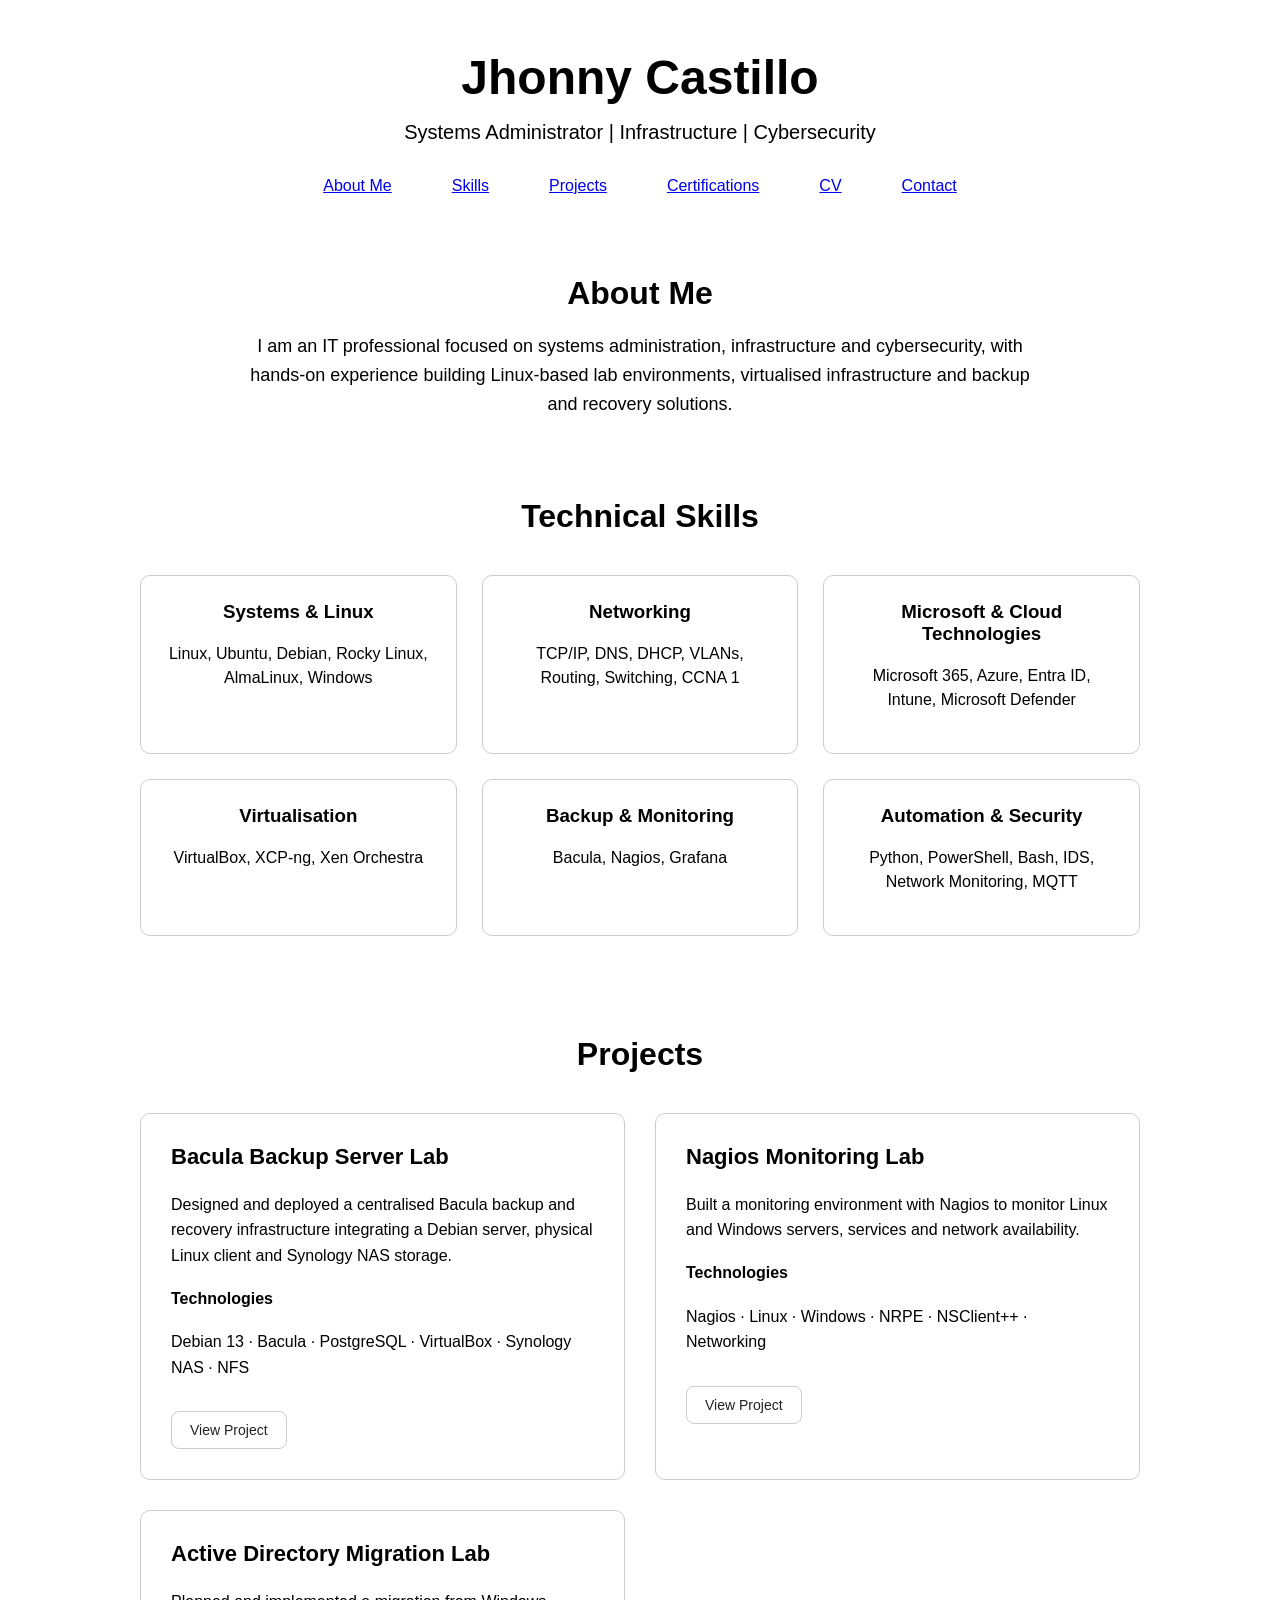
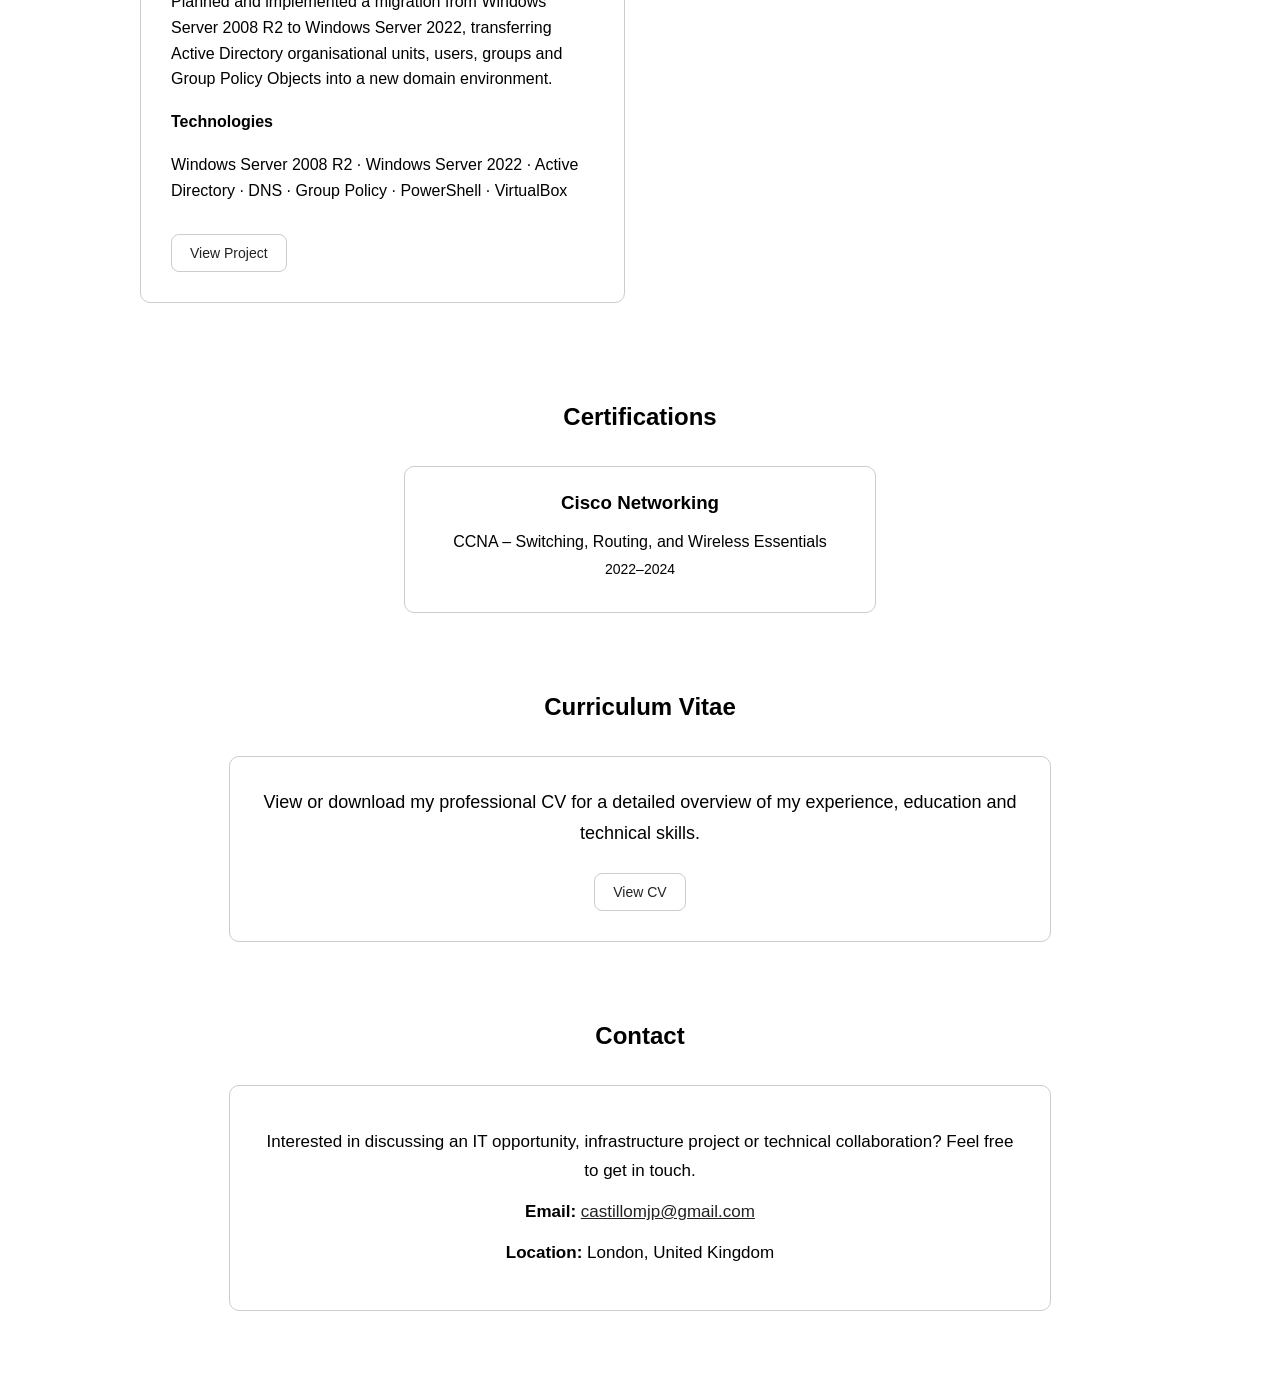
<file: index.html>
<!DOCTYPE html>
<html lang="en">




<head>
    <meta charset="UTF-8">
    <meta name="viewport" content="width=device-width, initial-scale=1.0">

    <title>Jhonny Castillo | Systems Administrator</title>

    <link rel="stylesheet" href="style.css">
</head>


<body>

<header class="main-header">
    <h1>Jhonny Castillo</h1>
    <p>Systems Administrator | Infrastructure | Cybersecurity</p>
</header>


<nav>
        <a href="#about">About Me</a>
        <a href="#skills">Skills</a>
        <a href="#projects">Projects</a>
        <a href="#certifications">Certifications</a>
        <a href="#cv">CV</a>
        <a href="#contact">Contact</a>
</nav>
<section id="about">
    <h2>About Me</h2>

    <p>
        I am an IT professional focused on systems administration,
        infrastructure and cybersecurity, with hands-on experience building
        Linux-based lab environments, virtualised infrastructure and
        backup and recovery solutions.
    </p>
</section>
<section id="skills">
    <h2>Technical Skills</h2>

    <div class="skills-container">

        <div class="skill">
            <h3>Systems & Linux</h3>
            <p>Linux, Ubuntu, Debian, Rocky Linux, AlmaLinux, Windows</p>
        </div>

        <div class="skill">
            <h3>Networking</h3>
            <p>TCP/IP, DNS, DHCP, VLANs, Routing, Switching, CCNA 1</p>
        </div>

        <div class="skill">
            <h3>Microsoft & Cloud Technologies</h3>
            <p>Microsoft 365, Azure, Entra ID, Intune, Microsoft Defender</p>
        </div>

        <div class="skill">
            <h3>Virtualisation</h3>
            <p>VirtualBox, XCP-ng, Xen Orchestra</p>
        </div>

        <div class="skill">
            <h3>Backup & Monitoring</h3>
            <p>Bacula, Nagios, Grafana</p>
        </div>

        <div class="skill">
            <h3>Automation & Security</h3>
            <p>Python, PowerShell, Bash, IDS, Network Monitoring, MQTT</p>
        </div>

    </div>
</section>

<section id="projects">
    <h2>Projects</h2>

    <div class="projects-container">

        <article class="project-card">
            <h3>Bacula Backup Server Lab</h3>

            <p>
            Designed and deployed a centralised Bacula backup and recovery
            infrastructure integrating a Debian server, physical Linux client
            and Synology NAS storage.
            </p>

            <h4>Technologies</h4>

            <p>
                Debian 13 · Bacula · PostgreSQL · VirtualBox · Synology NAS · NFS
            </p>

            <a href="bacula.html">View Project</a>
        </article>

        <article class="project-card">
    <h3>Nagios Monitoring Lab</h3>

    <p>
        Built a monitoring environment with Nagios to monitor
        Linux and Windows servers, services and network availability.
    </p>

    <h4>Technologies</h4>

    <p>
        Nagios · Linux · Windows · NRPE · NSClient++ · Networking
    </p>

    <a href="nagios.html">View Project</a>

</article>


        <article class="project-card">
            <h3>Active Directory Migration Lab</h3>

            <p>
                Planned and implemented a migration from Windows Server
                2008 R2 to Windows Server 2022, transferring Active Directory
                organisational units, users, groups and Group Policy Objects
                into a new domain environment.
            </p>

            <h4>Technologies</h4>

            <p>
                Windows Server 2008 R2 · Windows Server 2022 ·
                Active Directory · DNS · Group Policy · PowerShell · VirtualBox
            </p>

            <a href="active-directory.html">View Project</a>
        </article>

    </div>
</section>

<section id="certifications">
    <h2>Certifications</h2>

    <div class="certifications-container">

        <div class="certification-card">
            <h3>Cisco Networking</h3>
        <p>CCNA – Switching, Routing, and Wireless Essentials</p>
        <p class="certification-note">
            2022–2024
        </p>
        </div>

    </div>
</section>

<section id="cv">
    <h2>Curriculum Vitae</h2>

    <div class="cv-container">
        <p>
            View or download my professional CV for a detailed overview
            of my experience, education and technical skills.
        </p>

        <a href="documents/CV/Jhonny_Castillo.pdf"
           target="_blank"
           class="cv-button">
            View CV
        </a>
    </div>
</section>

<section id="contact">
    <h2>Contact</h2>

    <div class="contact-container">
        <p>
            Interested in discussing an IT opportunity, infrastructure project
            or technical collaboration? Feel free to get in touch.
        </p>

        <p>
            <strong>Email:</strong>
            <a href="mailto:castillomjp@gmail.com">
                castillomjp@gmail.com
            </a>
        </p>

        <p>
            <strong>Location:</strong> London, United Kingdom
        </p>
    </div>
</section>



</body>

</html>
</file>
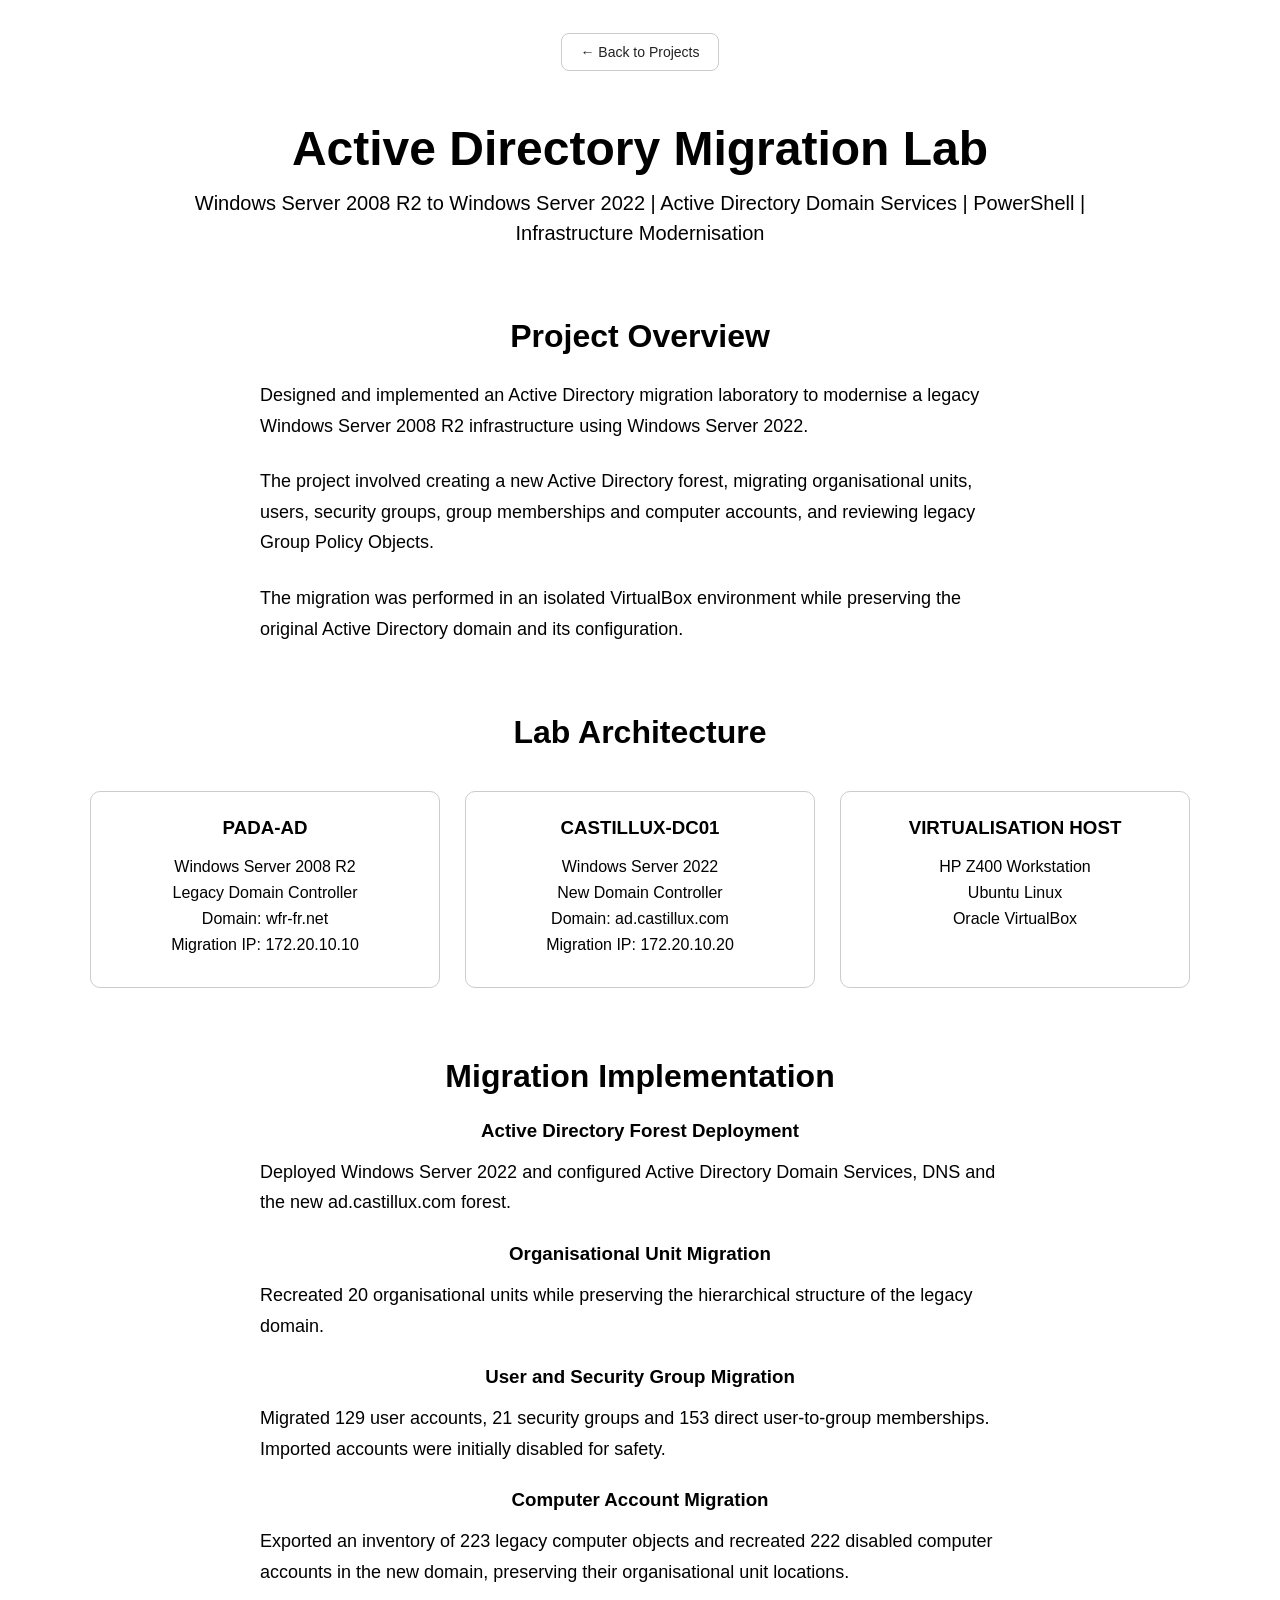
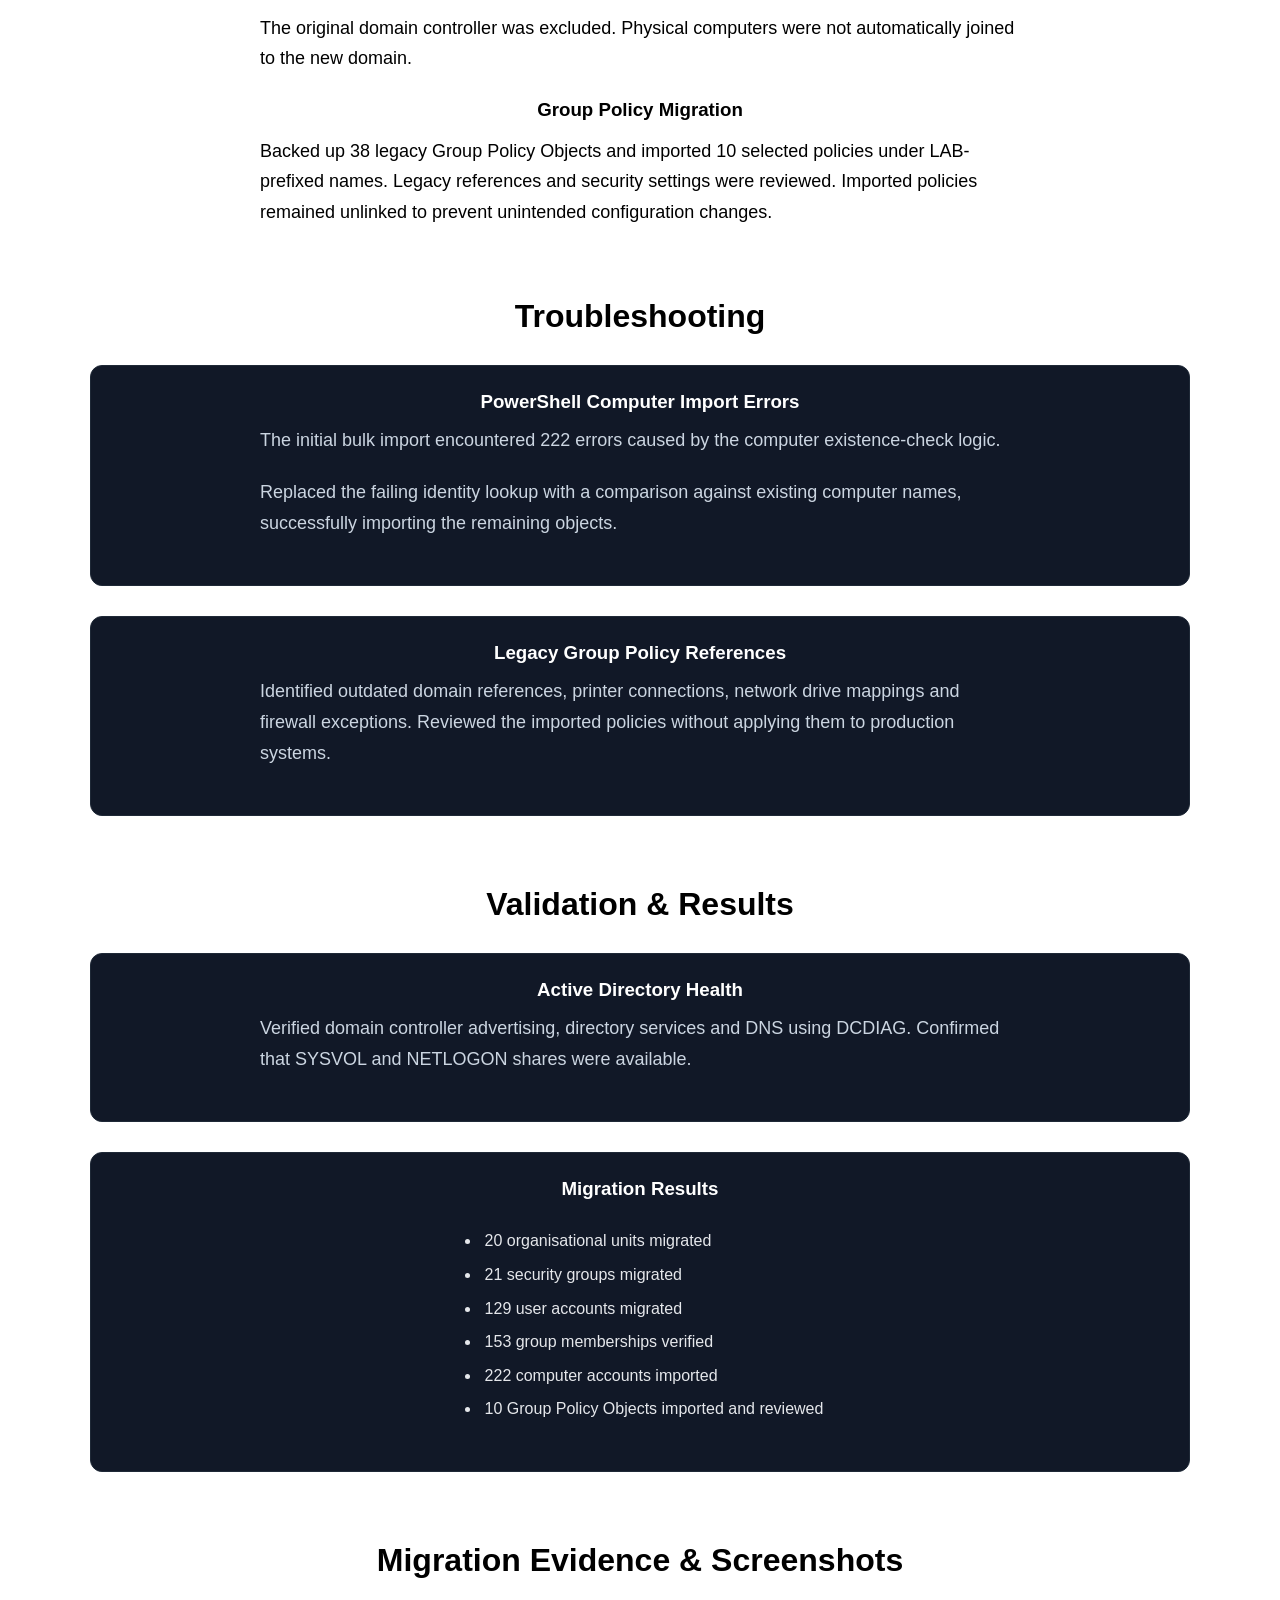
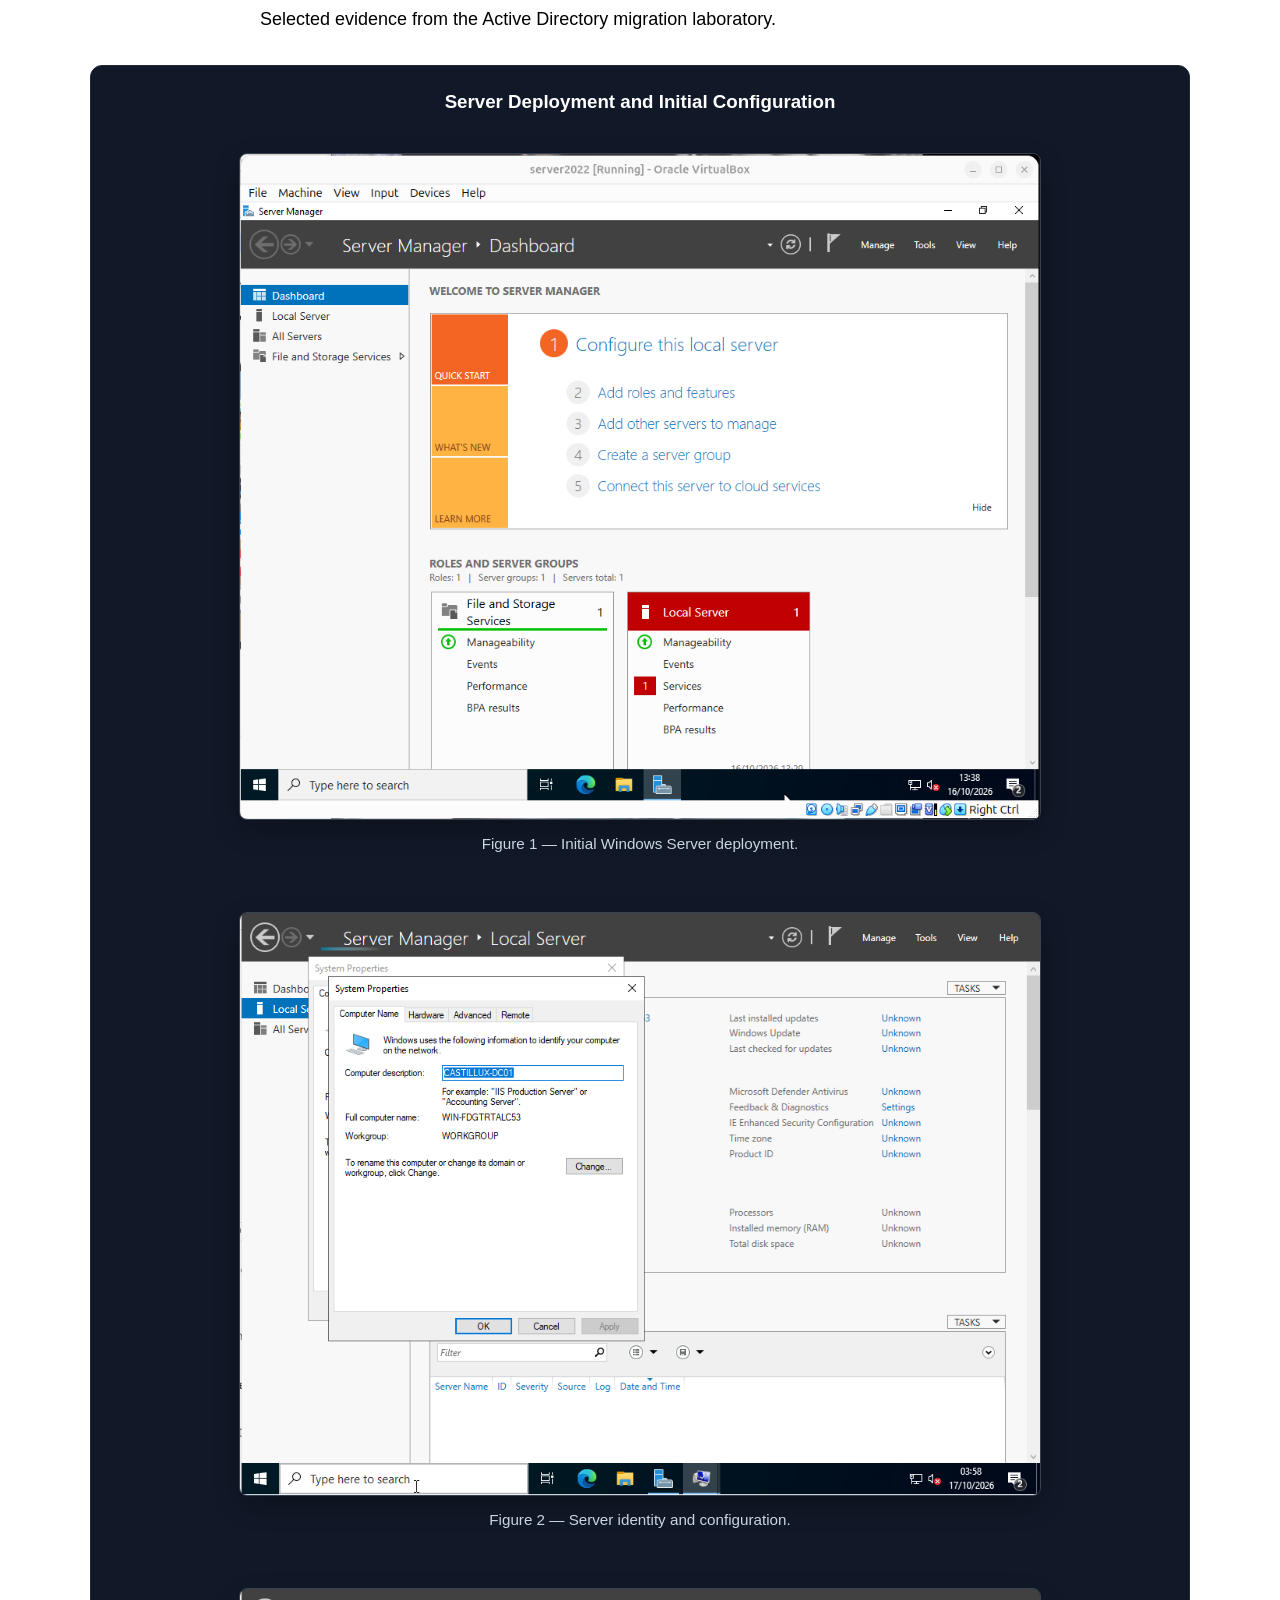
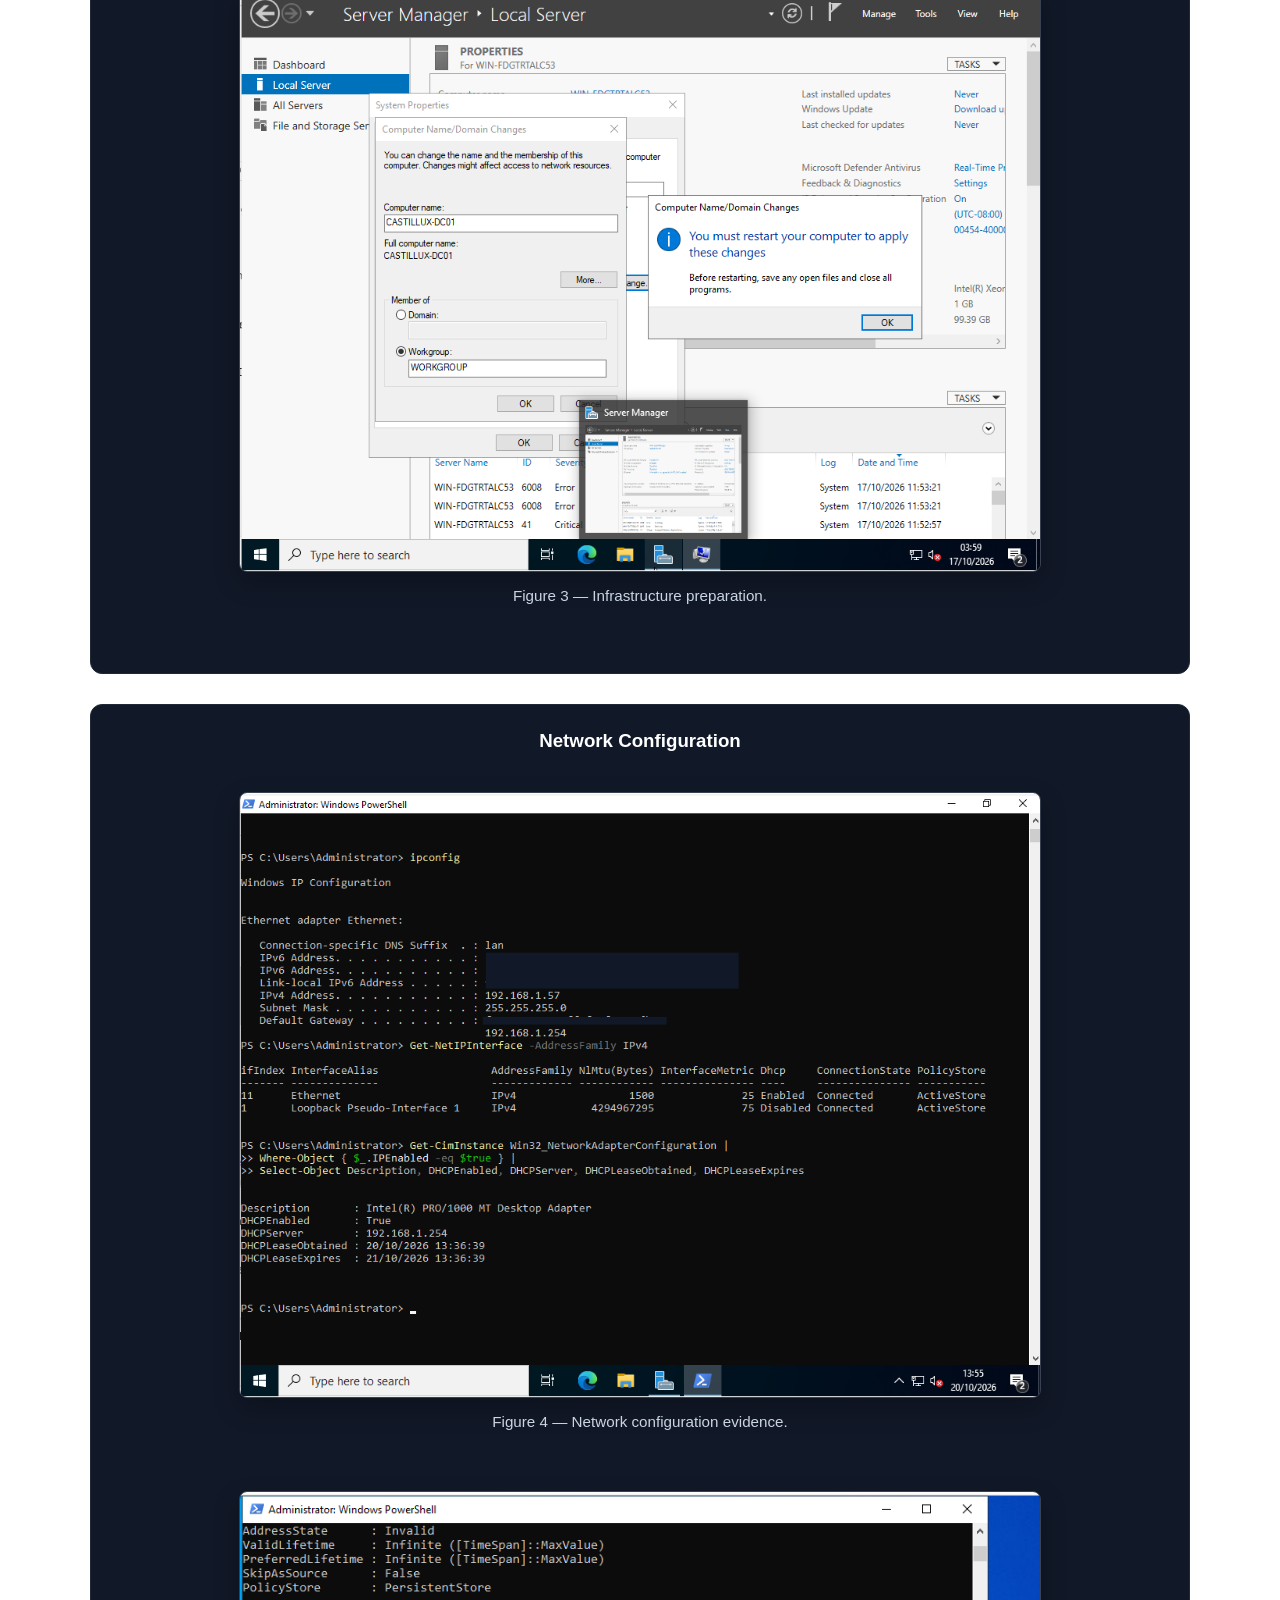
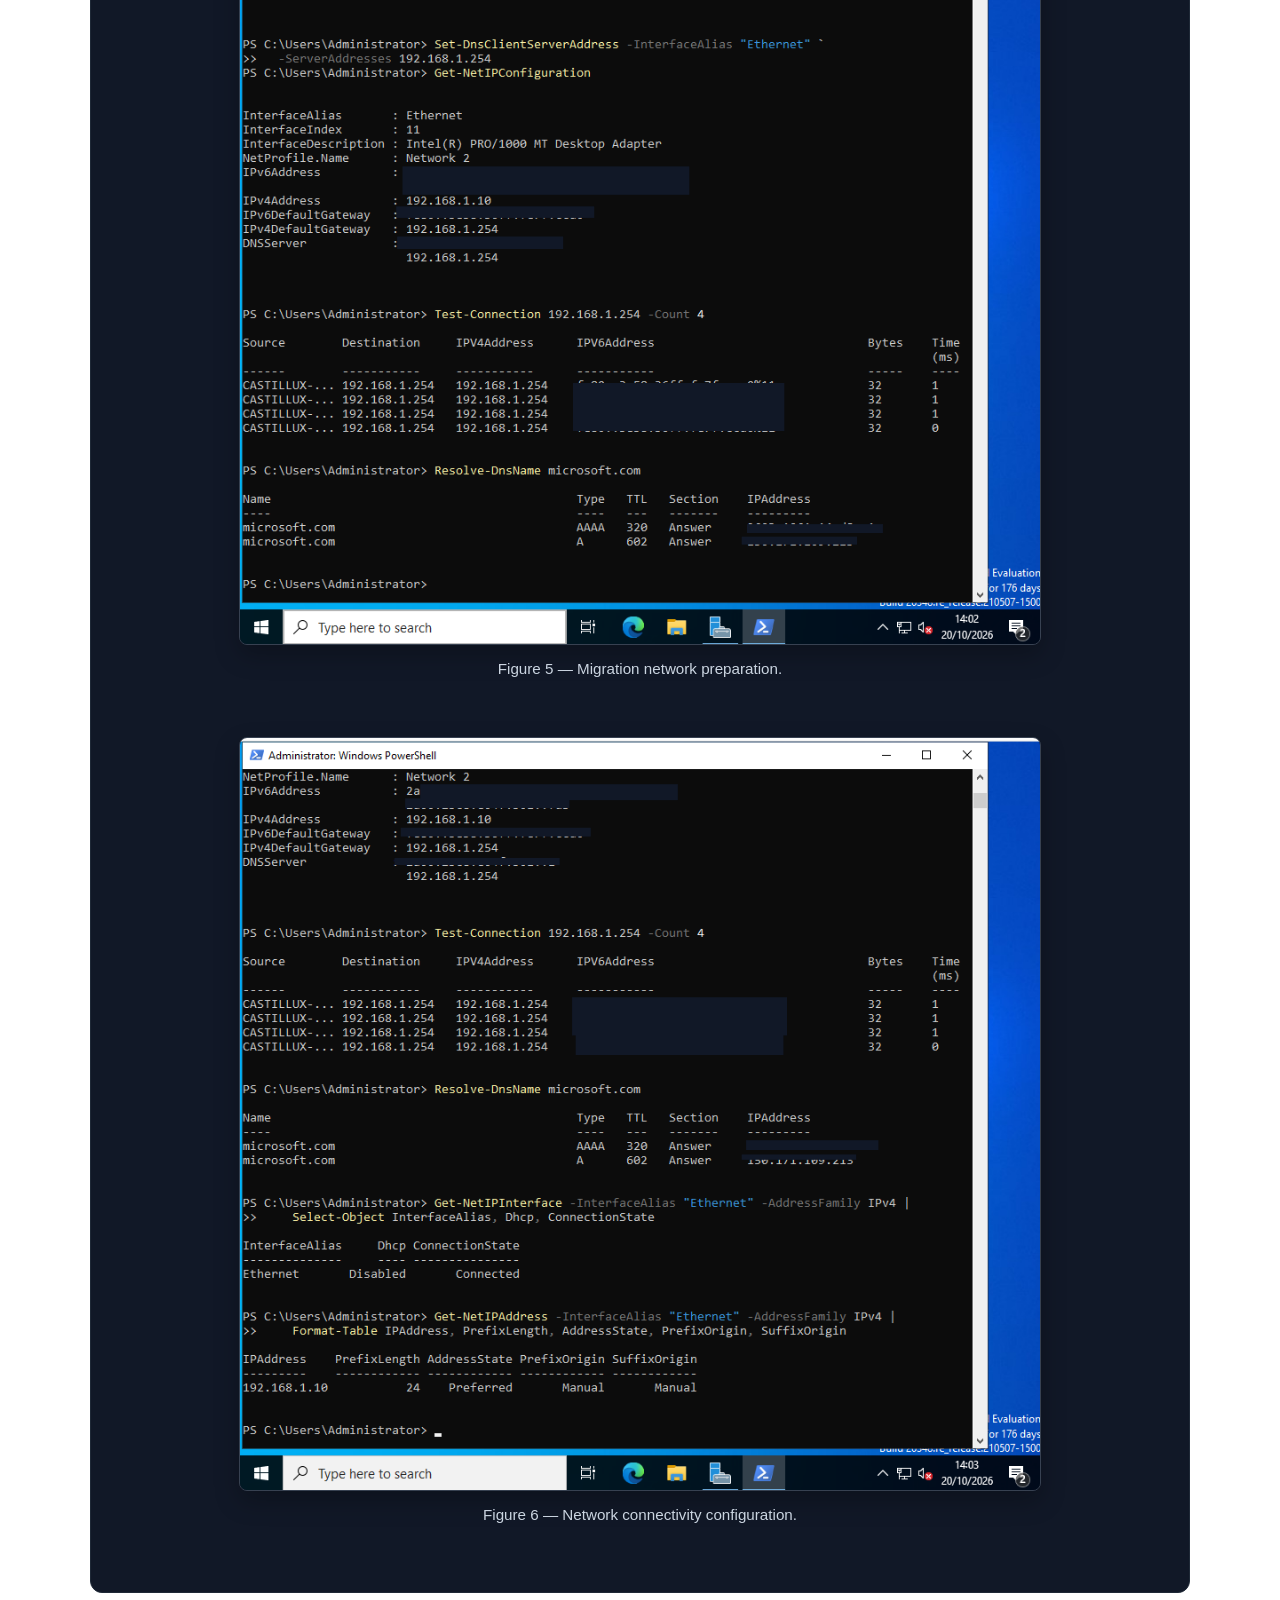
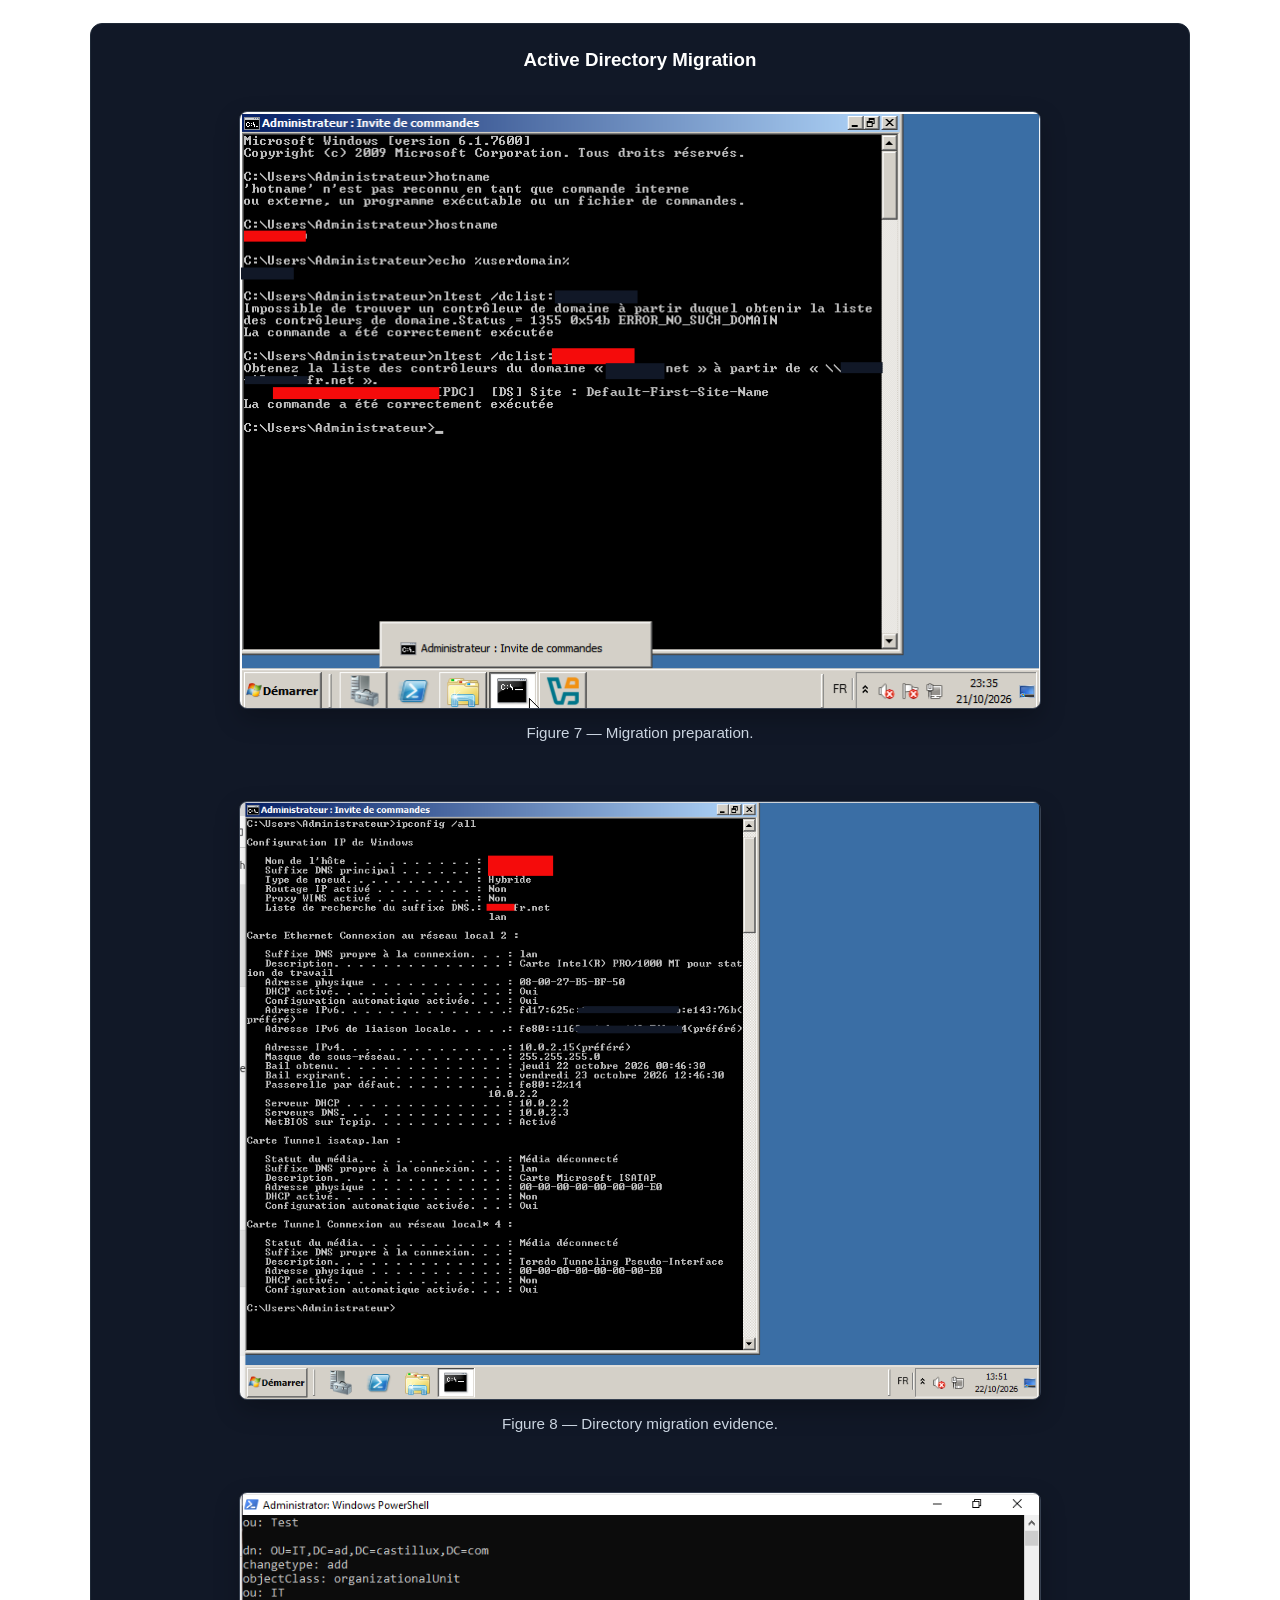
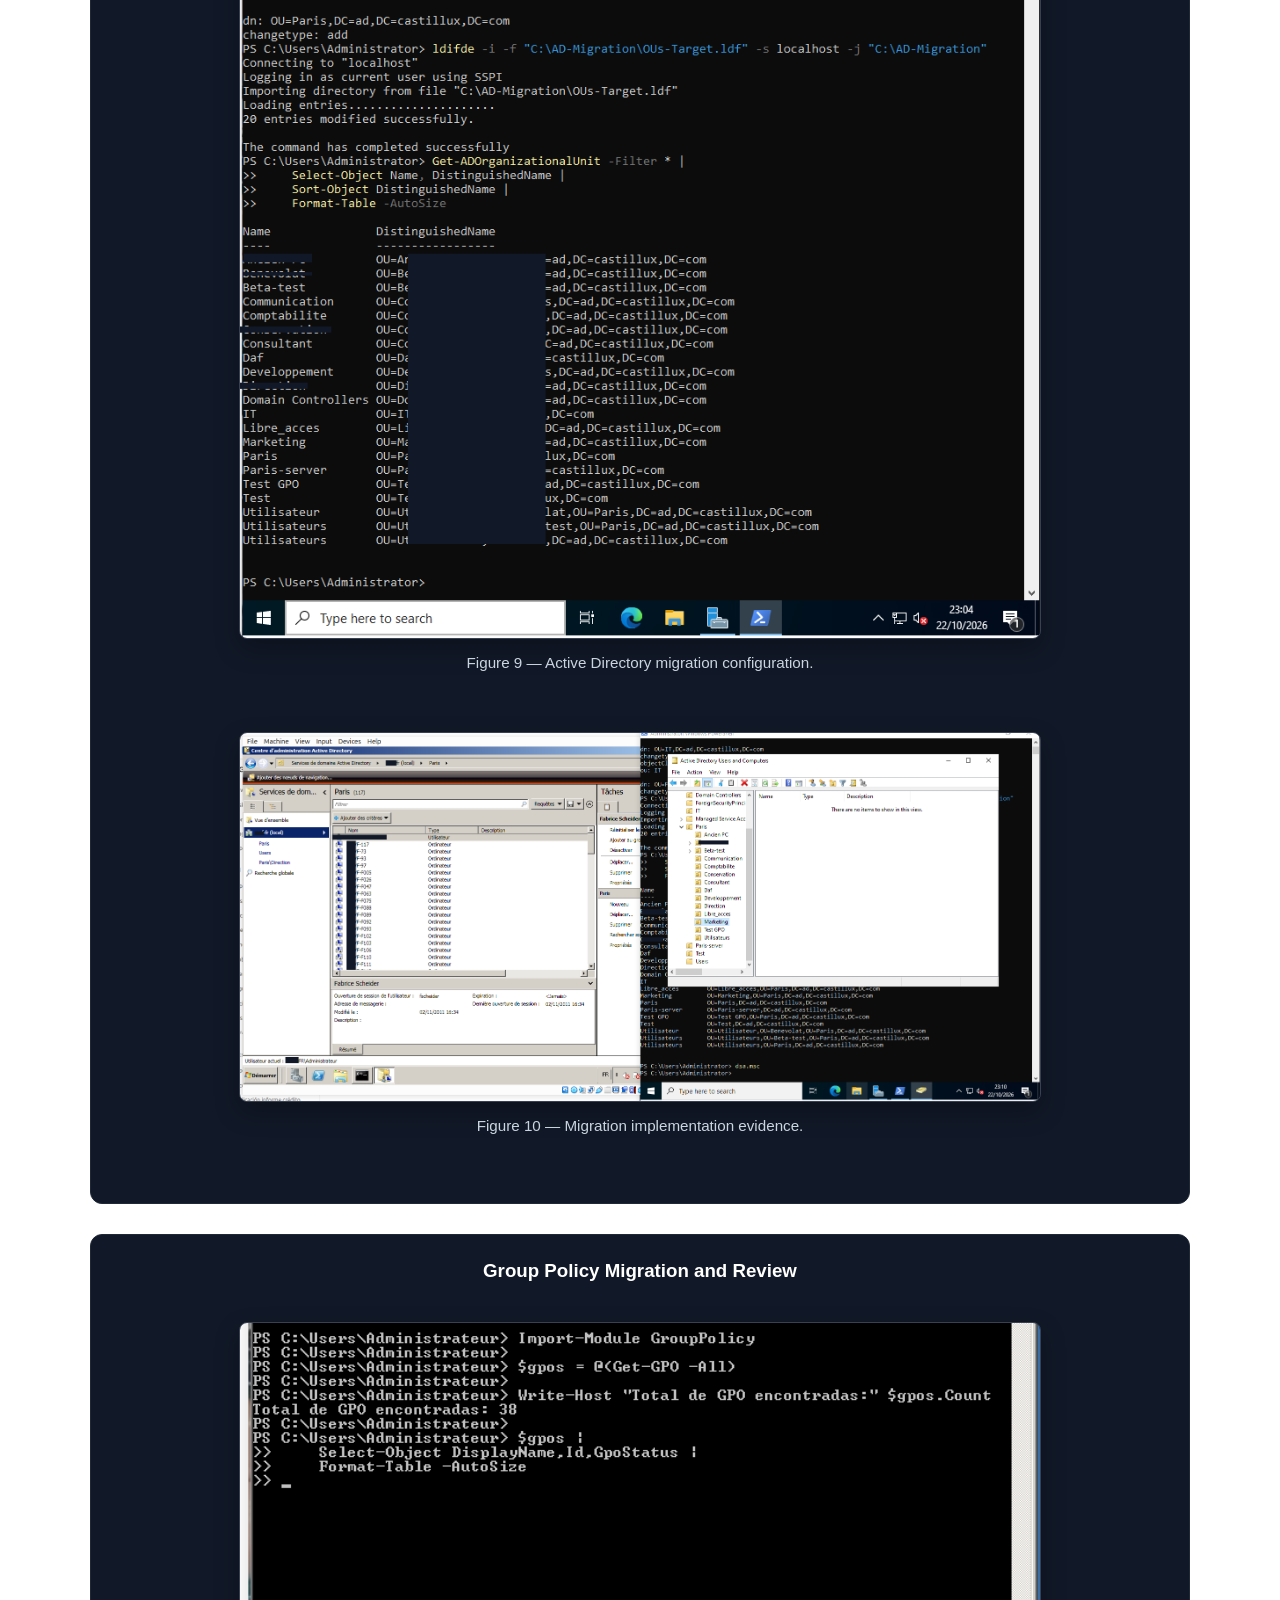
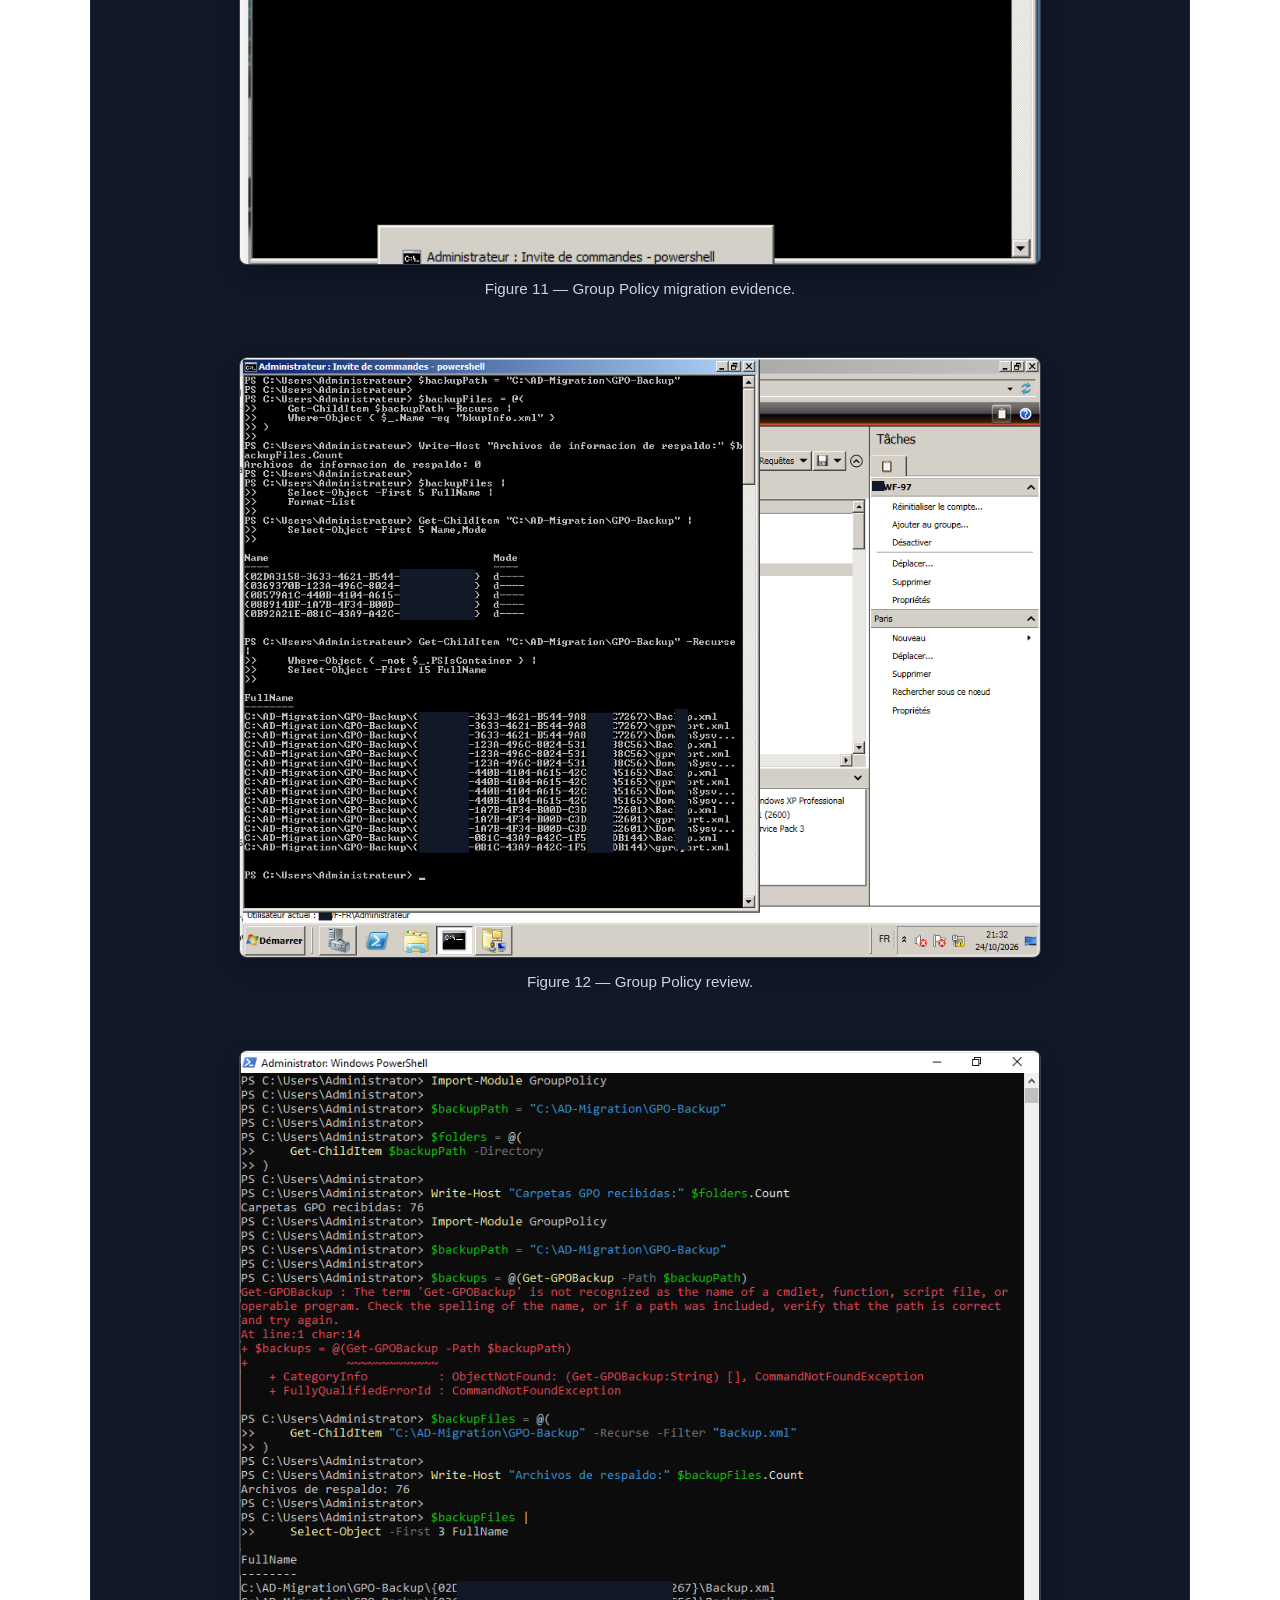
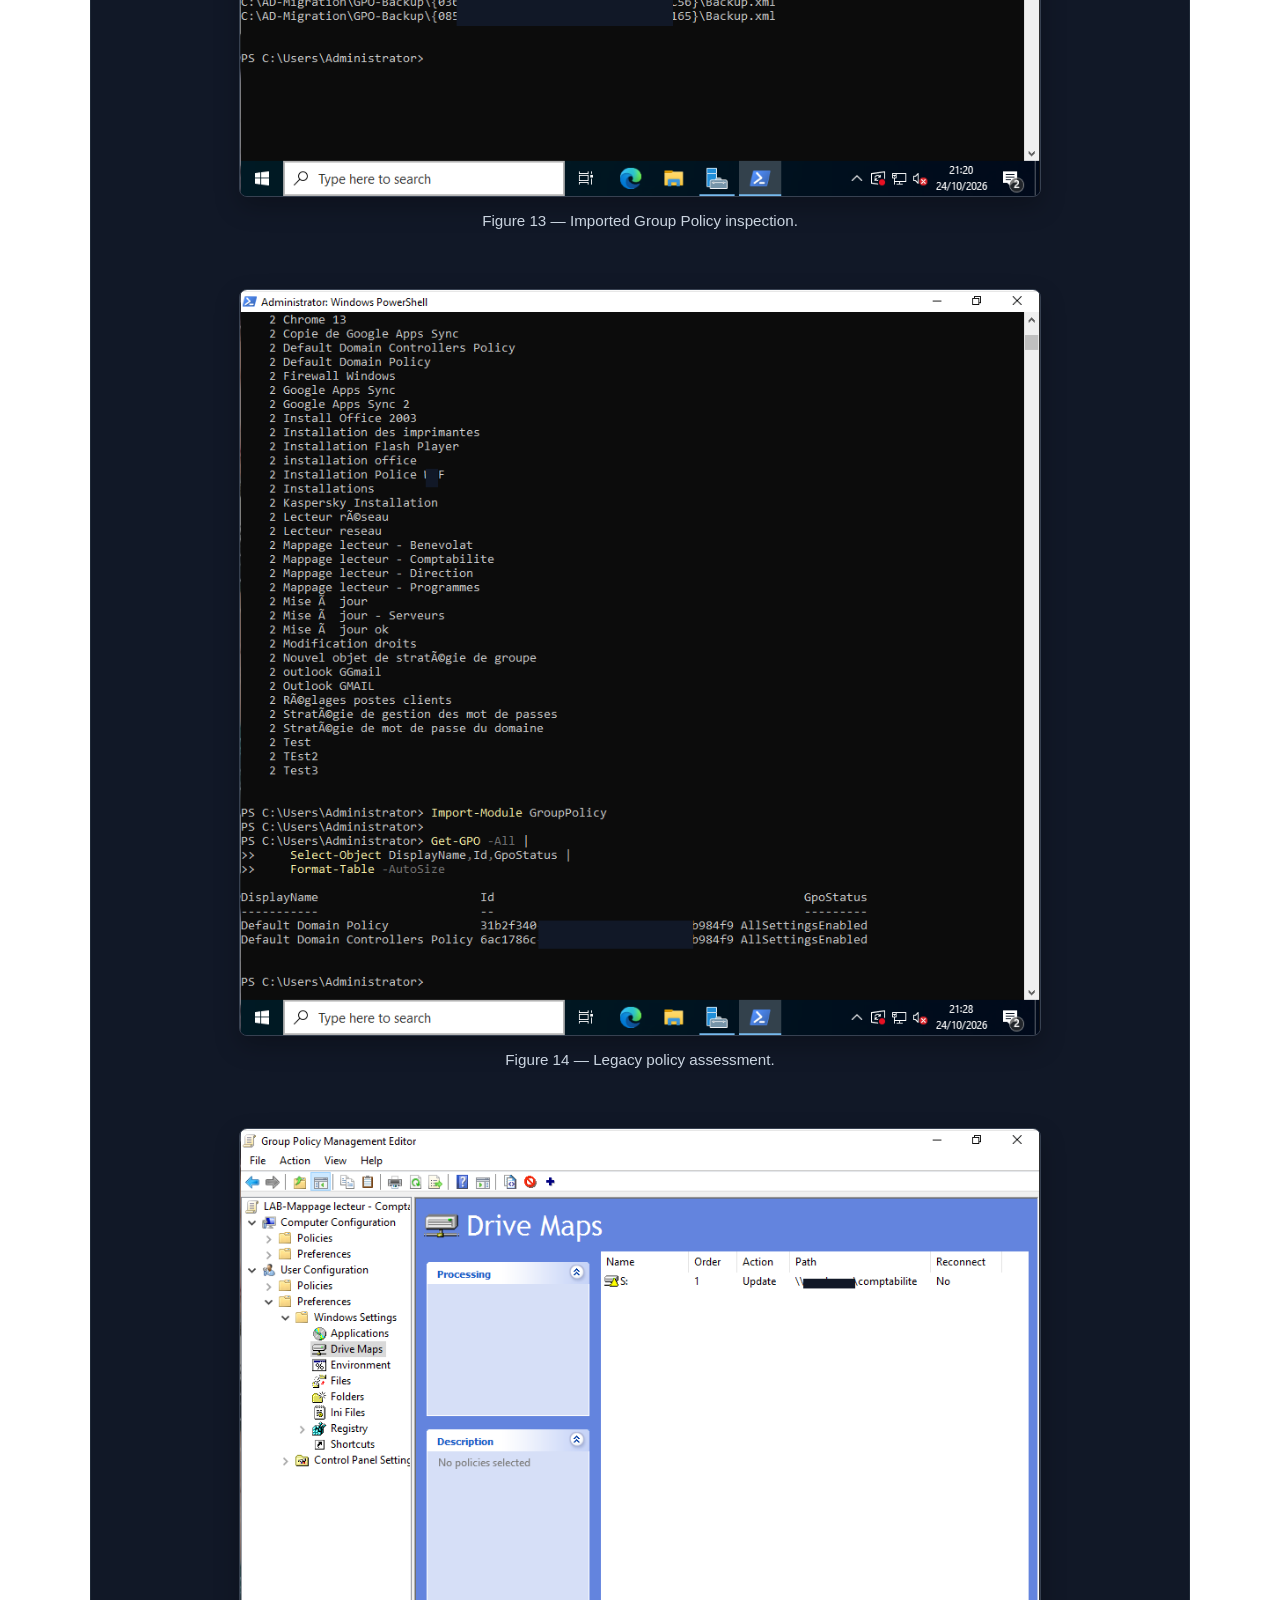
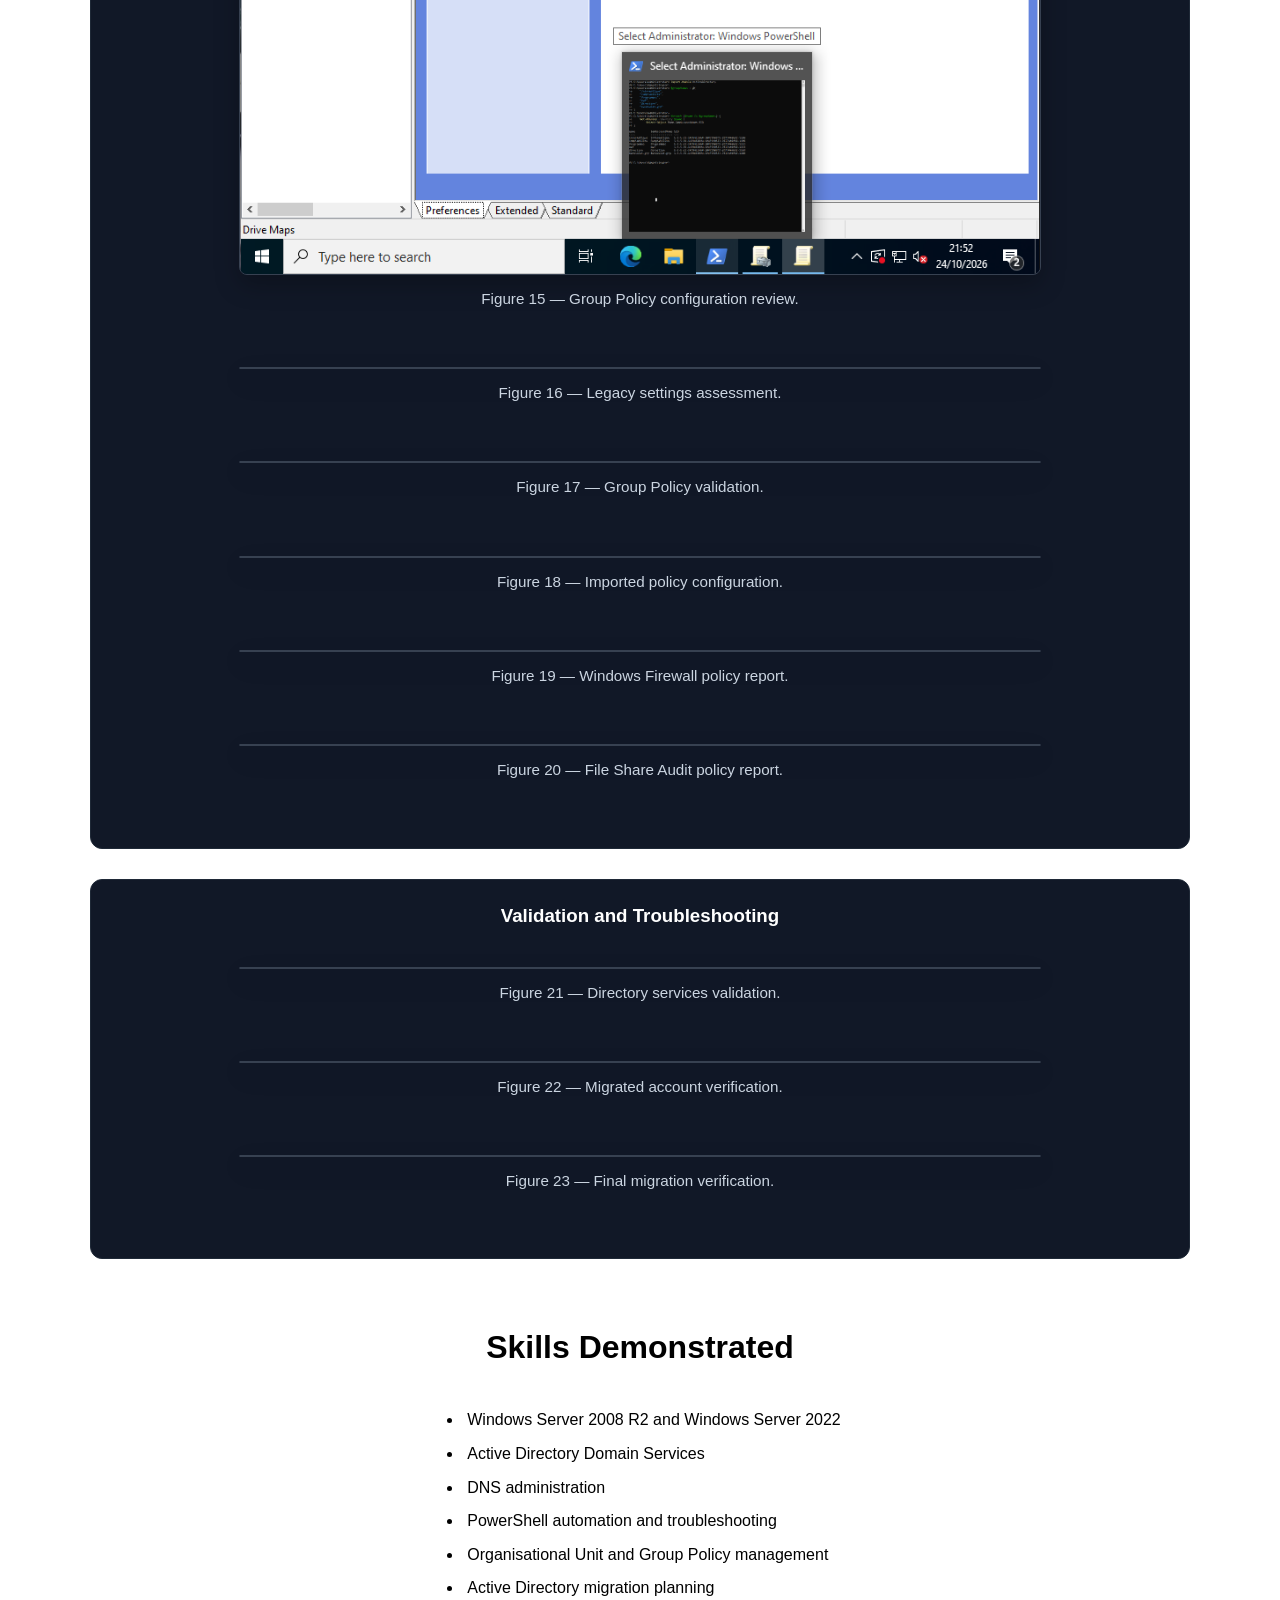
<file: active-directory.html>
<!DOCTYPE html>
<html lang="en-GB">
<head>
    <meta charset="UTF-8">
    <meta name="viewport" content="width=device-width, initial-scale=1.0">
    <title>Active Directory Migration Lab | Jhonny Castillo</title>
    <link rel="stylesheet" href="style.css">
</head>

<body class="active-directory-page">

<a href="index.html#projects" class="back-link">
    &larr; Back to Projects
</a>

<header class="project-header">
    <h1>Active Directory Migration Lab</h1>
    <p>
        Windows Server 2008 R2 to Windows Server 2022 |
        Active Directory Domain Services |
        PowerShell | Infrastructure Modernisation
    </p>
</header>

<section class="project-section project-overview">
    <h2>Project Overview</h2>

    <p>
        Designed and implemented an Active Directory migration
        laboratory to modernise a legacy Windows Server 2008 R2
        infrastructure using Windows Server 2022.
    </p>

    <p>
        The project involved creating a new Active Directory forest,
        migrating organisational units, users, security groups,
        group memberships and computer accounts, and reviewing
        legacy Group Policy Objects.
    </p>

    <p>
        The migration was performed in an isolated VirtualBox
        environment while preserving the original Active Directory
        domain and its configuration.
    </p>
</section>

<section class="project-section">
    <h2>Lab Architecture</h2>

    <div class="architecture">

        <div class="architecture-box">
            <h3>PADA-AD</h3>
            <p>Windows Server 2008 R2</p>
            <p>Legacy Domain Controller</p>
            <p>Domain: wfr-fr.net</p>
            <p>Migration IP: 172.20.10.10</p>
        </div>

        <div class="architecture-box">
            <h3>CASTILLUX-DC01</h3>
            <p>Windows Server 2022</p>
            <p>New Domain Controller</p>
            <p>Domain: ad.castillux.com</p>
            <p>Migration IP: 172.20.10.20</p>
        </div>

        <div class="architecture-box">
            <h3>VIRTUALISATION HOST</h3>
            <p>HP Z400 Workstation</p>
            <p>Ubuntu Linux</p>
            <p>Oracle VirtualBox</p>
        </div>

    </div>
</section>

<section class="project-section implementation">
    <h2>Migration Implementation</h2>

    <h3>Active Directory Forest Deployment</h3>
    <p>
        Deployed Windows Server 2022 and configured Active Directory
        Domain Services, DNS and the new ad.castillux.com forest.
    </p>

    <h3>Organisational Unit Migration</h3>
    <p>
        Recreated 20 organisational units while preserving the
        hierarchical structure of the legacy domain.
    </p>

    <h3>User and Security Group Migration</h3>
    <p>
        Migrated 129 user accounts, 21 security groups and
        153 direct user-to-group memberships.
        Imported accounts were initially disabled for safety.
    </p>

    <h3>Computer Account Migration</h3>
    <p>
        Exported an inventory of 223 legacy computer objects
        and recreated 222 disabled computer accounts in the
        new domain, preserving their organisational unit locations.
    </p>

    <p>
        The original domain controller was excluded.
        Physical computers were not automatically joined to
        the new domain.
    </p>

    <h3>Group Policy Migration</h3>
    <p>
        Backed up 38 legacy Group Policy Objects and imported
        10 selected policies under LAB-prefixed names.
        Legacy references and security settings were reviewed.
        Imported policies remained unlinked to prevent
        unintended configuration changes.
    </p>
</section>

<section class="project-section">
    <h2>Troubleshooting</h2>

    <div class="validation-step">
        <h3>PowerShell Computer Import Errors</h3>
        <p>
            The initial bulk import encountered 222 errors
            caused by the computer existence-check logic.
        </p>
        <p>
            Replaced the failing identity lookup with a
            comparison against existing computer names,
            successfully importing the remaining objects.
        </p>
    </div>

    <div class="validation-step">
        <h3>Legacy Group Policy References</h3>
        <p>
            Identified outdated domain references, printer
            connections, network drive mappings and firewall
            exceptions. Reviewed the imported policies without
            applying them to production systems.
        </p>
    </div>
</section>

<section class="project-section">
    <h2>Validation &amp; Results</h2>

    <div class="validation-step">
        <h3>Active Directory Health</h3>
        <p>
            Verified domain controller advertising, directory
            services and DNS using DCDIAG. Confirmed that
            SYSVOL and NETLOGON shares were available.
        </p>
    </div>

    <div class="validation-step">
        <h3>Migration Results</h3>
        <ul>
            <li>20 organisational units migrated</li>
            <li>21 security groups migrated</li>
            <li>129 user accounts migrated</li>
            <li>153 group memberships verified</li>
            <li>222 computer accounts imported</li>
            <li>10 Group Policy Objects imported and reviewed</li>
        </ul>
    </div>
</section>


<section class="project-section">
    <h2>Migration Evidence &amp; Screenshots</h2>
    <p>Selected evidence from the Active Directory migration laboratory.</p>
    <div class="validation-step">
        <h3>Server Deployment and Initial Configuration</h3>
        <figure>
            <img src="images/active-directory/ad-01.png"
                 alt="Initial Windows Server deployment"
                 loading="lazy">
            <figcaption>Figure 1 — Initial Windows Server deployment.</figcaption>
        </figure>
        <figure>
            <img src="images/active-directory/ad-03.png"
                 alt="Server identity and configuration"
                 loading="lazy">
            <figcaption>Figure 2 — Server identity and configuration.</figcaption>
        </figure>
        <figure>
            <img src="images/active-directory/ad-04.png"
                 alt="Infrastructure preparation"
                 loading="lazy">
            <figcaption>Figure 3 — Infrastructure preparation.</figcaption>
        </figure>
    </div>
    <div class="validation-step">
        <h3>Network Configuration</h3>
        <figure>
            <img src="images/active-directory/ad-15.png"
                 alt="Network configuration evidence"
                 loading="lazy">
            <figcaption>Figure 4 — Network configuration evidence.</figcaption>
        </figure>
        <figure>
            <img src="images/active-directory/ad-16.png"
                 alt="Migration network preparation"
                 loading="lazy">
            <figcaption>Figure 5 — Migration network preparation.</figcaption>
        </figure>
        <figure>
            <img src="images/active-directory/ad-17.png"
                 alt="Network connectivity configuration"
                 loading="lazy">
            <figcaption>Figure 6 — Network connectivity configuration.</figcaption>
        </figure>
    </div>
    <div class="validation-step">
        <h3>Active Directory Migration</h3>
        <figure>
            <img src="images/active-directory/ad-36.png"
                 alt="Migration preparation"
                 loading="lazy">
            <figcaption>Figure 7 — Migration preparation.</figcaption>
        </figure>
        <figure>
            <img src="images/active-directory/ad-39.png"
                 alt="Directory migration evidence"
                 loading="lazy">
            <figcaption>Figure 8 — Directory migration evidence.</figcaption>
        </figure>
        <figure>
            <img src="images/active-directory/ad-42.png"
                 alt="Active Directory migration configuration"
                 loading="lazy">
            <figcaption>Figure 9 — Active Directory migration configuration.</figcaption>
        </figure>
        <figure>
            <img src="images/active-directory/ad-44.png"
                 alt="Migration implementation evidence"
                 loading="lazy">
            <figcaption>Figure 10 — Migration implementation evidence.</figcaption>
        </figure>
    </div>
    <div class="validation-step">
        <h3>Group Policy Migration and Review</h3>
        <figure>
            <img src="images/active-directory/ad-50.png"
                 alt="Group Policy migration evidence"
                 loading="lazy">
            <figcaption>Figure 11 — Group Policy migration evidence.</figcaption>
        </figure>
        <figure>
            <img src="images/active-directory/ad-57.png"
                 alt="Group Policy review"
                 loading="lazy">
            <figcaption>Figure 12 — Group Policy review.</figcaption>
        </figure>
        <figure>
            <img src="images/active-directory/ad-64.png"
                 alt="Imported Group Policy inspection"
                 loading="lazy">
            <figcaption>Figure 13 — Imported Group Policy inspection.</figcaption>
        </figure>
        <figure>
            <img src="images/active-directory/ad-67.png"
                 alt="Legacy policy assessment"
                 loading="lazy">
            <figcaption>Figure 14 — Legacy policy assessment.</figcaption>
        </figure>
        <figure>
            <img src="images/active-directory/ad-70.png"
                 alt="Group Policy configuration review"
                 loading="lazy">
            <figcaption>Figure 15 — Group Policy configuration review.</figcaption>
        </figure>
        <figure>
            <img src="images/active-directory/ad-73.png"
                 alt="Legacy settings assessment"
                 loading="lazy">
            <figcaption>Figure 16 — Legacy settings assessment.</figcaption>
        </figure>
        <figure>
            <img src="images/active-directory/ad-79.png"
                 alt="Group Policy validation"
                 loading="lazy">
            <figcaption>Figure 17 — Group Policy validation.</figcaption>
        </figure>
        <figure>
            <img src="images/active-directory/ad-83.png"
                 alt="Imported policy configuration"
                 loading="lazy">
            <figcaption>Figure 18 — Imported policy configuration.</figcaption>
        </figure>
        <figure>
            <img src="images/active-directory/ad-85.png"
                 alt="Windows Firewall policy report"
                 loading="lazy">
            <figcaption>Figure 19 — Windows Firewall policy report.</figcaption>
        </figure>
        <figure>
            <img src="images/active-directory/ad-90.png"
                 alt="File Share Audit policy report"
                 loading="lazy">
            <figcaption>Figure 20 — File Share Audit policy report.</figcaption>
        </figure>
    </div>
    <div class="validation-step">
        <h3>Validation and Troubleshooting</h3>
        <figure>
            <img src="images/active-directory/ad-92.png"
                 alt="Directory services validation"
                 loading="lazy">
            <figcaption>Figure 21 — Directory services validation.</figcaption>
        </figure>
        <figure>
            <img src="images/active-directory/ad-93.png"
                 alt="Migrated account verification"
                 loading="lazy">
            <figcaption>Figure 22 — Migrated account verification.</figcaption>
        </figure>
        <figure>
            <img src="images/active-directory/ad-94.png"
                 alt="Final migration verification"
                 loading="lazy">
            <figcaption>Figure 23 — Final migration verification.</figcaption>
        </figure>
    </div>
</section>

<section class="project-section">
    <h2>Skills Demonstrated</h2>

    <ul>
        <li>Windows Server 2008 R2 and Windows Server 2022</li>
        <li>Active Directory Domain Services</li>
        <li>DNS administration</li>
        <li>PowerShell automation and troubleshooting</li>
        <li>Organisational Unit and Group Policy management</li>
        <li>Active Directory migration planning</li>
        <li>Oracle VirtualBox and virtual networking</li>
        <li>Infrastructure validation and documentation</li>
    </ul>
</section>


<section class="project-section">
    <h2>Technical Documentation</h2>

    <p>
        Download the complete Active Directory migration
        technical tutorial, including PowerShell commands,
        troubleshooting, validation results and screenshots.
    </p>

    <p>
        <a href="documents/Active-Directory/Active_Directory_Migration_Lab.pdf"
           target="_blank"
           rel="noopener"
           download>
            Download Technical Documentation (PDF)
        </a>
    </p>
</section>

<a href="index.html#projects" class="back-link">
    &larr; Back to Projects
</a>

</body>
</html>
</file>
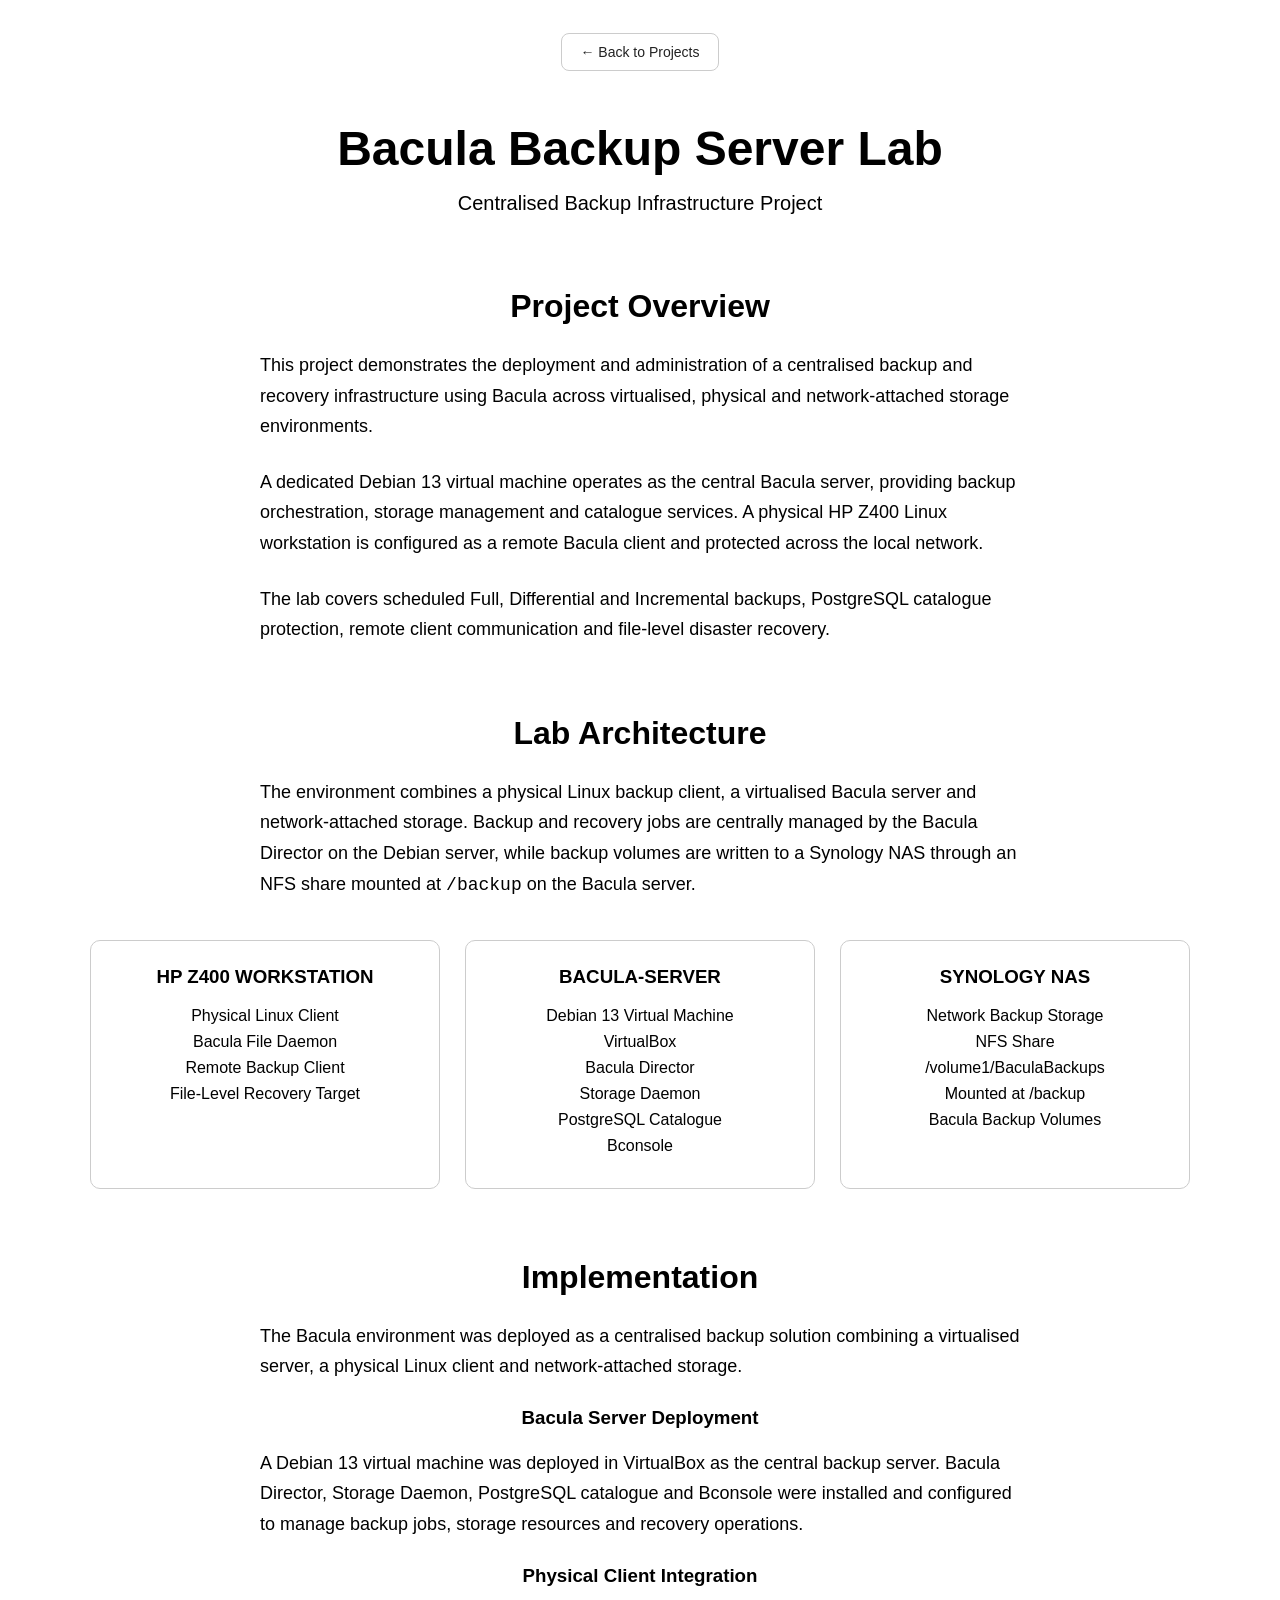
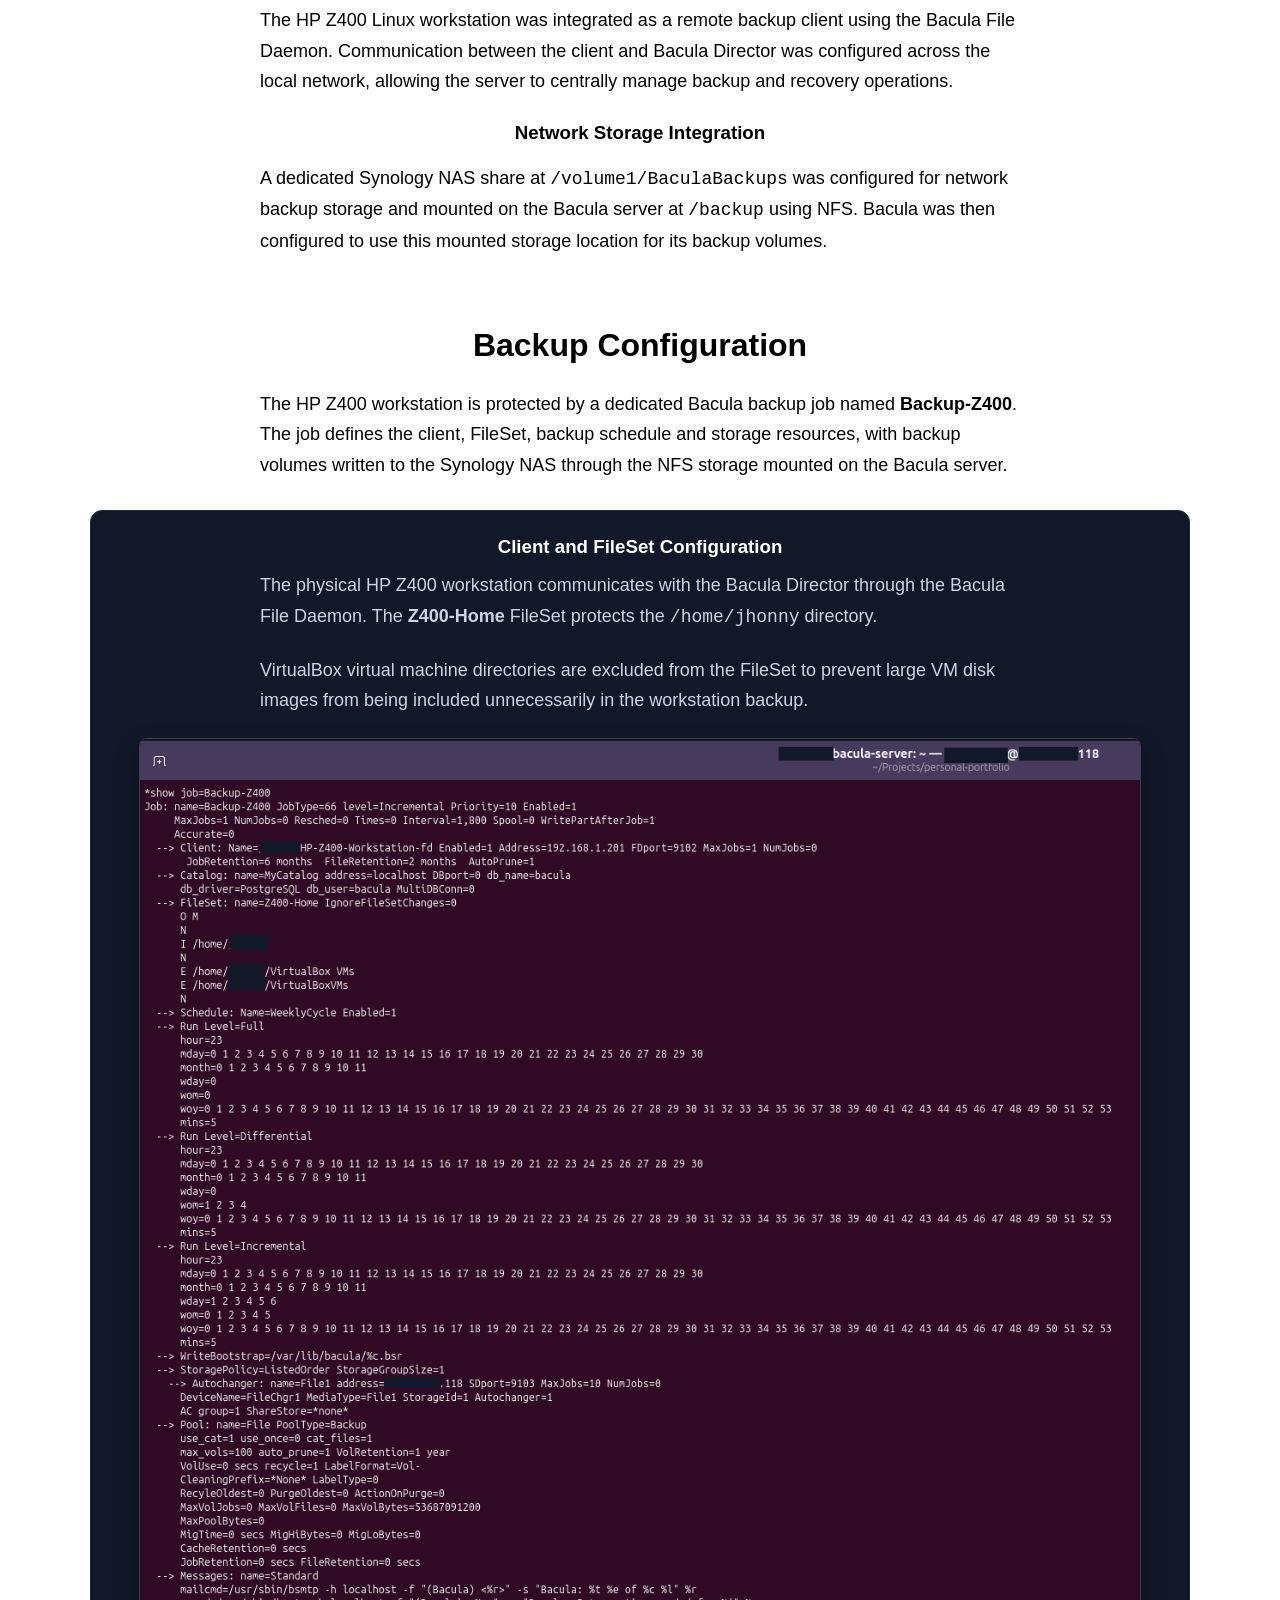
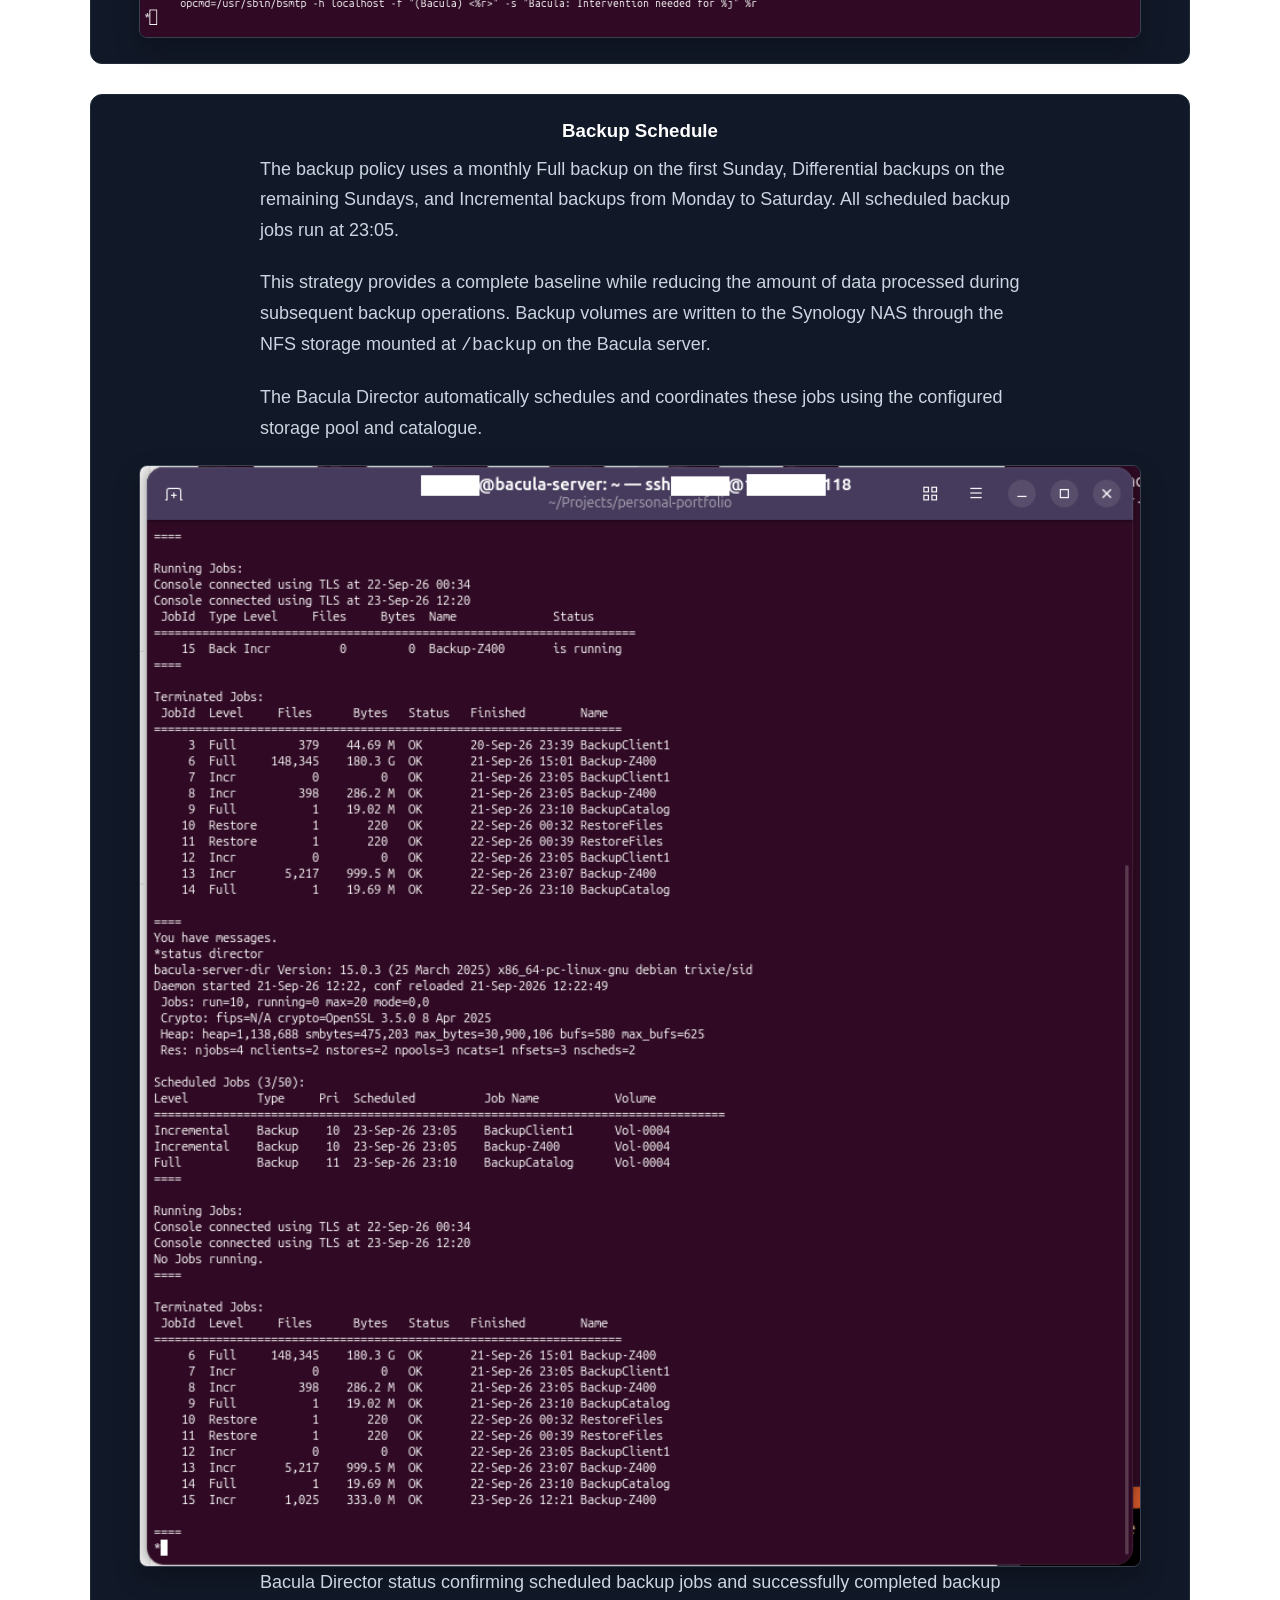
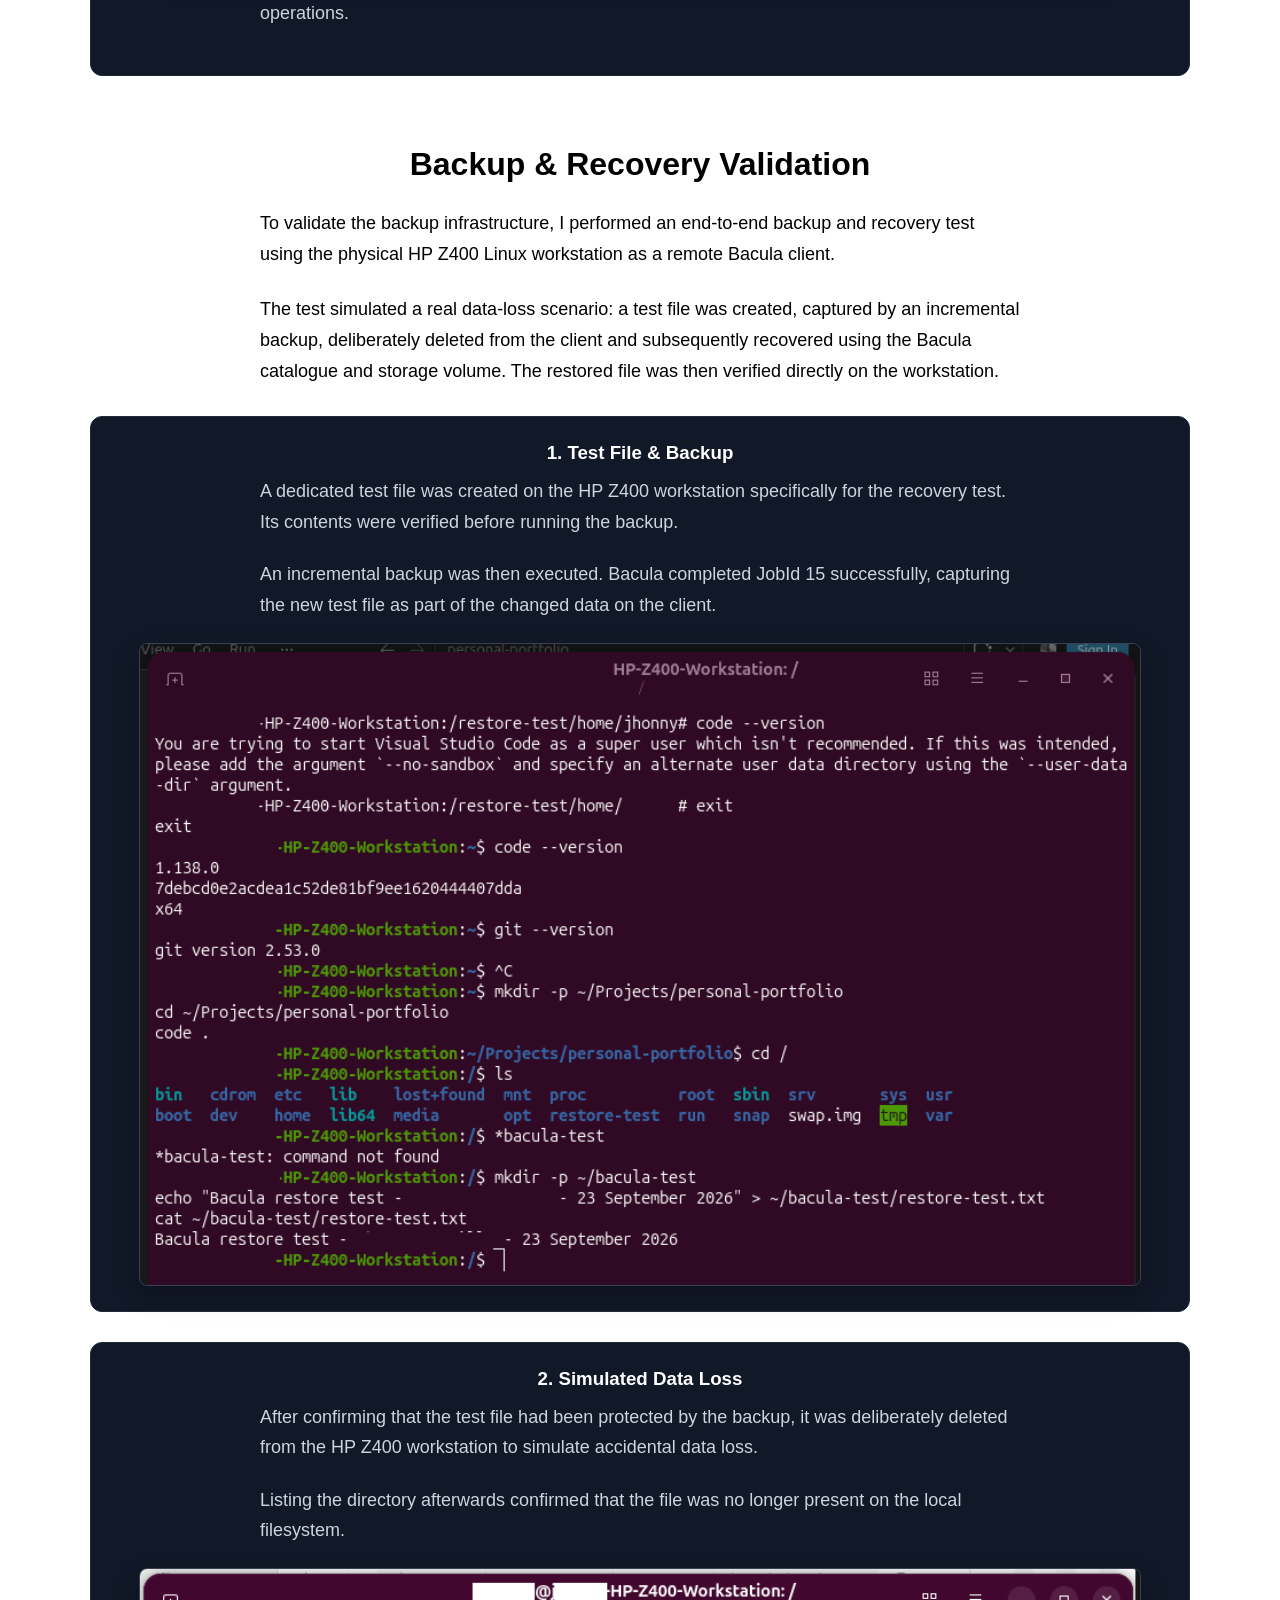
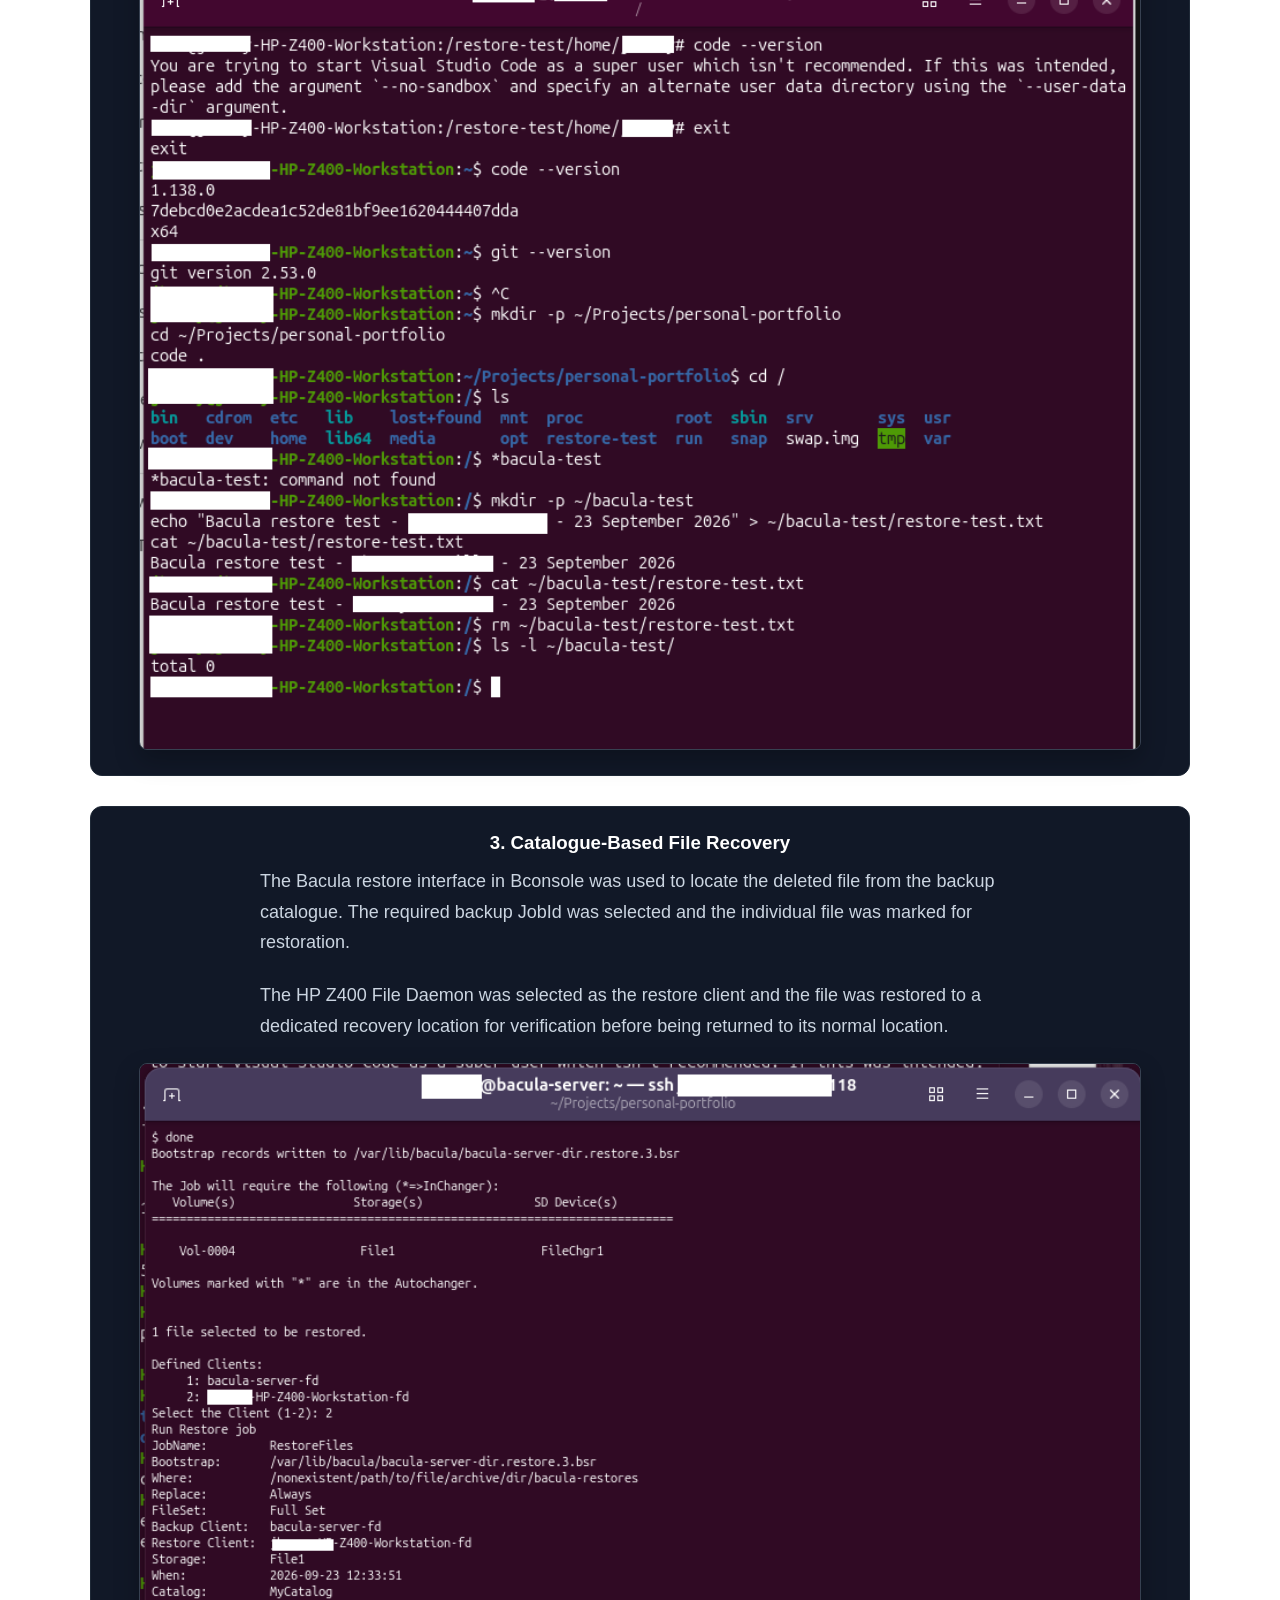
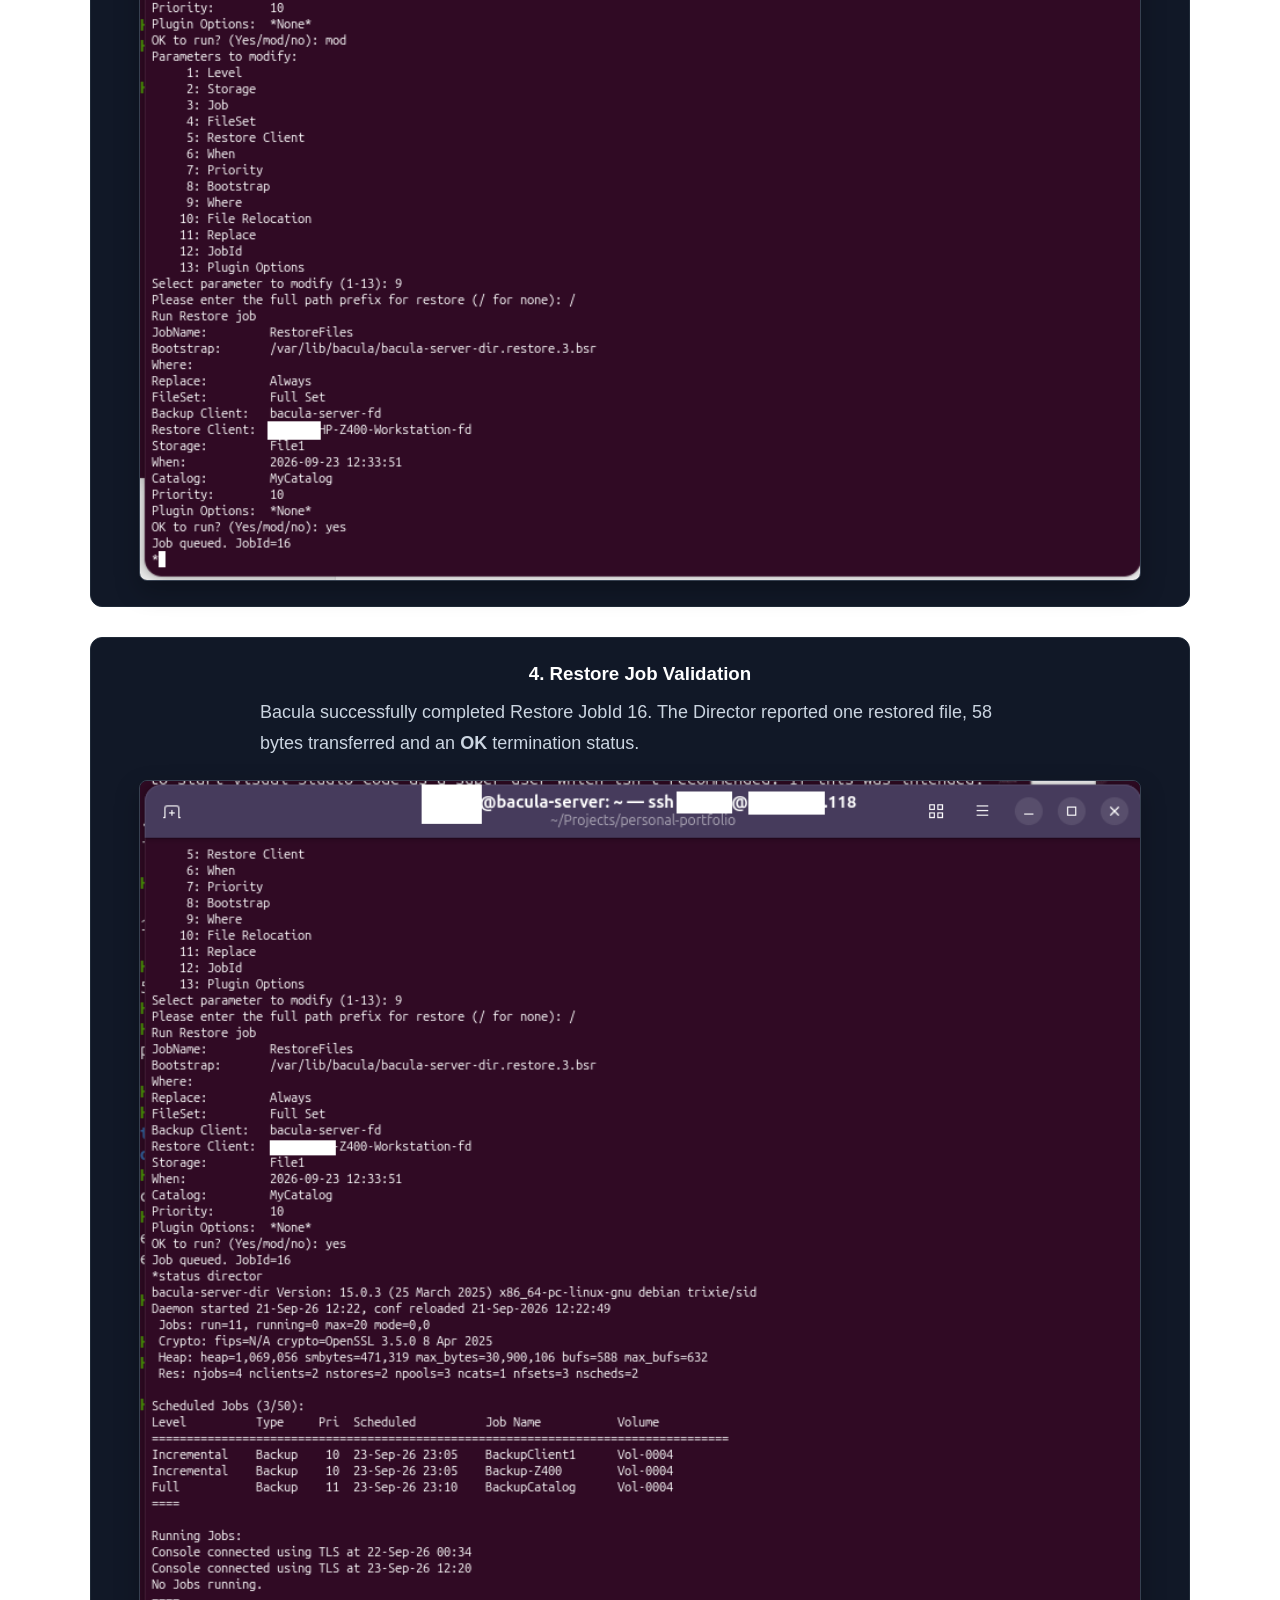
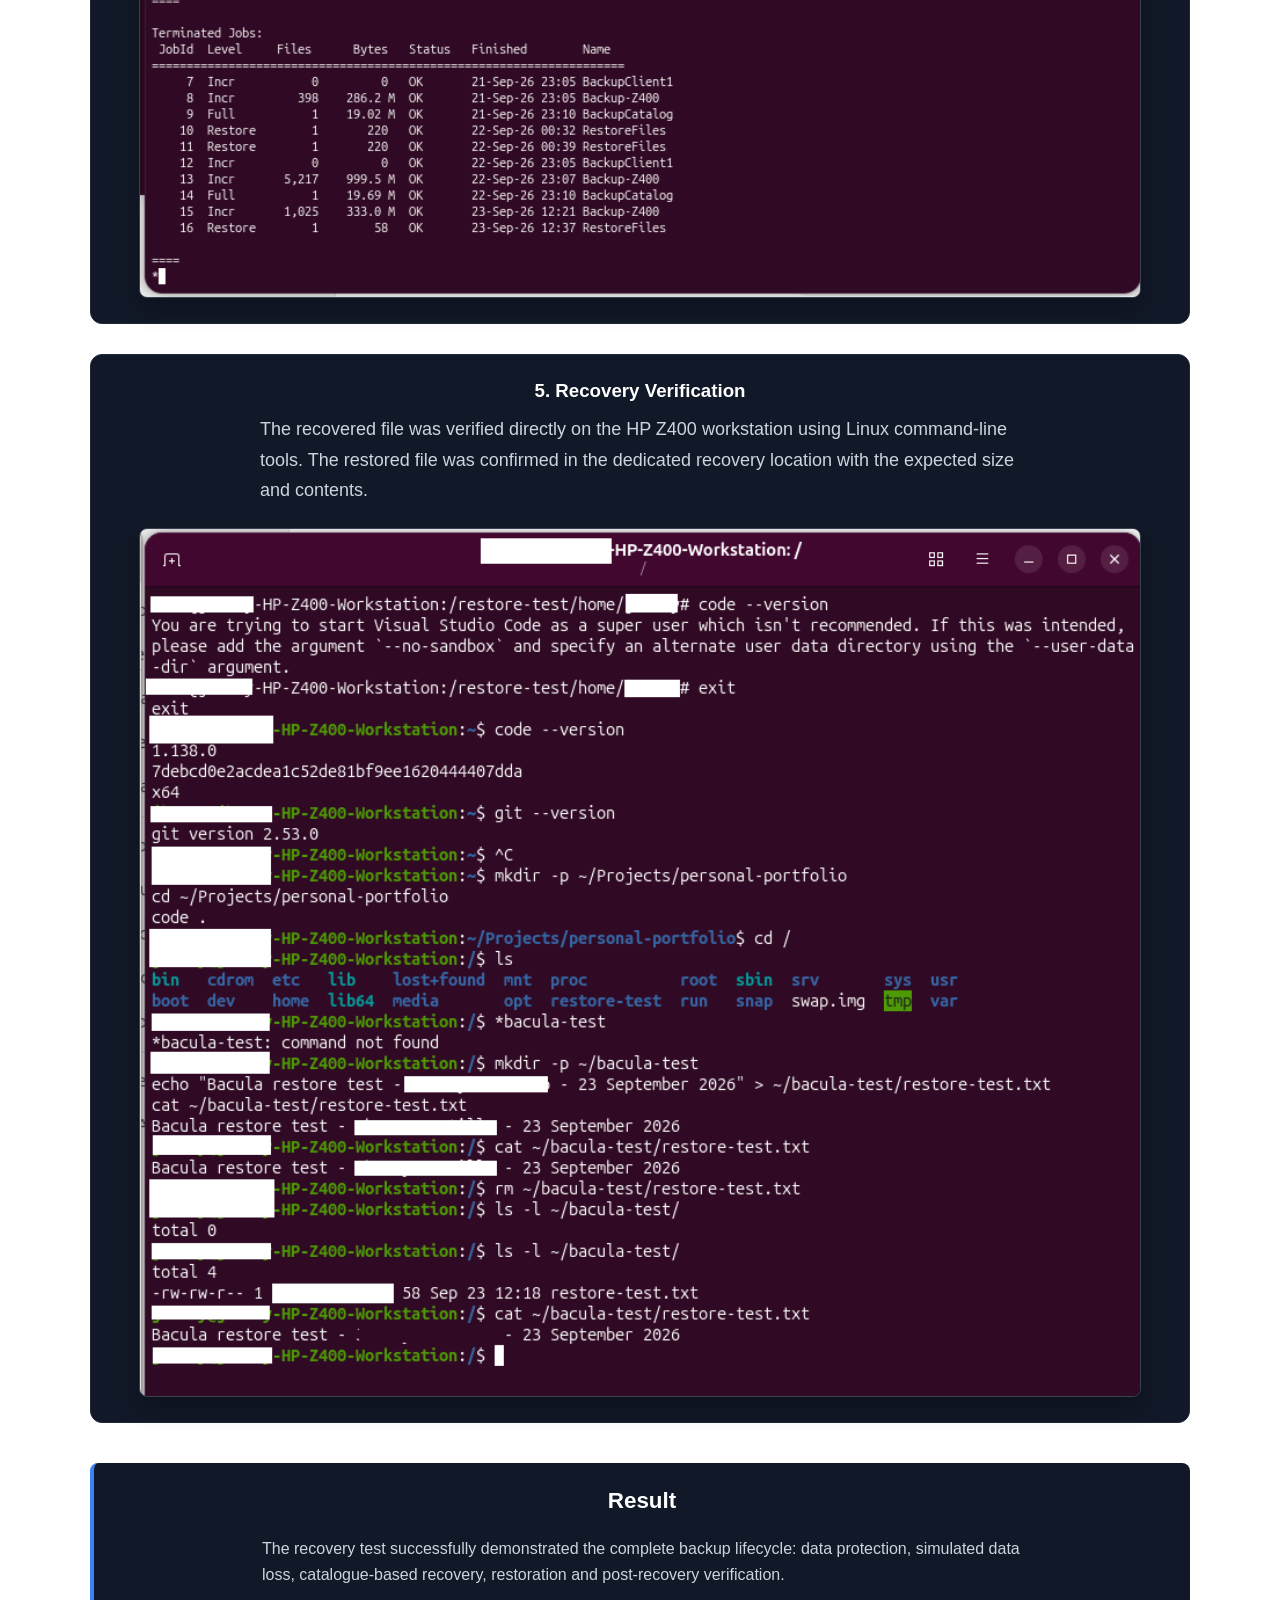
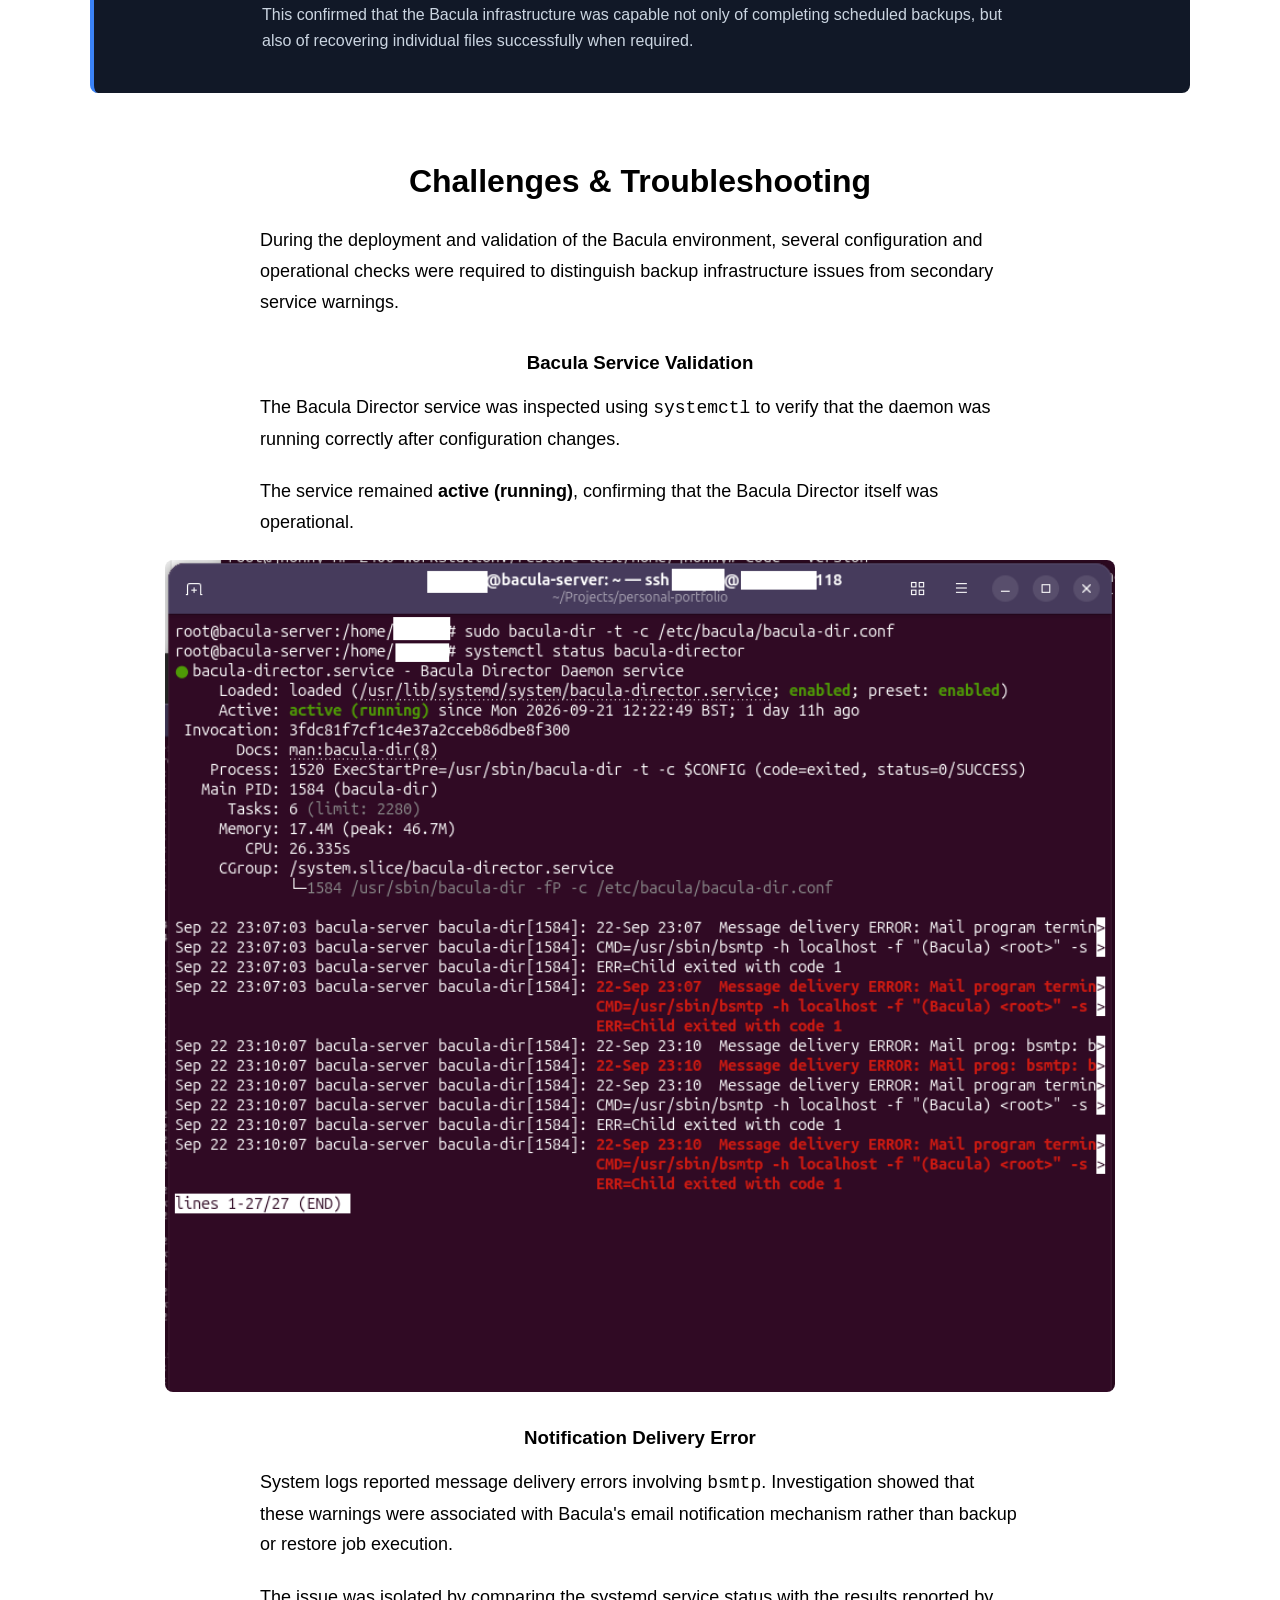
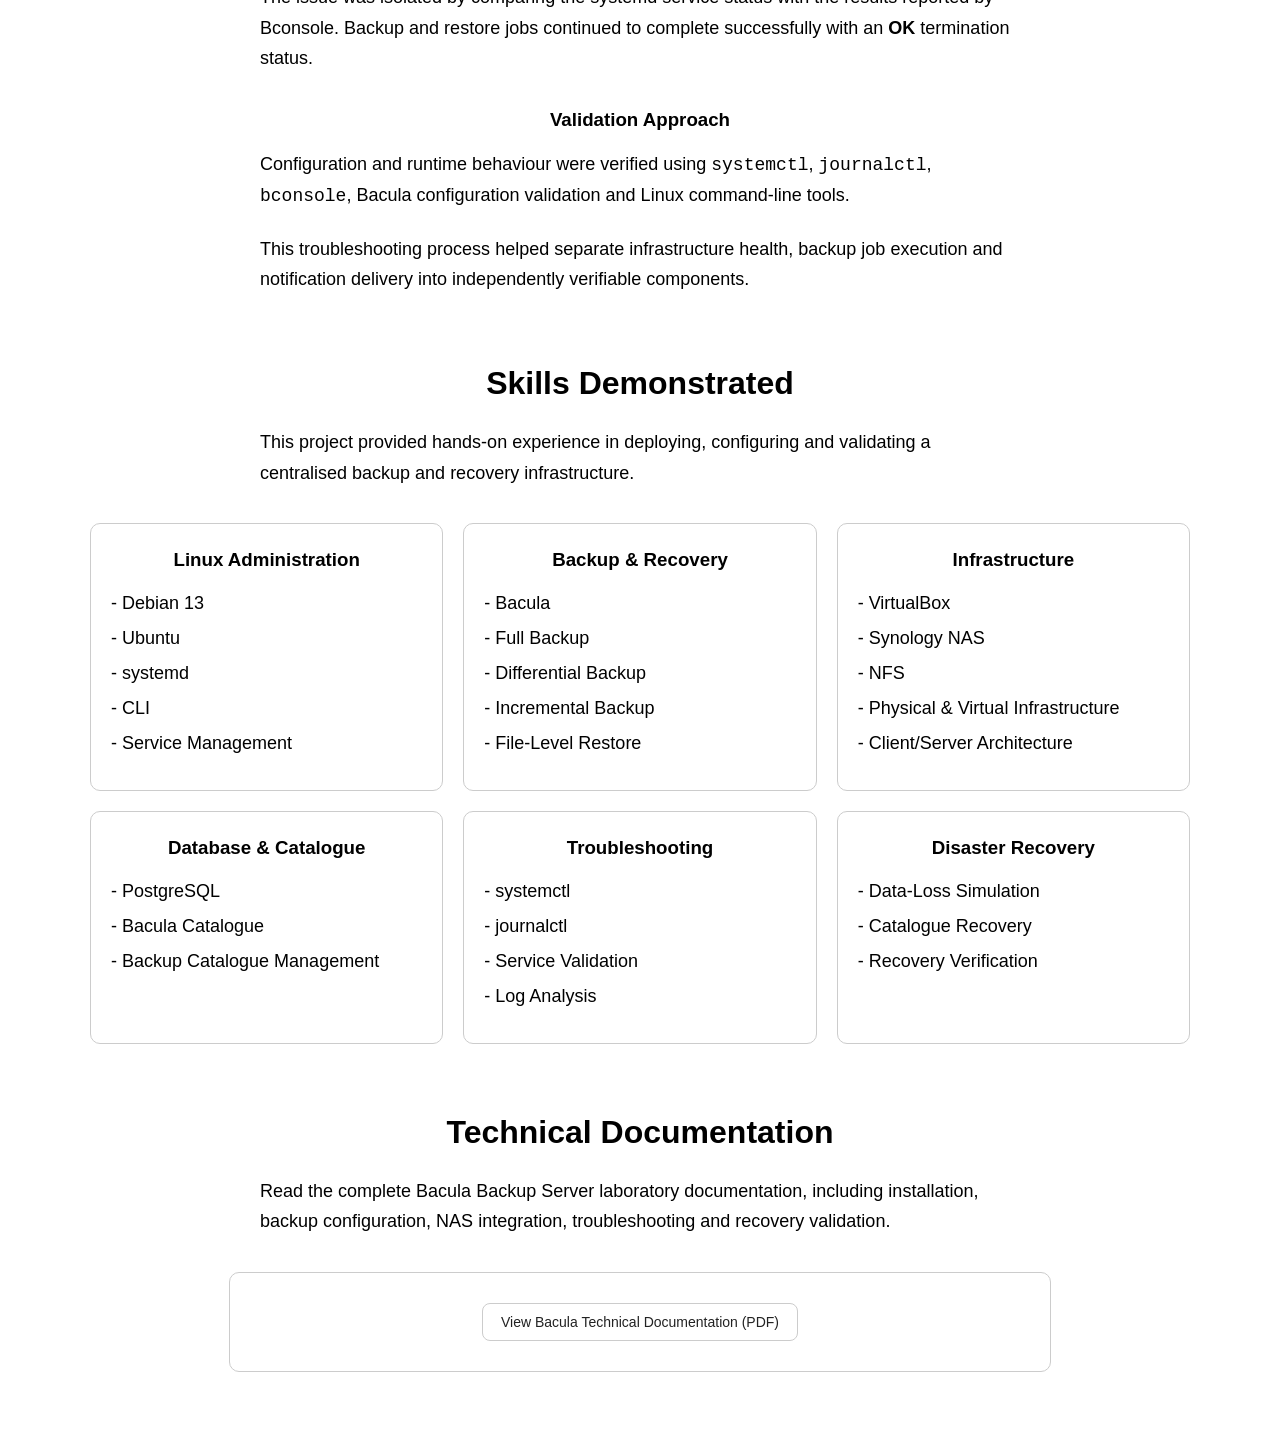
<file: bacula.html>
<!DOCTYPE html>
<html lang="en">

<head>
    <title>Bacula Backup Server Lab | Jhonny Castillo</title>
    <link rel="stylesheet" href="style.css">
</head>

<body>

    <a href="index.html#projects" class="back-link">← Back to Projects</a>

    <header class="project-header">
        <h1>Bacula Backup Server Lab</h1>
        <p>Centralised Backup Infrastructure Project</p>
    </header>
    <section class="project-section project-overview">

    <h2>Project Overview</h2>

    <p>
        This project demonstrates the deployment and administration of a
        centralised backup and recovery infrastructure using Bacula across
        virtualised, physical and network-attached storage environments.
    </p>

    <p>
        A dedicated Debian 13 virtual machine operates as the central
        Bacula server, providing backup orchestration, storage management
        and catalogue services. A physical HP Z400 Linux workstation is
        configured as a remote Bacula client and protected across the
        local network.
    </p>

    <p>
        The lab covers scheduled Full, Differential and Incremental
        backups, PostgreSQL catalogue protection, remote client
        communication and file-level disaster recovery.
    </p>
</section>

<section class="project-section">
    <h2>Lab Architecture</h2>

    <p>
    The environment combines a physical Linux backup client, a virtualised
    Bacula server and network-attached storage. Backup and recovery jobs are
    centrally managed by the Bacula Director on the Debian server, while
    backup volumes are written to a Synology NAS through an NFS share mounted
    at <code>/backup</code> on the Bacula server.
</p>

    <div class="architecture">

        <div class="architecture-box">
            <h3>HP Z400 WORKSTATION</h3>
            <p>Physical Linux Client</p>
            <p>Bacula File Daemon</p>
            <p>Remote Backup Client</p>
            <p>File-Level Recovery Target</p>
        </div>

        <div class="architecture-box">
            <h3>BACULA-SERVER</h3>
            <p>Debian 13 Virtual Machine</p>
            <p>VirtualBox</p>
            <p>Bacula Director</p>
            <p>Storage Daemon</p>
            <p>PostgreSQL Catalogue</p>
            <p>Bconsole</p>
        </div>

        <div class="architecture-box">
            <h3>SYNOLOGY NAS</h3>
            <p>Network Backup Storage</p>
            <p>NFS Share</p>
            <p>/volume1/BaculaBackups</p>
            <p>Mounted at /backup</p>
            <p>Bacula Backup Volumes</p>
        </div>

    </div>
</section>

<section class="project-section">
    <h2>Implementation</h2>

  <p>
    The Bacula environment was deployed as a centralised backup solution
    combining a virtualised server, a physical Linux client and
    network-attached storage.
</p>

<h3>Bacula Server Deployment</h3>

<p>
    A Debian 13 virtual machine was deployed in VirtualBox as the central
    backup server. Bacula Director, Storage Daemon, PostgreSQL catalogue
    and Bconsole were installed and configured to manage backup jobs,
    storage resources and recovery operations.
</p>

<h3>Physical Client Integration</h3>

<p>
    The HP Z400 Linux workstation was integrated as a remote backup client
    using the Bacula File Daemon. Communication between the client and
    Bacula Director was configured across the local network, allowing the
    server to centrally manage backup and recovery operations.
</p>

<h3>Network Storage Integration</h3>

<p>
    A dedicated Synology NAS share at <code>/volume1/BaculaBackups</code>
    was configured for network backup storage and mounted on the Bacula
    server at <code>/backup</code> using NFS. Bacula was then configured
    to use this mounted storage location for its backup volumes.
</p>
</section>



<section class="project-section">
    <h2>Backup Configuration</h2>

    <p>
    The HP Z400 workstation is protected by a dedicated Bacula backup
    job named <strong>Backup-Z400</strong>. The job defines the client,
    FileSet, backup schedule and storage resources, with backup volumes
    written to the Synology NAS through the NFS storage mounted on the
    Bacula server.
</p>

    <div class="validation-step">
        <h3>Client and FileSet Configuration</h3>

        <p>
            The physical HP Z400 workstation communicates with the Bacula
            Director through the Bacula File Daemon. The
            <strong>Z400-Home</strong> FileSet protects the
            <code>/home/jhonny</code> directory.
        </p>

        <p>
            VirtualBox virtual machine directories are excluded from the
            FileSet to prevent large VM disk images from being included
            unnecessarily in the workstation backup.
        </p>

        <img src="images/bacula/show job Backup-Z400.png"
             alt="Bacula Backup-Z400 job and FileSet configuration"
             class="project-image">
    </div>

    <div class="validation-step">
        <h3>Backup Schedule</h3>

        <p>
    The backup policy uses a monthly Full backup on the first Sunday,
    Differential backups on the remaining Sundays, and Incremental
    backups from Monday to Saturday. All scheduled backup jobs run
    at 23:05.
</p>

<p>
    This strategy provides a complete baseline while reducing the
    amount of data processed during subsequent backup operations.
    Backup volumes are written to the Synology NAS through the NFS
    storage mounted at <code>/backup</code> on the Bacula server.
</p>

        <p>
            The Bacula Director automatically schedules and coordinates
            these jobs using the configured storage pool and catalogue.
        </p>

<img src="images/bacula/status director final.png"
     alt="Bacula Director showing scheduled and successfully completed backup jobs"
     class="project-image">

<p class="image-caption">
    Bacula Director status confirming scheduled backup jobs and successfully
    completed backup operations.
</p>
    </div>
</section>

<section class="project-section">
    <h2>Backup & Recovery Validation</h2>

    <p>
        To validate the backup infrastructure, I performed an end-to-end
        backup and recovery test using the physical HP Z400 Linux workstation
        as a remote Bacula client.
    </p>

    <p>
        The test simulated a real data-loss scenario: a test file was created,
        captured by an incremental backup, deliberately deleted from the client
        and subsequently recovered using the Bacula catalogue and storage volume.
        The restored file was then verified directly on the workstation.
    </p>

    <!-- STEP 1 -->
    <div class="validation-step">
        <h3>1. Test File & Backup</h3>

        <p>
            A dedicated test file was created on the HP Z400 workstation
            specifically for the recovery test. Its contents were verified
            before running the backup.
        </p>

        <p>
            An incremental backup was then executed. Bacula completed
            JobId 15 successfully, capturing the new test file as part of
            the changed data on the client.
        </p>

        <img src="images/bacula/bacula-test.png"
             alt="Test file created on the HP Z400 before the Bacula backup"
             class="project-image">
    </div>

    <!-- STEP 2 -->
    <div class="validation-step">
        <h3>2. Simulated Data Loss</h3>

        <p>
            After confirming that the test file had been protected by the
            backup, it was deliberately deleted from the HP Z400 workstation
            to simulate accidental data loss.
        </p>

        <p>
            Listing the directory afterwards confirmed that the file was no
            longer present on the local filesystem.
        </p>

        <img src="images/bacula/texto borrado.png"
             alt="Test file deliberately deleted from the HP Z400 workstation"
             class="project-image">
    </div>

    <!-- STEP 3 -->
    <div class="validation-step">
        <h3>3. Catalogue-Based File Recovery</h3>

        <p>
            The Bacula restore interface in Bconsole was used to locate the
            deleted file from the backup catalogue. The required backup JobId
            was selected and the individual file was marked for restoration.
        </p>

        <p>
    The HP Z400 File Daemon was selected as the restore client and
    the file was restored to a dedicated recovery location for
    verification before being returned to its normal location.
        </p>

        <img src="images/bacula/restauracion terminada.png"
             alt="Bacula catalogue file selection and restore configuration"
             class="project-image">
    </div>

    <!-- STEP 4 -->
    <div class="validation-step">
        <h3>4. Restore Job Validation</h3>

        <p>
            Bacula successfully completed Restore JobId 16. The Director
            reported one restored file, 58 bytes transferred and an
            <strong>OK</strong> termination status.
        </p>

        <img src="images/bacula/restauracion final.png"
             alt="Bacula Restore JobId 16 completed successfully"
             class="project-image">
    </div>

    <!-- STEP 5 -->
    <div class="validation-step">
        <h3>5. Recovery Verification</h3>

         <p>
    The recovered file was verified directly on the HP Z400
    workstation using Linux command-line tools. The restored file
    was confirmed in the dedicated recovery location with the
    expected size and contents.
        </p>

        <img src="images/bacula/final.png"
             alt="Recovered file verified on the HP Z400 Linux workstation"
             class="project-image">
    </div>

    <!-- RESULT -->
    <div class="project-result">
        <h3>Result</h3>

        <p>
            The recovery test successfully demonstrated the complete
            backup lifecycle: data protection, simulated data loss,
            catalogue-based recovery, restoration and post-recovery
            verification.
        </p>

        <p>
            This confirmed that the Bacula infrastructure was capable not
            only of completing scheduled backups, but also of recovering
            individual files successfully when required.
        </p>
    </div>
</section>

<section class="project-section">
    <h2>Challenges & Troubleshooting</h2>

    <p>
        During the deployment and validation of the Bacula environment,
        several configuration and operational checks were required to
        distinguish backup infrastructure issues from secondary service
        warnings.
    </p>

    <div class="troubleshooting-card">
        <h3>Bacula Service Validation</h3>

        <p>
            The Bacula Director service was inspected using
            <code>systemctl</code> to verify that the daemon was running
            correctly after configuration changes.
        </p>

        <p>
            The service remained <strong>active (running)</strong>, confirming
            that the Bacula Director itself was operational.
        </p>

        <img src="images/bacula/systemctl status bacula-director.png"
             alt="Bacula Director service status verified with systemctl"
             class="project-image">
    </div>

    <div class="troubleshooting-card">
        <h3>Notification Delivery Error</h3>

    <p>
    System logs reported message delivery errors involving
    <code>bsmtp</code>. Investigation showed that these warnings were
    associated with Bacula's email notification mechanism rather than
    backup or restore job execution.
    </p>

        <p>
            The issue was isolated by comparing the systemd service status
            with the results reported by Bconsole. Backup and restore jobs
            continued to complete successfully with an
            <strong>OK</strong> termination status.
        </p>
    </div>

    <div class="troubleshooting-card">
        <h3>Validation Approach</h3>

        <p>
            Configuration and runtime behaviour were verified using
            <code>systemctl</code>, <code>journalctl</code>,
            <code>bconsole</code>, Bacula configuration validation and
            Linux command-line tools.
        </p>

        <p>
            This troubleshooting process helped separate infrastructure
            health, backup job execution and notification delivery into
            independently verifiable components.
        </p>
    </div>
</section>



<section class="project-section">
    <h2>Skills Demonstrated</h2>

    <p>
        This project provided hands-on experience in deploying,
        configuring and validating a centralised backup and recovery
        infrastructure.
    </p>

<div class="skills-grid">

    <div class="skill-card">
        <h3>Linux Administration</h3>
        <p>- Debian 13</p>
        <p>- Ubuntu</p>
        <p>- systemd</p>
        <p>- CLI</p>
        <p>- Service Management</p>
    </div>

    <div class="skill-card">
        <h3>Backup & Recovery</h3>
        <p>- Bacula</p>
        <p>- Full Backup</p>
        <p>- Differential Backup</p>
        <p>- Incremental Backup</p>
        <p>- File-Level Restore</p>
    </div>

    <div class="skill-card">
        <h3>Infrastructure</h3>
        <p>- VirtualBox</p>
        <p>- Synology NAS</p>
        <p>- NFS</p>
        <p>- Physical & Virtual Infrastructure</p>
        <p>- Client/Server Architecture</p>
    </div>

    <div class="skill-card">
        <h3>Database & Catalogue</h3>
        <p>- PostgreSQL</p>
        <p>- Bacula Catalogue</p>
        <p>- Backup Catalogue Management</p>
    </div>

    <div class="skill-card">
        <h3>Troubleshooting</h3>
        <p>- systemctl</p>
        <p>- journalctl</p>
        <p>- Service Validation</p>
        <p>- Log Analysis</p>
    </div>

    <div class="skill-card">
        <h3>Disaster Recovery</h3>
        <p>- Data-Loss Simulation</p>
        <p>- Catalogue Recovery</p>
        <p>- Recovery Verification</p>
    </div>

</div>
</section>


<section class="project-section">
    <h2>Technical Documentation</h2>

    <p>
        Read the complete Bacula Backup Server laboratory
        documentation, including installation, backup
        configuration, NAS integration, troubleshooting
        and recovery validation.
    </p>

    <div class="cv-container">
        <a
            href="documents/labs/Bacula_Backup_Server_Lab.pdf"
            target="_blank"
            rel="noopener noreferrer"
            class="cv-button"
        >
            View Bacula Technical Documentation (PDF)
        </a>
    </div>
</section>



</body>

</html>
</file>
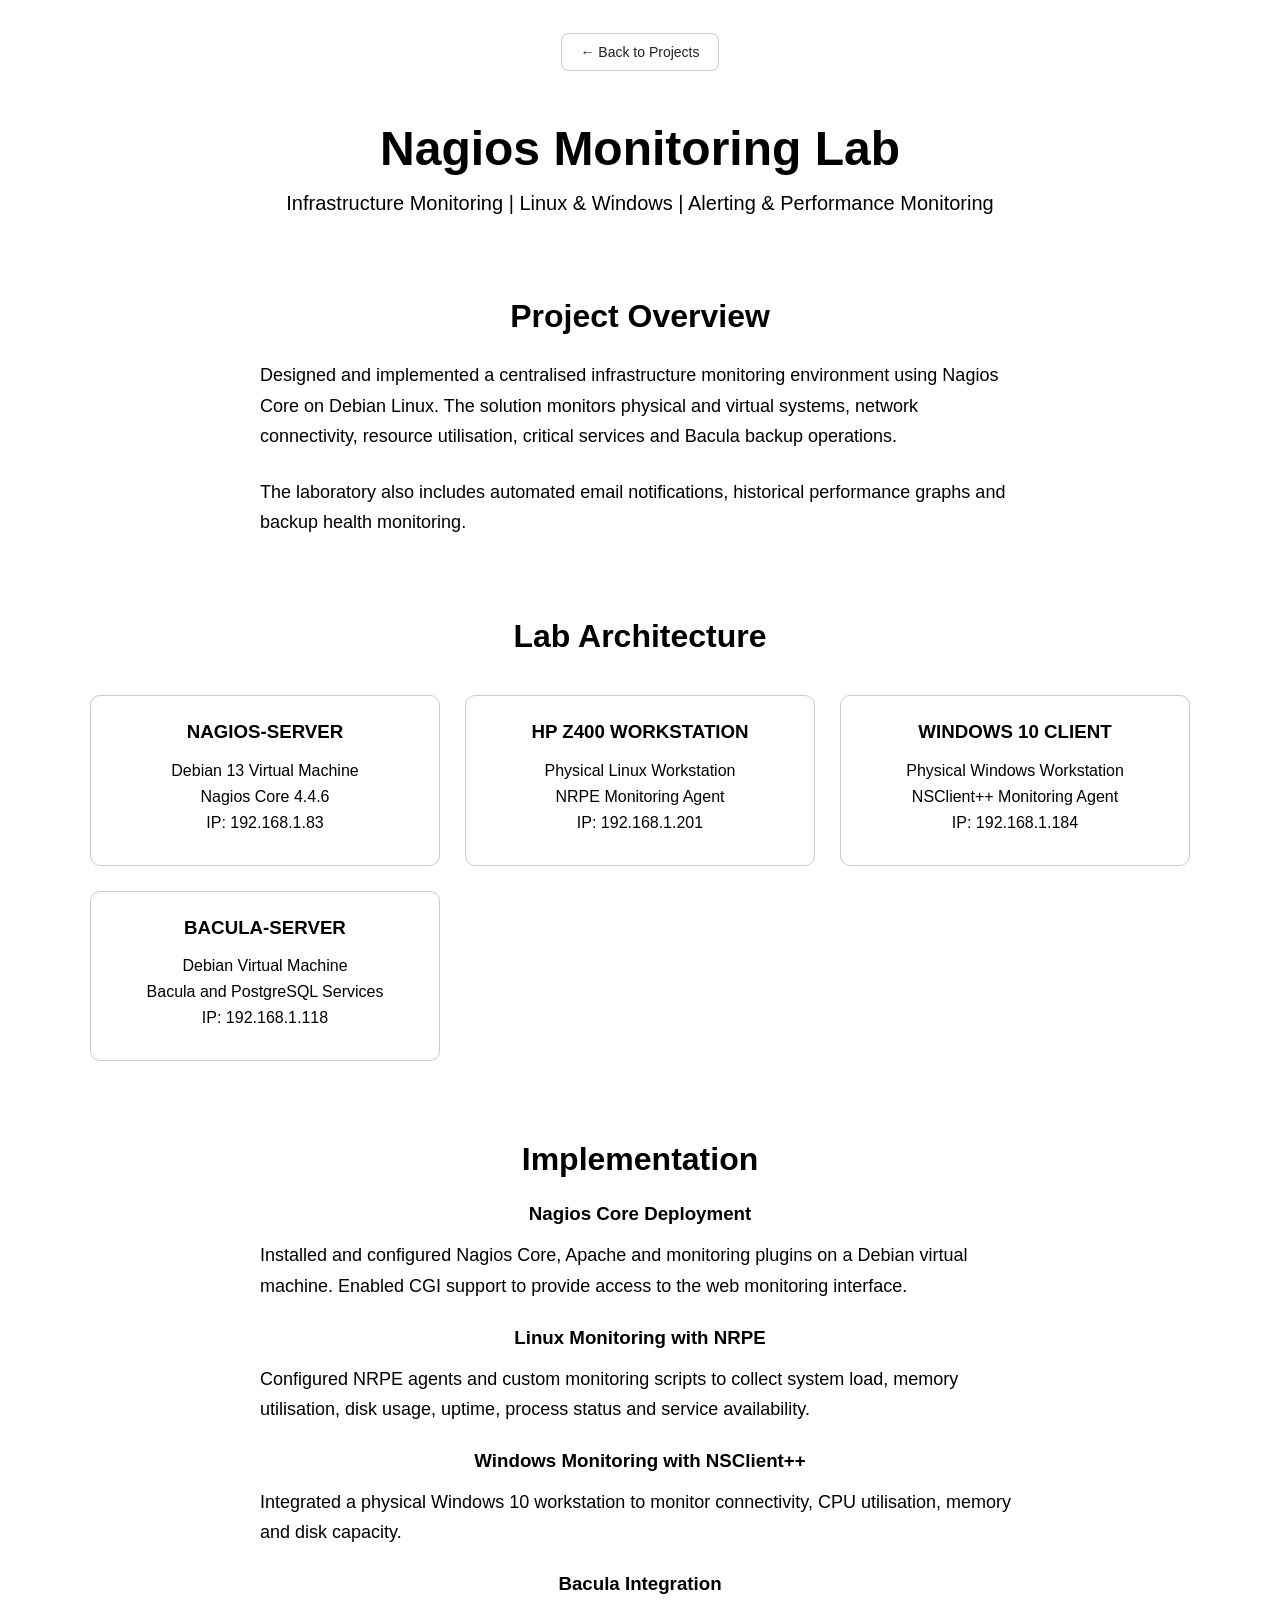
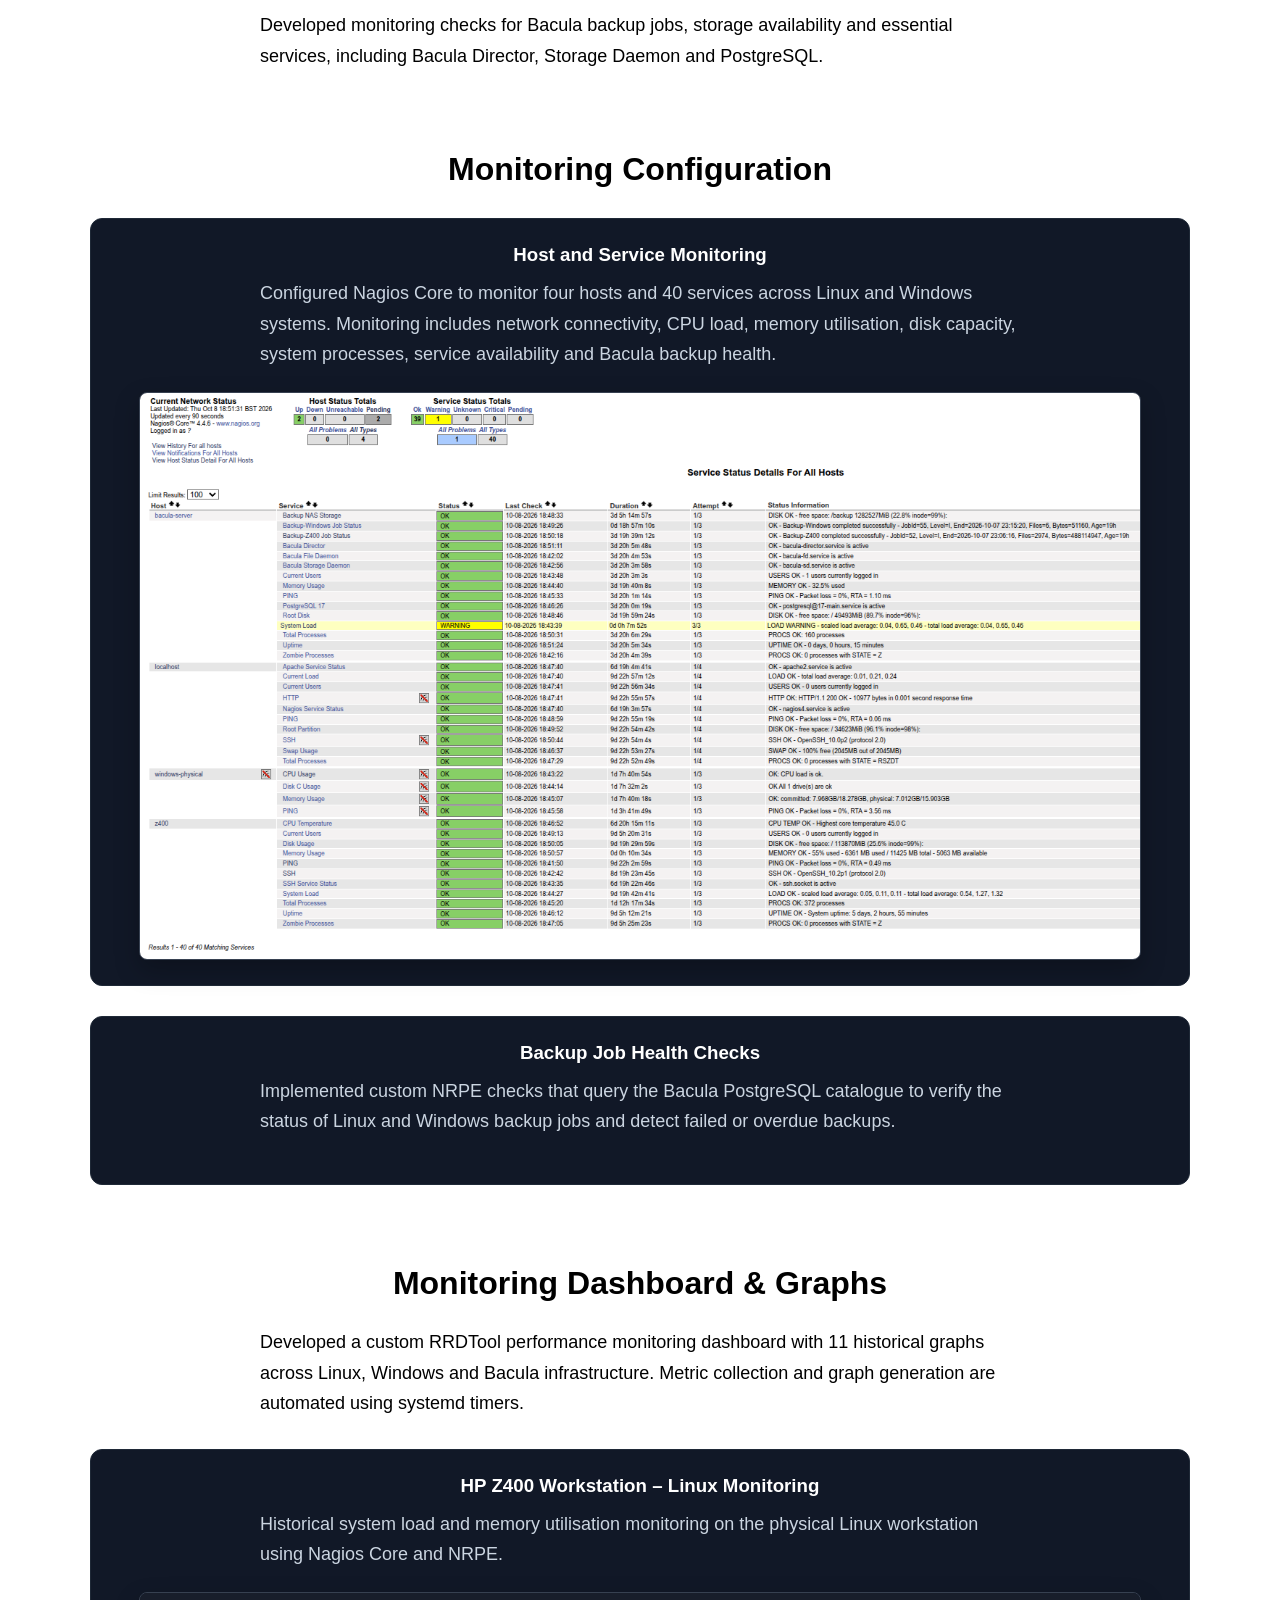
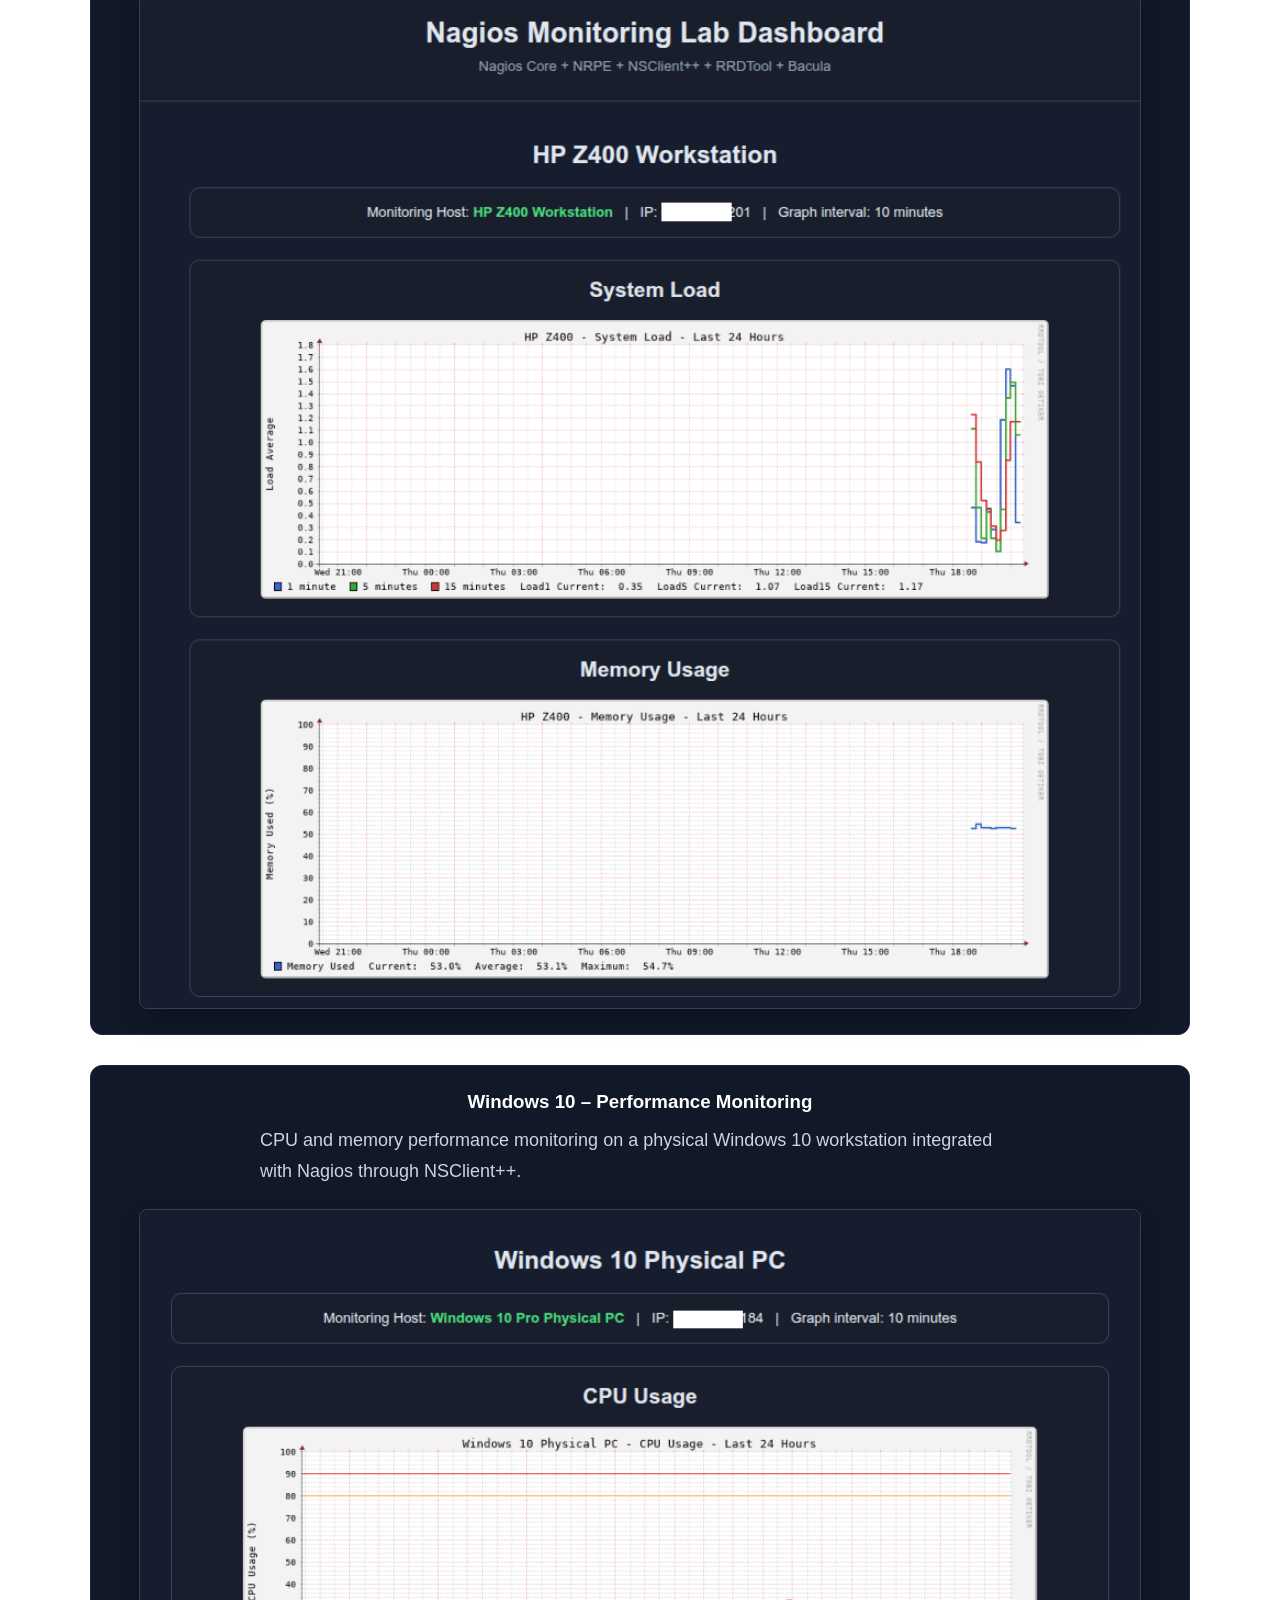
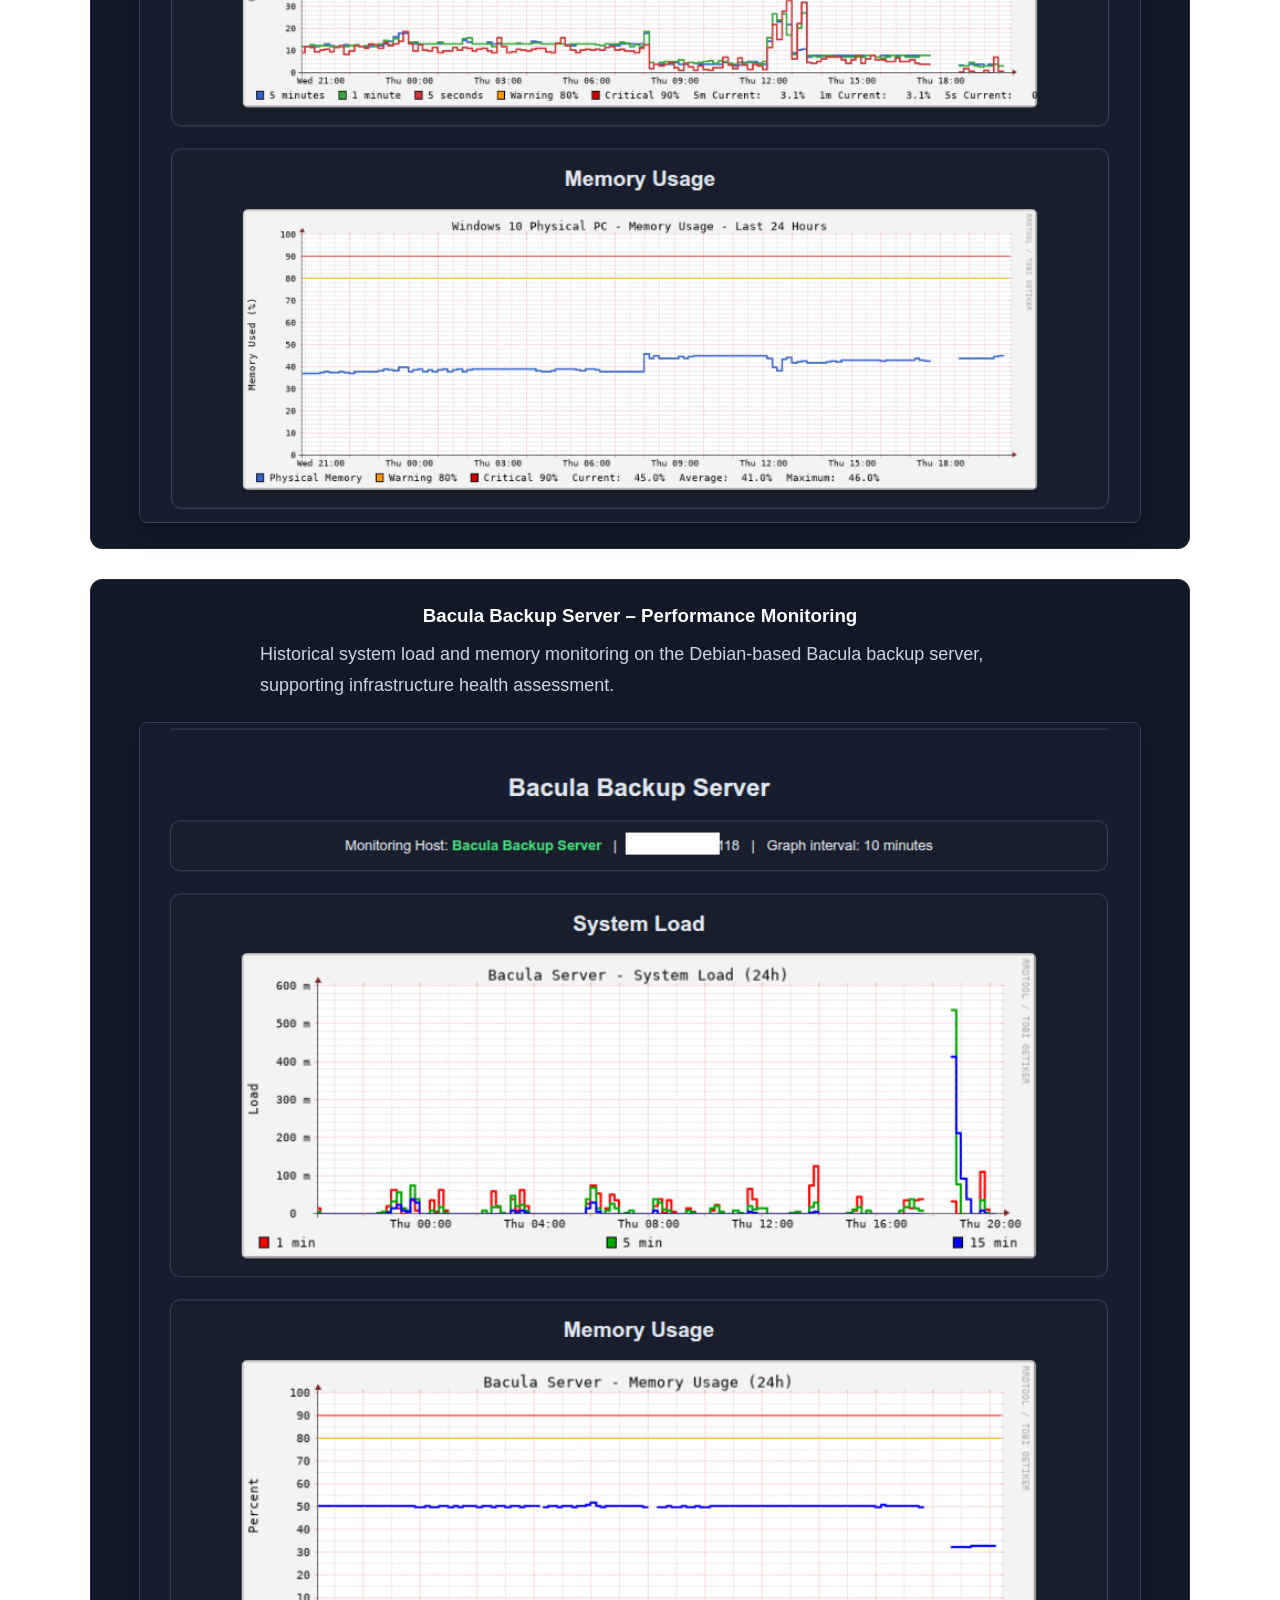
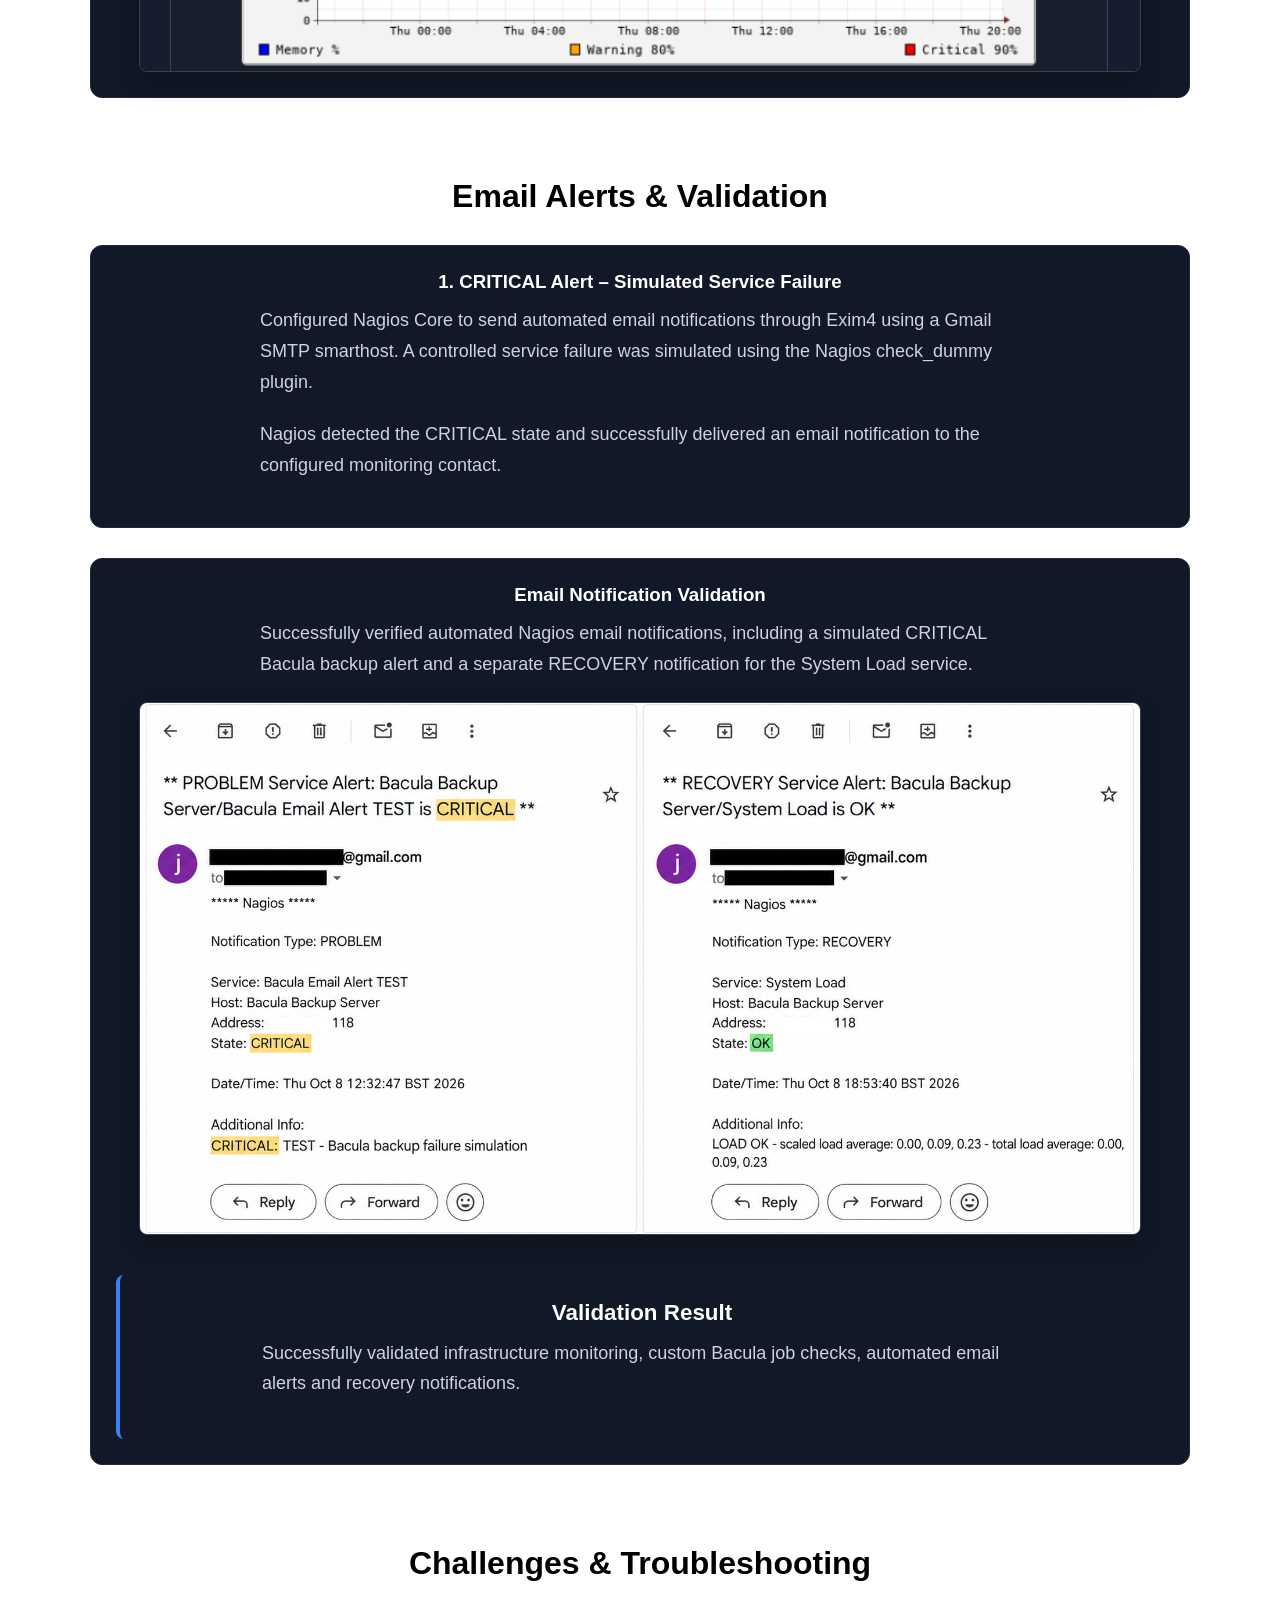
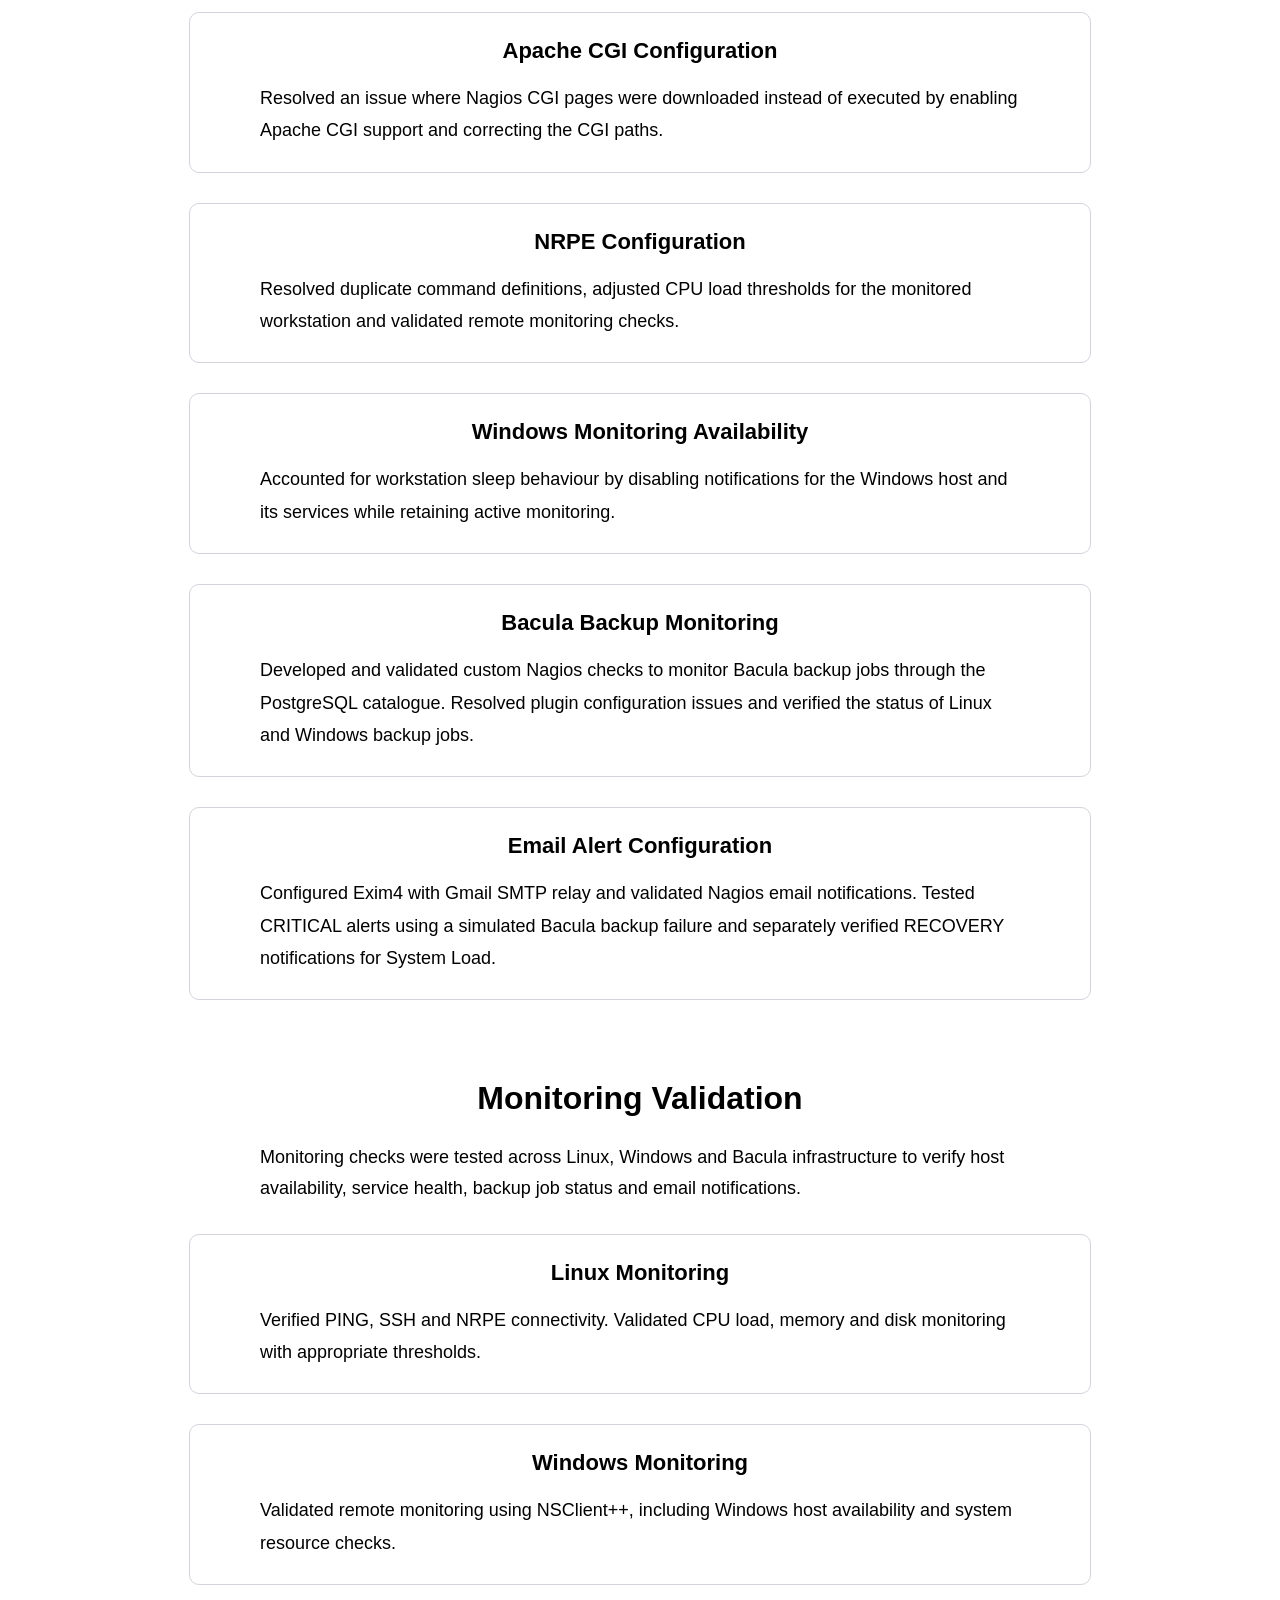
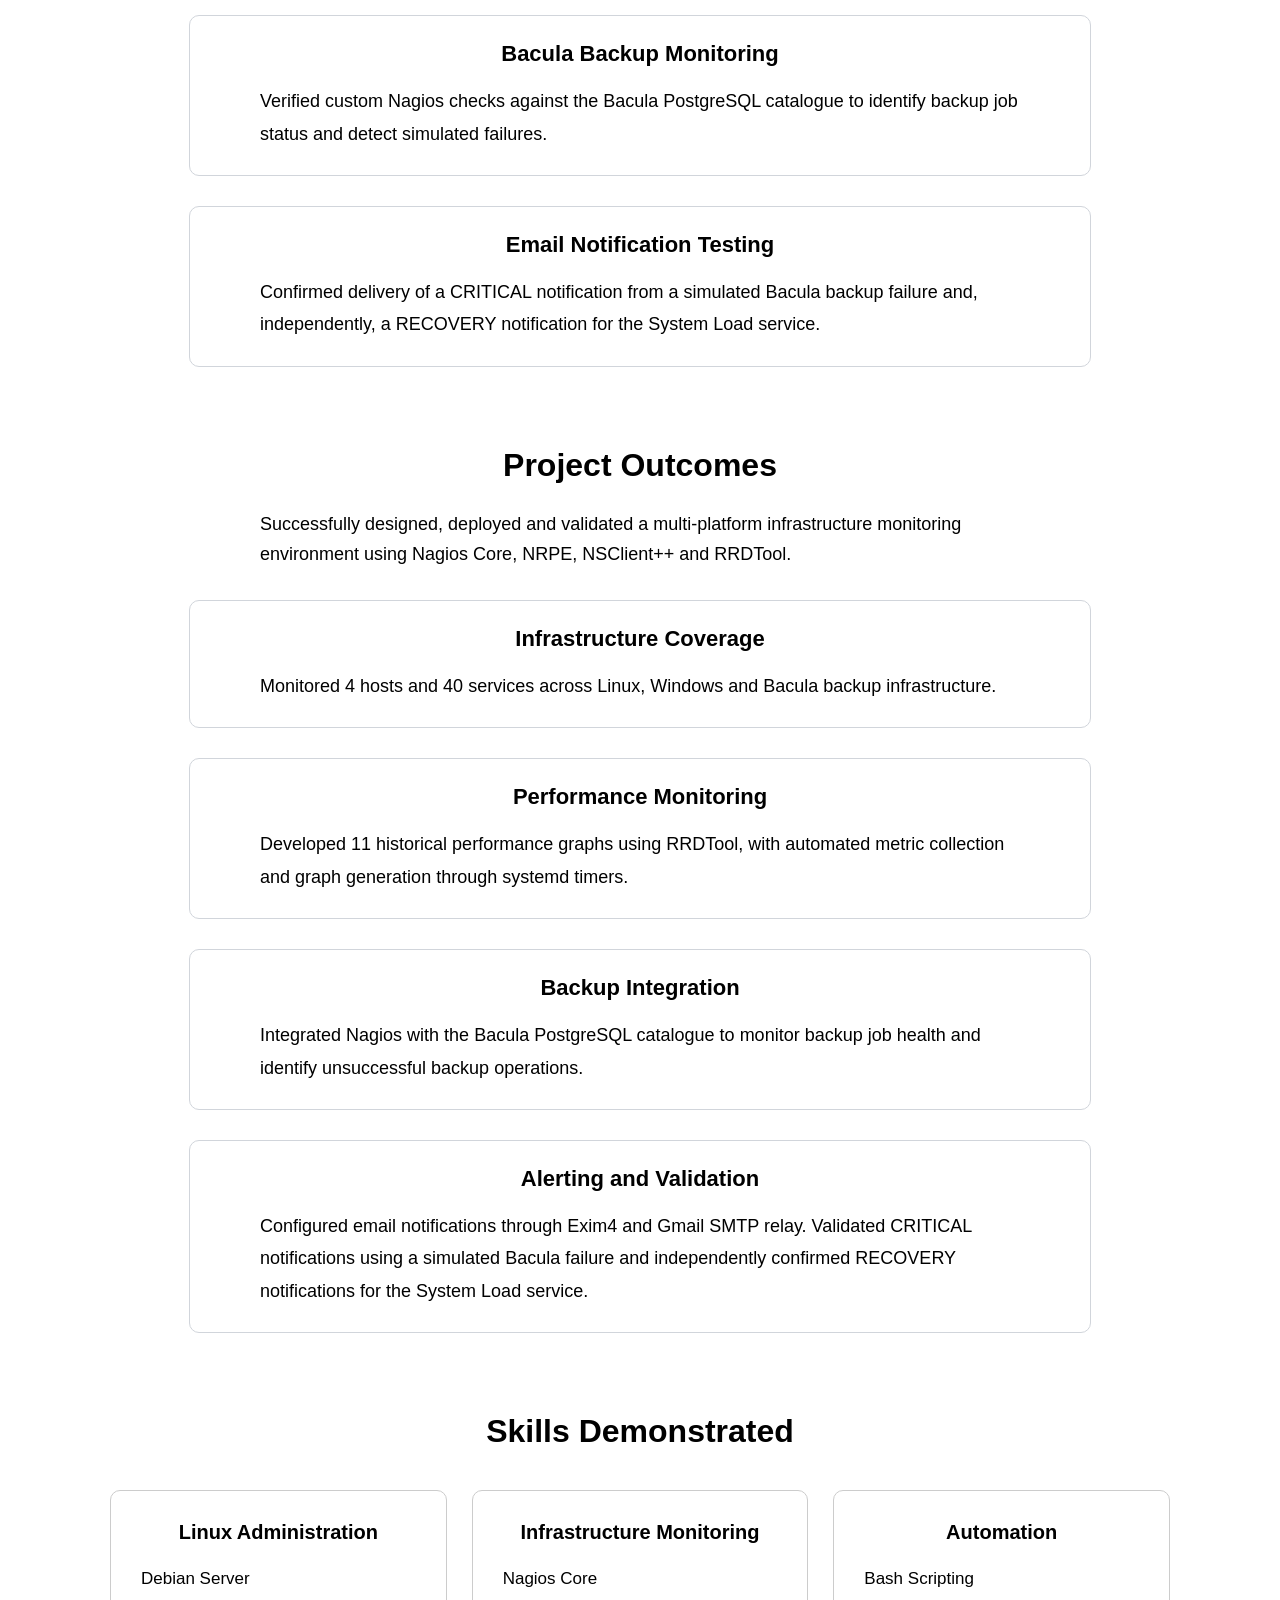
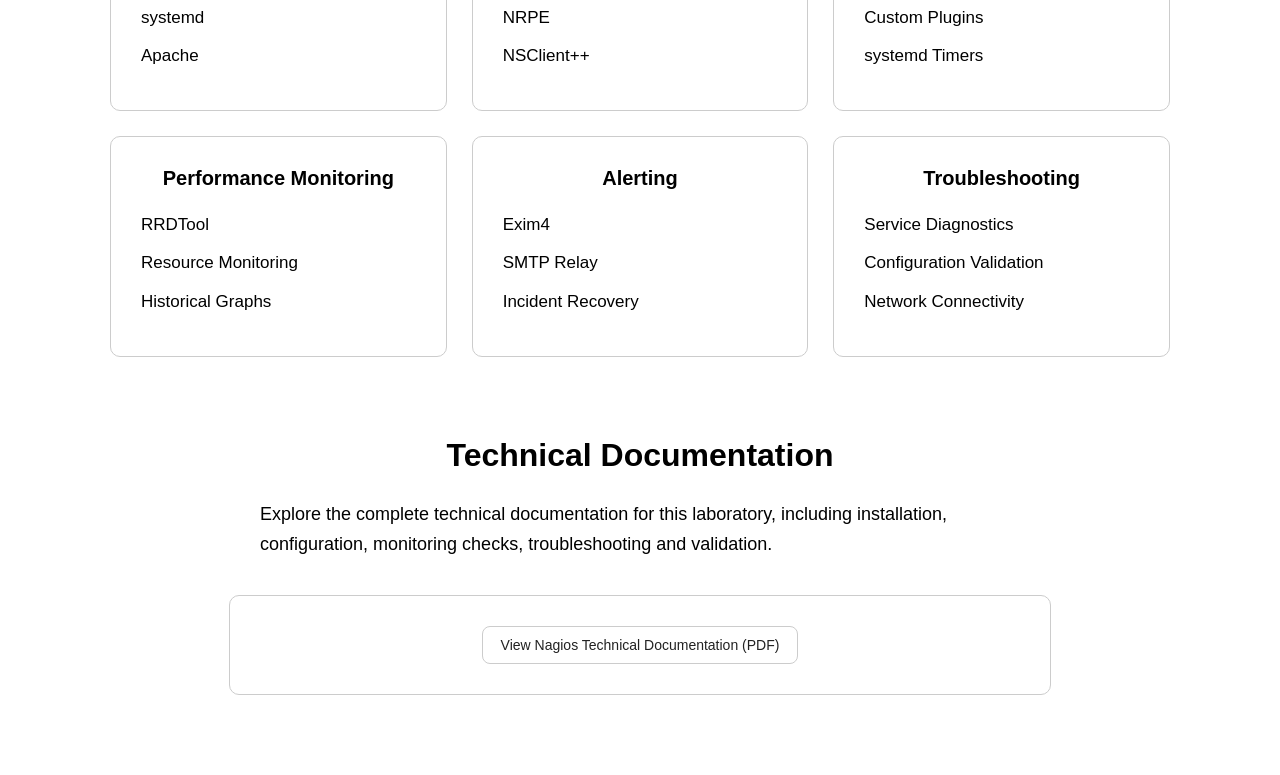
<file: nagios.html>
<!DOCTYPE html>
<html lang="en-GB">
<head>
    <meta charset="UTF-8">
    <meta name="viewport" content="width=device-width, initial-scale=1.0">
    <title>Nagios Monitoring Lab | Jhonny Castillo</title>
    <link rel="stylesheet" href="style.css">
</head>
<body class="nagios-page">

<a href="index.html#projects" class="back-link">
    &larr; Back to Projects
</a>

<header class="project-header">
    <h1>Nagios Monitoring Lab</h1>
    <p>
        Infrastructure Monitoring | Linux & Windows |
        Alerting & Performance Monitoring
    </p>
</header>

<section class="project-section project-overview">
    <h2>Project Overview</h2>
    <p>
        Designed and implemented a centralised infrastructure
        monitoring environment using Nagios Core on Debian Linux.
        The solution monitors physical and virtual systems,
        network connectivity, resource utilisation, critical
        services and Bacula backup operations.
    </p>
    <p>
        The laboratory also includes automated email notifications,
        historical performance graphs and backup health monitoring.
    </p>
</section>

<section class="project-section">
    <h2>Lab Architecture</h2>

    <div class="architecture">
        <div class="architecture-box">
            <h3>NAGIOS-SERVER</h3>
            <p>Debian 13 Virtual Machine</p>
            <p>Nagios Core 4.4.6</p>
            <p>IP: 192.168.1.83</p>
        </div>

        <div class="architecture-box">
            <h3>HP Z400 WORKSTATION</h3>
            <p>Physical Linux Workstation</p>
            <p>NRPE Monitoring Agent</p>
            <p>IP: 192.168.1.201</p>
        </div>

        <div class="architecture-box">
            <h3>WINDOWS 10 CLIENT</h3>
            <p>Physical Windows Workstation</p>
            <p>NSClient++ Monitoring Agent</p>
            <p>IP: 192.168.1.184</p>
        </div>

        <div class="architecture-box">
            <h3>BACULA-SERVER</h3>
            <p>Debian Virtual Machine</p>
            <p>Bacula and PostgreSQL Services</p>
            <p>IP: 192.168.1.118</p>
        </div>
    </div>
</section>

<section class="project-section implementation">
    <h2>Implementation</h2>

    <h3>Nagios Core Deployment</h3>
    <p>
        Installed and configured Nagios Core, Apache and monitoring
        plugins on a Debian virtual machine. Enabled CGI support
        to provide access to the web monitoring interface.
    </p>

    <h3>Linux Monitoring with NRPE</h3>
    <p>
        Configured NRPE agents and custom monitoring scripts
        to collect system load, memory utilisation, disk usage,
        uptime, process status and service availability.
    </p>

    <h3>Windows Monitoring with NSClient++</h3>
    <p>
        Integrated a physical Windows 10 workstation to monitor
        connectivity, CPU utilisation, memory and disk capacity.
    </p>

    <h3>Bacula Integration</h3>
    <p>
        Developed monitoring checks for Bacula backup jobs,
        storage availability and essential services, including
        Bacula Director, Storage Daemon and PostgreSQL.
    </p>
</section>

<section class="project-section">
    <h2>Monitoring Configuration</h2>


<div class="validation-step">
    <h3>Host and Service Monitoring</h3>

    <p>
        Configured Nagios Core to monitor four hosts and
        40 services across Linux and Windows systems.
        Monitoring includes network connectivity, CPU load,
        memory utilisation, disk capacity, system processes,
        service availability and Bacula backup health.
    </p>

    <img
        src="images/nagios/nagios-services.png"
        alt="Nagios Core monitoring dashboard showing host and service status"
        class="project-image"
        loading="lazy"
    >
</div>


    <div class="validation-step">
        <h3>Backup Job Health Checks</h3>
        <p>
            Implemented custom NRPE checks that query the
            Bacula PostgreSQL catalogue to verify the status
            of Linux and Windows backup jobs and detect
            failed or overdue backups.
        </p>
    </div>
</section>

<section class="project-section">
    <h2>Monitoring Dashboard &amp; Graphs</h2>



<p>
    Developed a custom RRDTool performance monitoring
    dashboard with 11 historical graphs across Linux,
    Windows and Bacula infrastructure. Metric collection
    and graph generation are automated using systemd timers.
</p>

<div class="validation-step">
    <h3>HP Z400 Workstation – Linux Monitoring</h3>
    <p>
        Historical system load and memory utilisation
        monitoring on the physical Linux workstation
        using Nagios Core and NRPE.
    </p>
    <img
        src="images/nagios/nagios-rrdtool-dashboard1.png"
        alt="HP Z400 Linux system load and memory monitoring graphs"
        class="project-image"
        loading="lazy"
    >
</div>

<div class="validation-step">
    <h3>Windows 10 – Performance Monitoring</h3>
    <p>
        CPU and memory performance monitoring on a
        physical Windows 10 workstation integrated
        with Nagios through NSClient++.
    </p>
    <img
        src="images/nagios/nagios-rrdtool-dashboard2.png"
        alt="Windows 10 CPU and memory monitoring graphs"
        class="project-image"
        loading="lazy"
    >
</div>

<div class="validation-step">
    <h3>Bacula Backup Server – Performance Monitoring</h3>
    <p>
        Historical system load and memory monitoring
        on the Debian-based Bacula backup server,
        supporting infrastructure health assessment.
    </p>
    <img
        src="images/nagios/nagios-rrdtool-dashboard3.png"
        alt="Bacula backup server system load and memory monitoring graphs"
        class="project-image"
        loading="lazy"
    >
</div>

</section>

<section class="project-section">
    <h2>Email Alerts &amp; Validation</h2>


<div class="validation-step">
    <h3>1. CRITICAL Alert – Simulated Service Failure</h3>

    <p>
        Configured Nagios Core to send automated email
        notifications through Exim4 using a Gmail SMTP
        smarthost. A controlled service failure was
        simulated using the Nagios check_dummy plugin.
    </p>

    <p>
        Nagios detected the CRITICAL state and successfully
        delivered an email notification to the configured
        monitoring contact.
    </p>


</div>

<div class="validation-step">
    <h3>Email Notification Validation</h3>

    <p>
        Successfully verified automated Nagios email
        notifications, including a simulated CRITICAL
        Bacula backup alert and a separate RECOVERY
        notification for the System Load service.
    </p>

    <img
        src="images/nagios/nagios-email-alerts-validation.png"
        alt="Nagios CRITICAL and RECOVERY email notification examples"
        class="project-image"
        loading="lazy"
    >




    <div class="project-result">
        <h3>Validation Result</h3>
        <p>
            Successfully validated infrastructure monitoring,
            custom Bacula job checks, automated email alerts
            and recovery notifications.
        </p>
    </div>
</section>

<section class="project-section">
    <h2>Challenges &amp; Troubleshooting</h2>

    <div class="troubleshooting-card">
        <h3>Apache CGI Configuration</h3>
        <p>
            Resolved an issue where Nagios CGI pages were
            downloaded instead of executed by enabling
            Apache CGI support and correcting the CGI paths.
        </p>
    </div>

    <div class="troubleshooting-card">
        <h3>NRPE Configuration</h3>
        <p>
            Resolved duplicate command definitions, adjusted
            CPU load thresholds for the monitored workstation
            and validated remote monitoring checks.
        </p>
    </div>

    <div class="troubleshooting-card">
        <h3>Windows Monitoring Availability</h3>
        <p>
            Accounted for workstation sleep behaviour by
            disabling notifications for the Windows host
            and its services while retaining active monitoring.
        </p>
    </div>
    <div class="troubleshooting-card">
    <h3>Bacula Backup Monitoring</h3>
    <p>
        Developed and validated custom Nagios checks to monitor
        Bacula backup jobs through the PostgreSQL catalogue.
        Resolved plugin configuration issues and verified the
        status of Linux and Windows backup jobs.
    </p>
</div>

<div class="troubleshooting-card">
    <h3>Email Alert Configuration</h3>
    <p>
        Configured Exim4 with Gmail SMTP relay and validated
        Nagios email notifications. Tested CRITICAL alerts
        using a simulated Bacula backup failure and separately
        verified RECOVERY notifications for System Load.
    </p>
</div>
</section>

<section class="project-section">

<section class="project-section">
    <h2>Monitoring Validation</h2>

    <p>
        Monitoring checks were tested across Linux, Windows
        and Bacula infrastructure to verify host availability,
        service health, backup job status and email notifications.
    </p>

    <div class="troubleshooting-card">
        <h3>Linux Monitoring</h3>
        <p>
            Verified PING, SSH and NRPE connectivity.
            Validated CPU load, memory and disk monitoring
            with appropriate thresholds.
        </p>
    </div>

    <div class="troubleshooting-card">
        <h3>Windows Monitoring</h3>
        <p>
            Validated remote monitoring using NSClient++,
            including Windows host availability and
            system resource checks.
        </p>
    </div>

    <div class="troubleshooting-card">
        <h3>Bacula Backup Monitoring</h3>
        <p>
            Verified custom Nagios checks against the Bacula
            PostgreSQL catalogue to identify backup job
            status and detect simulated failures.
        </p>
    </div>

    <div class="troubleshooting-card">
        <h3>Email Notification Testing</h3>
        <p>
            Confirmed delivery of a CRITICAL notification
            from a simulated Bacula backup failure and,
            independently, a RECOVERY notification
            for the System Load service.
        </p>
    </div>
</section>

<section class="project-section">
    <h2>Project Outcomes</h2>

    <p>
        Successfully designed, deployed and validated a
        multi-platform infrastructure monitoring environment
        using Nagios Core, NRPE, NSClient++ and RRDTool.
    </p>

    <div class="troubleshooting-card">
        <h3>Infrastructure Coverage</h3>
        <p>
            Monitored 4 hosts and 40 services across Linux,
            Windows and Bacula backup infrastructure.
        </p>
    </div>

    <div class="troubleshooting-card">
        <h3>Performance Monitoring</h3>
        <p>
            Developed 11 historical performance graphs using
            RRDTool, with automated metric collection and
            graph generation through systemd timers.
        </p>
    </div>

    <div class="troubleshooting-card">
        <h3>Backup Integration</h3>
        <p>
            Integrated Nagios with the Bacula PostgreSQL
            catalogue to monitor backup job health and
            identify unsuccessful backup operations.
        </p>
    </div>

    <div class="troubleshooting-card">
        <h3>Alerting and Validation</h3>
        <p>
            Configured email notifications through Exim4
            and Gmail SMTP relay. Validated CRITICAL
            notifications using a simulated Bacula failure
            and independently confirmed RECOVERY
            notifications for the System Load service.
        </p>
    </div>
</section>


<section class="project-section">
    <h2>Skills Demonstrated</h2>










    <div class="skills-grid">
        <div class="skill-card">
            <h3>Linux Administration</h3>
            <p>Debian Server</p>
            <p>systemd</p>
            <p>Apache</p>
        </div>

        <div class="skill-card">
            <h3>Infrastructure Monitoring</h3>
            <p>Nagios Core</p>
            <p>NRPE</p>
            <p>NSClient++</p>
        </div>

        <div class="skill-card">
            <h3>Automation</h3>
            <p>Bash Scripting</p>
            <p>Custom Plugins</p>
            <p>systemd Timers</p>
        </div>

        <div class="skill-card">
            <h3>Performance Monitoring</h3>
            <p>RRDTool</p>
            <p>Resource Monitoring</p>
            <p>Historical Graphs</p>
        </div>

        <div class="skill-card">
            <h3>Alerting</h3>
            <p>Exim4</p>
            <p>SMTP Relay</p>
            <p>Incident Recovery</p>
        </div>

        <div class="skill-card">
            <h3>Troubleshooting</h3>
            <p>Service Diagnostics</p>
            <p>Configuration Validation</p>
            <p>Network Connectivity</p>
        </div>
    </div>
</section>


<section class="project-section">
    <h2>Technical Documentation</h2>

    <p>
        Explore the complete technical documentation for this
        laboratory, including installation, configuration,
        monitoring checks, troubleshooting and validation.
    </p>

    <div class="cv-container">
        <a
            href="documents/labs/Nagios_Monitoring_Lab.pdf"
            target="_blank"
            rel="noopener noreferrer"
            class="cv-button"
        >
            View Nagios Technical Documentation (PDF)
        </a>
    </div>
</section>





</body>
</html>
</file>
<file: style.css>
body {
    text-align: center;
    font-family: Arial, Helvetica, sans-serif;
}

nav {
    display: flex;
    justify-content: center;
    gap: 60px;
}

h1 {
    font-size: 48px;
    margin-bottom: 10px;
}

body > p {
    font-size: 20px;
    margin-bottom: 40px;
}

nav {
    margin-top: 30px;
}

#about {
    max-width: 800px;
    margin: 80px auto 0;
}

#about h2 {
    font-size: 32px;
    margin-bottom: 20px;
}

#about p {
    font-size: 18px;
    line-height: 1.6;
}

#skills {
    max-width: 1000px;
    margin: 80px auto;
}

#skills h2 {
    font-size: 32px;
    margin-bottom: 40px;
}

.skills-container {
    display: grid;
    grid-template-columns: repeat(3, 1fr);
    gap: 25px;
}

.skill {
    padding: 25px;
    border: 1px solid #cccccc;
    border-radius: 10px;
}

.skill h3 {
    margin-top: 0;
}

.skill p {
    line-height: 1.5;
}
.skill {
    transition: transform 0.3s ease;
}

.skill:hover {
    transform: translateY(-5px);
}

#projects {
    max-width: 1000px;
    margin: 100px auto;
}

#projects h2 {
    font-size: 32px;
    margin-bottom: 40px;
}

.projects-container {
    display: grid;
    grid-template-columns: repeat(2, 1fr);
    gap: 30px;
}

.project-card {
    padding: 30px;
    border: 1px solid #cccccc;
    border-radius: 10px;
    text-align: left;
    transition: transform 0.3s ease;
}

.project-card:hover {
    transform: translateY(-5px);
}

.project-card h3 {
    font-size: 22px;
    margin-top: 0;
}

.project-card p {
    line-height: 1.6;
}

.project-card a {
    display: inline-block;
    margin-top: 15px;
}

.project-section > p {
    font-size: 18px;
    line-height: 1.6;
    max-width: 760px;
    margin: 0 auto 25px;
    text-align: left;
}

.project-section h2 {
    font-size: 32px;
    margin-bottom: 25px;
}


.project-overview > p {
    max-width: 760px;
    margin: 0 auto 25px;
    text-align: left;
}


.implementation > p {
    max-width: 760px;
    margin: 0 auto 25px;
    text-align: left;
}

.implementation > h3 {
    max-width: 760px;
    margin: 25px auto 15px;
    text-align: center;
}.implementation > p {
    max-width: 760px;
    margin: 0 auto 25px;
    text-align: left;
}

.implementation > h3 {
    max-width: 760px;
    margin: 25px auto 15px;
    text-align: center;
}

.architecture {
    display: grid;
    grid-template-columns: repeat(3, minmax(0, 1fr));
    gap: 25px;
    margin: 40px auto 0;
    max-width: 1100px;
}

.architecture-box {
    border: 1px solid #cccccc;
    border-radius: 10px;
    padding: 25px;
    transition: transform 0.3s ease;
}

.architecture-box:hover {
    transform: translateY(-5px);
}

.architecture-box h3 {
    margin-top: 0;
}

.architecture-box p {
    margin: 8px 0;
}

/* ========================================
   BACULA - BACKUP & RECOVERY VALIDATION
   ======================================== */

.validation-step {
    margin-top: 40px;
    padding: 25px;
    background: #111827;
    border: 1px solid #1f2937;
    border-radius: 12px;
}

.validation-step h3 {
    margin-top: 0;
    margin-bottom: 12px;
}

.validation-step p {
    max-width: 760px;
    margin: 0 auto 22px;
    font-size: 18px;
    line-height: 1.7;
    text-align: left;
}

.validation-step img {
    display: block;
    width: 100%;
    max-width: 1000px;
    height: auto;
    margin: 20px auto 0;
    border-radius: 8px;
    border: 1px solid #374151;
    box-shadow: 0 10px 25px rgba(0, 0, 0, 0.25);
}

.project-result {
    margin-top: 40px;
    padding: 25px;
    border-left: 4px solid #3b82f6;
    background: #111827;
    border-radius: 8px;
}

.project-result h3 {
    margin-top: 0;
}

/* Bacula validation readability improvements */

.validation-step {
    color: #e5e7eb;
}

.validation-step h3 {
    color: #ffffff;
}

.validation-step p {
    color: #cbd5e1;
}



.project-result {
    color: #e5e7eb;
    text-align: center;
}

.project-result h3 {
    color: #ffffff;
    font-size: 1.4rem;
}

.project-result p {
    color: #cbd5e1;
    line-height: 1.6;
    max-width: 760px;
    margin: 0 auto 15px;
    text-align: left;
}

.troubleshooting-card {
    margin-top: 35px;
}

.troubleshooting-card h3 {
    max-width: 760px;
    margin: 0 auto 18px;
    text-align: center;
}

.troubleshooting-card p {
    max-width: 760px;
    margin: 0 auto 22px;
    font-size: 18px;
    line-height: 1.7;
    text-align: left;
}

.troubleshooting-card img {
    display: block;
    width: 100%;
    max-width: 950px;
    height: auto;
    margin: 20px auto 0;
    border-radius: 8px;
}



/* =========================================
   BACULA - SKILLS DEMONSTRATED
   ========================================= */

.skills-grid {
    display: grid;
    grid-template-columns: repeat(3, 1fr);
    gap: 20px;
    margin-top: 35px;
}

.skill-card {
    border: 1px solid #cccccc;
    border-radius: 10px;
    padding: 25px 20px;
    text-align: center;
    transition: transform 0.3s ease;
}

.skill-card:hover {
    transform: translateY(-5px);
}

.skill-card h3 {
    margin-top: 0;
    text-align: center;
}

.skill-card p {
    margin: 8px 0;
    font-size: 18px;
    line-height: 1.5;
    text-align: left;
}

/* Project Page Header */

.project-header {
    max-width: 900px;
    margin: 50px auto 60px;
    text-align: center;
}

.project-header h1 {
    font-size: 48px;
    margin: 0 0 12px;
}

.project-header p {
    font-size: 20px;
    margin: 0;
    line-height: 1.5;
}

/* Back to Projects */

.back-link {
    display: inline-block;
    margin-top: 25px;
    padding: 10px 18px;
    border: 1px solid #cccccc;
    border-radius: 8px;
    text-decoration: none;
    color: #222222;
    font-size: 14px;
    transition: transform 0.2s ease, box-shadow 0.2s ease;
}

.back-link:hover {
    transform: translateY(-2px);
    box-shadow: 0 4px 10px rgba(0, 0, 0, 0.12);
}

/* Project Card Button */

.project-card > a {
    display: inline-block;
    margin-top: 15px;
    padding: 10px 18px;
    border: 1px solid #cccccc;
    border-radius: 8px;
    text-decoration: none;
    color: #222222;
    font-size: 14px;
    transition: transform 0.2s ease, box-shadow 0.2s ease;
}

.project-card > a:hover {
    transform: translateY(-2px);
    box-shadow: 0 4px 10px rgba(0, 0, 0, 0.12);
}

/* Main Portfolio Header */

.main-header {
    text-align: center;
    margin: 50px auto 30px;
}

.main-header h1 {
    font-size: 48px;
    margin: 0 0 12px;
}

.main-header p {
    font-size: 20px;
    margin: 0;
    line-height: 1.5;
}


/* Certifications */

#certifications {
    margin: 80px auto;
    text-align: center;
}

.certifications-container {
    display: flex;
    justify-content: center;
    margin-top: 35px;
}

.certification-card {
    width: 100%;
    max-width: 420px;
    padding: 25px;
    border: 1px solid #cccccc;
    border-radius: 10px;
    text-align: center;
    transition: transform 0.3s ease, box-shadow 0.3s ease;
}

.certification-card:hover {
    transform: translateY(-5px);
    box-shadow: 0 6px 15px rgba(0, 0, 0, 0.10);
}

.certification-card h3 {
    margin-top: 0;
}

.certification-card p {
    margin: 10px 0;
}

.certification-note {
    font-size: 14px;
}


/* CV Section */

#cv {
    margin: 80px auto;
    text-align: center;
}

.cv-container {
    max-width: 760px;
    margin: 35px auto 0;
    padding: 30px;
    border: 1px solid #cccccc;
    border-radius: 10px;
    text-align: center;
}

.cv-container p {
    margin: 0 auto 25px;
    font-size: 18px;
    line-height: 1.7;
}

.cv-button {
    display: inline-block;
    padding: 10px 18px;
    border: 1px solid #cccccc;
    border-radius: 8px;
    text-decoration: none;
    color: #222222;
    font-size: 14px;
    transition: transform 0.2s ease, box-shadow 0.2s ease;
}

.cv-button:hover {
    transform: translateY(-2px);
    box-shadow: 0 4px 10px rgba(0,0,0,0.12);
}

/* Contact Section */

#contact {
    margin: 80px auto;
    text-align: center;
}

.contact-container {
    max-width: 760px;
    margin: 35px auto 0;
    padding: 30px;
    border: 1px solid #cccccc;
    border-radius: 10px;
    text-align: center;
}

.contact-container p {
    margin: 12px auto;
    font-size: 17px;
    line-height: 1.7;
}

.contact-container a {
    color: #222222;
    text-decoration: underline;
}

.contact-container a:hover {
    text-decoration: none;
}


/* Nagios portfolio readability improvements */

.project-section {
    max-width: 1100px;
    margin: 70px auto;
    padding: 0 20px;
}

.project-section > p {
    max-width: 760px;
    margin: 0 auto 25px;
    font-size: 18px;
    line-height: 1.7;
    text-align: left;
}

.project-section .validation-step p,
.project-section .troubleshooting-card p {
    font-size: 18px;
    line-height: 1.7;
}

.project-section .validation-step {
    margin-top: 30px;
}

.project-section .validation-step img {
    width: 100%;
    max-width: 1000px;
    height: auto;
    object-fit: contain;
}

@media (max-width: 768px) {
    .architecture,
    .skills-grid {
        grid-template-columns: 1fr;
    }

    .project-section {
        padding: 0 15px;
    }
}


/* ========================================
   NAGIOS - PORTFOLIO IMPROVEMENTS
   ======================================== */

.nagios-page .project-section {
    max-width: 1100px;
    margin: 80px auto;
}

.nagios-page .troubleshooting-card {
    max-width: 850px;
    margin: 30px auto;
    padding: 25px;
    border: 1px solid #d1d5db;
    border-radius: 10px;
    text-align: center;
}

.nagios-page .troubleshooting-card h3 {
    font-size: 22px;
    margin-bottom: 18px;
}

.nagios-page .troubleshooting-card p {
    font-size: 18px;
    line-height: 1.8;
    max-width: 760px;
    margin: 0 auto;
    text-align: left;
}

.nagios-page .skills-grid {
    max-width: 1100px;
    margin: 40px auto;
    grid-template-columns: repeat(3, minmax(0, 1fr));
    gap: 25px;
}

.nagios-page .skill-card {
    padding: 30px;
}

.nagios-page .skill-card h3 {
    font-size: 20px;
}

.nagios-page .skill-card p {
    font-size: 17px;
    line-height: 1.8;
}

@media (max-width: 768px) {
    .nagios-page .skills-grid {
        grid-template-columns: 1fr;
    }

    .nagios-page .troubleshooting-card {
        padding: 20px;
    }
}


/* Mobile layout - Homepage */

@media screen and (max-width: 768px) {

    #skills .skills-container {
        display: grid;
        grid-template-columns: 1fr;
        gap: 20px;
    }

    #skills .skill {
        width: 100%;
        max-width: 100%;
        box-sizing: border-box;
    }

    #projects .projects-container {
        display: grid;
        grid-template-columns: 1fr;
        gap: 20px;
    }
}


/* ==========================================
   MOBILE - CARD WIDTH IMPROVEMENTS
   ========================================== */

@media screen and (max-width: 768px) {

    #certifications,
    #cv,
    #contact {
        width: 100%;
        max-width: 100%;
        box-sizing: border-box;
        padding-left: 18px;
        padding-right: 18px;
    }

    #certifications > div,
    #cv > div,
    #contact > div {
        width: 100%;
        max-width: 100%;
        box-sizing: border-box;
    }

    #certifications .certification-card,
    #cv .cv-container,
    #contact .contact-card {
        width: 100%;
        max-width: 100%;
        box-sizing: border-box;
    }
}


/* Mobile navigation - prevent horizontal overflow */

@media screen and (max-width: 768px) {

    .main-header + nav {
        display: flex;
        flex-direction: row;
        flex-wrap: wrap;
        justify-content: center;
        align-items: center;
        gap: 12px 18px;

        width: 100%;
        max-width: 100%;
        box-sizing: border-box;

        margin: 0 auto;
        padding: 15px 12px;
        overflow: visible;
    }

    .main-header + nav a {
        display: inline-block;
        flex: 0 0 auto;
        margin: 0;
        font-size: 14px;
        white-space: nowrap;
    }
}

/* Active Directory Migration Lab - Screenshot Gallery */

.active-directory-page .validation-step figure {
    margin: 24px auto;
    padding: 16px;
    max-width: 850px;
    text-align: center;
}

.active-directory-page .validation-step figure img {
    display: block;
    width: 100%;
    max-width: 800px;
    height: auto;
    margin: 0 auto;
    border-radius: 8px;
    object-fit: contain;
}

.active-directory-page .validation-step figcaption {
    margin-top: 12px;
    font-size: 0.95rem;
    line-height: 1.6;
    text-align: center;
    color: #cbd5e1;
}

@media (max-width: 768px) {
    .active-directory-page .validation-step figure {
        padding: 8px;
        margin: 16px auto;
    }
}

/* Active Directory Lab - List alignment */

.active-directory-page .project-section ul {
    display: inline-block;
    text-align: left;
    padding-left: 24px;
    margin: 16px auto;
    max-width: 100%;
}

.active-directory-page .project-section li {
    padding-left: 4px;
    margin-bottom: 8px;
    line-height: 1.6;
}
</file>
